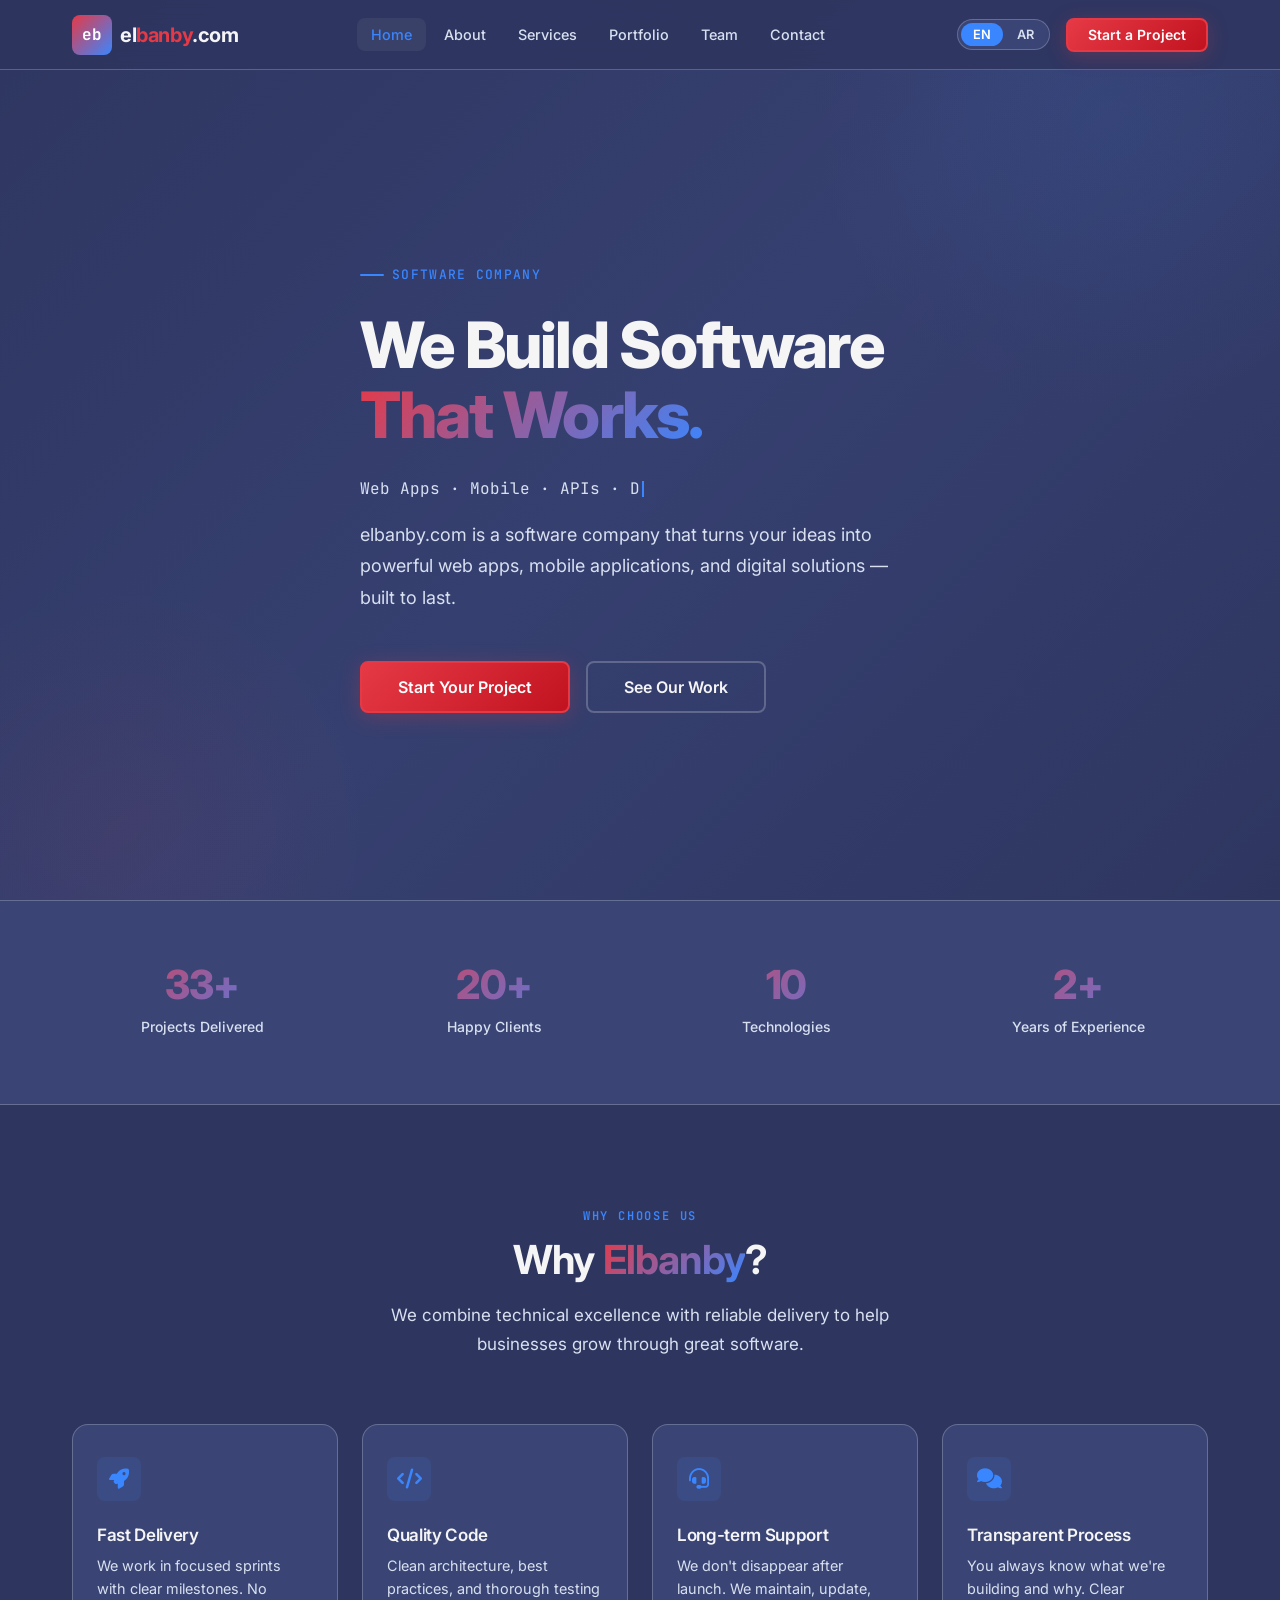
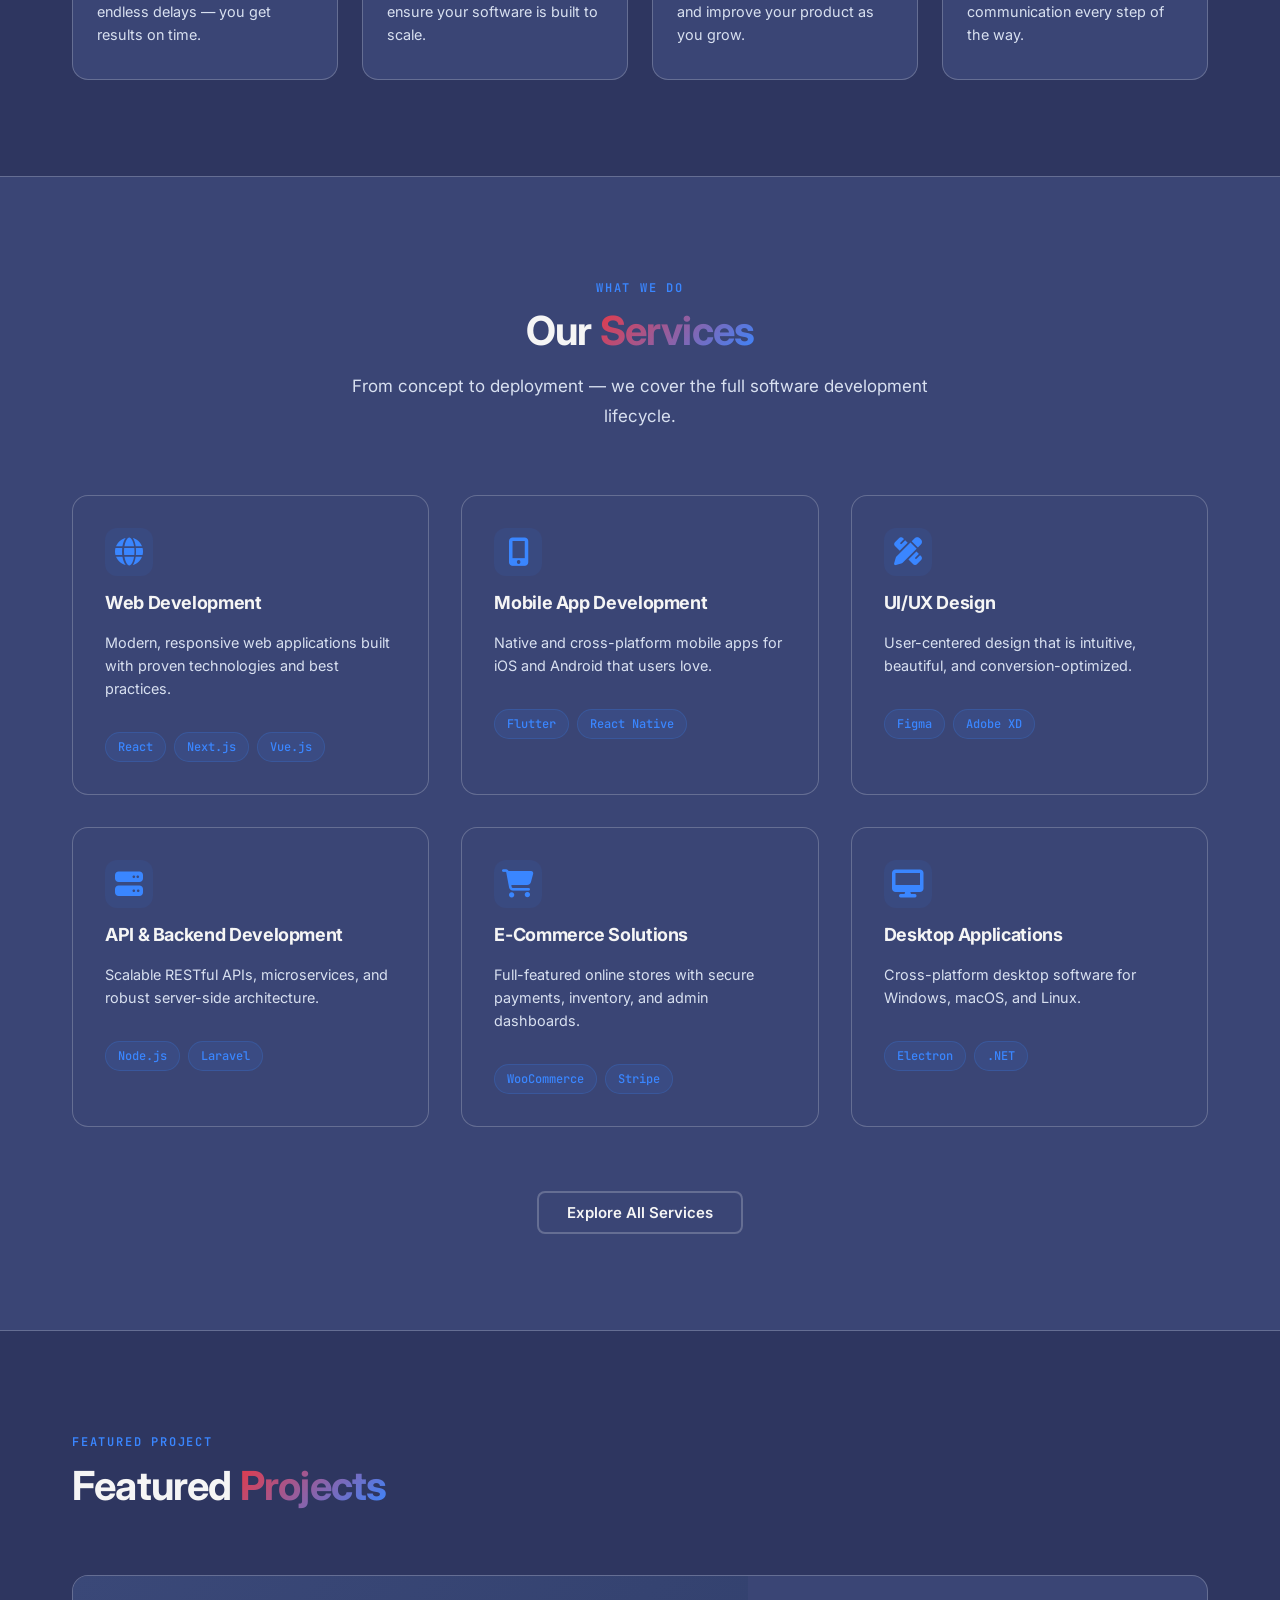
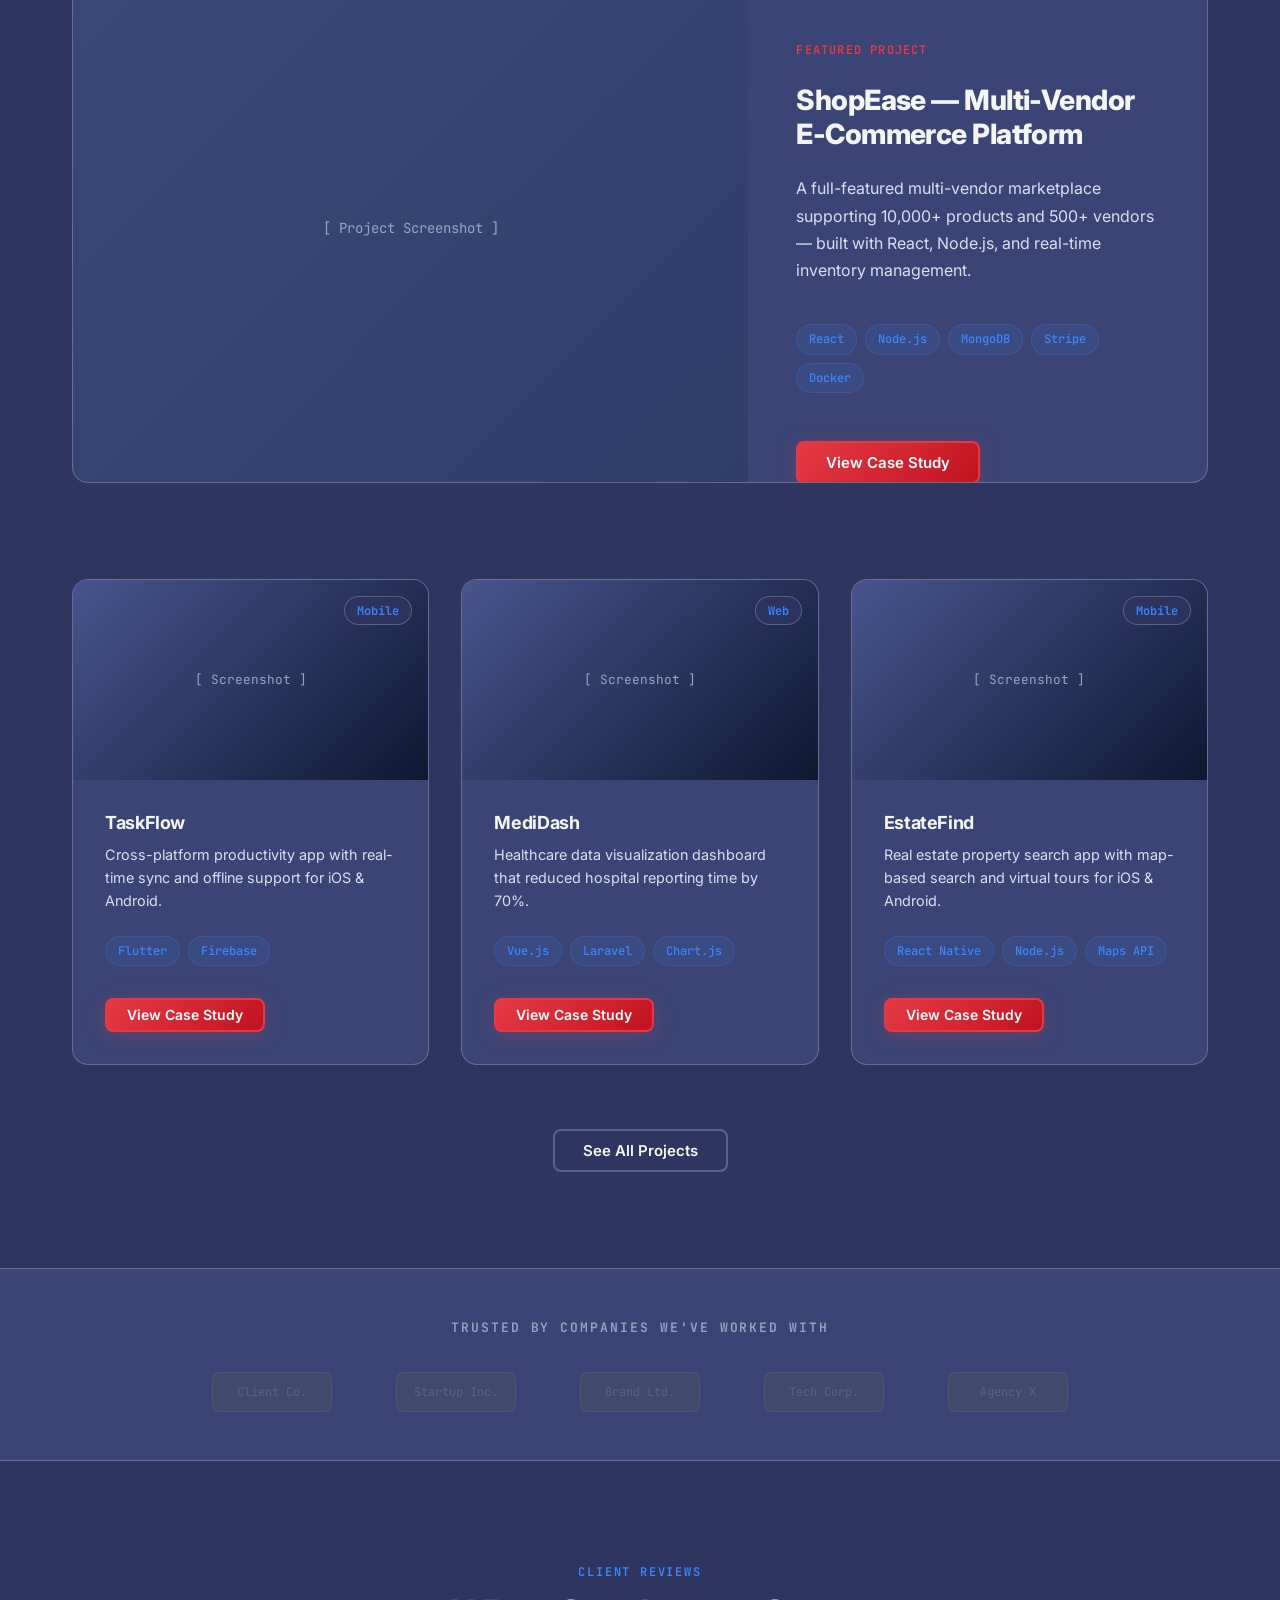
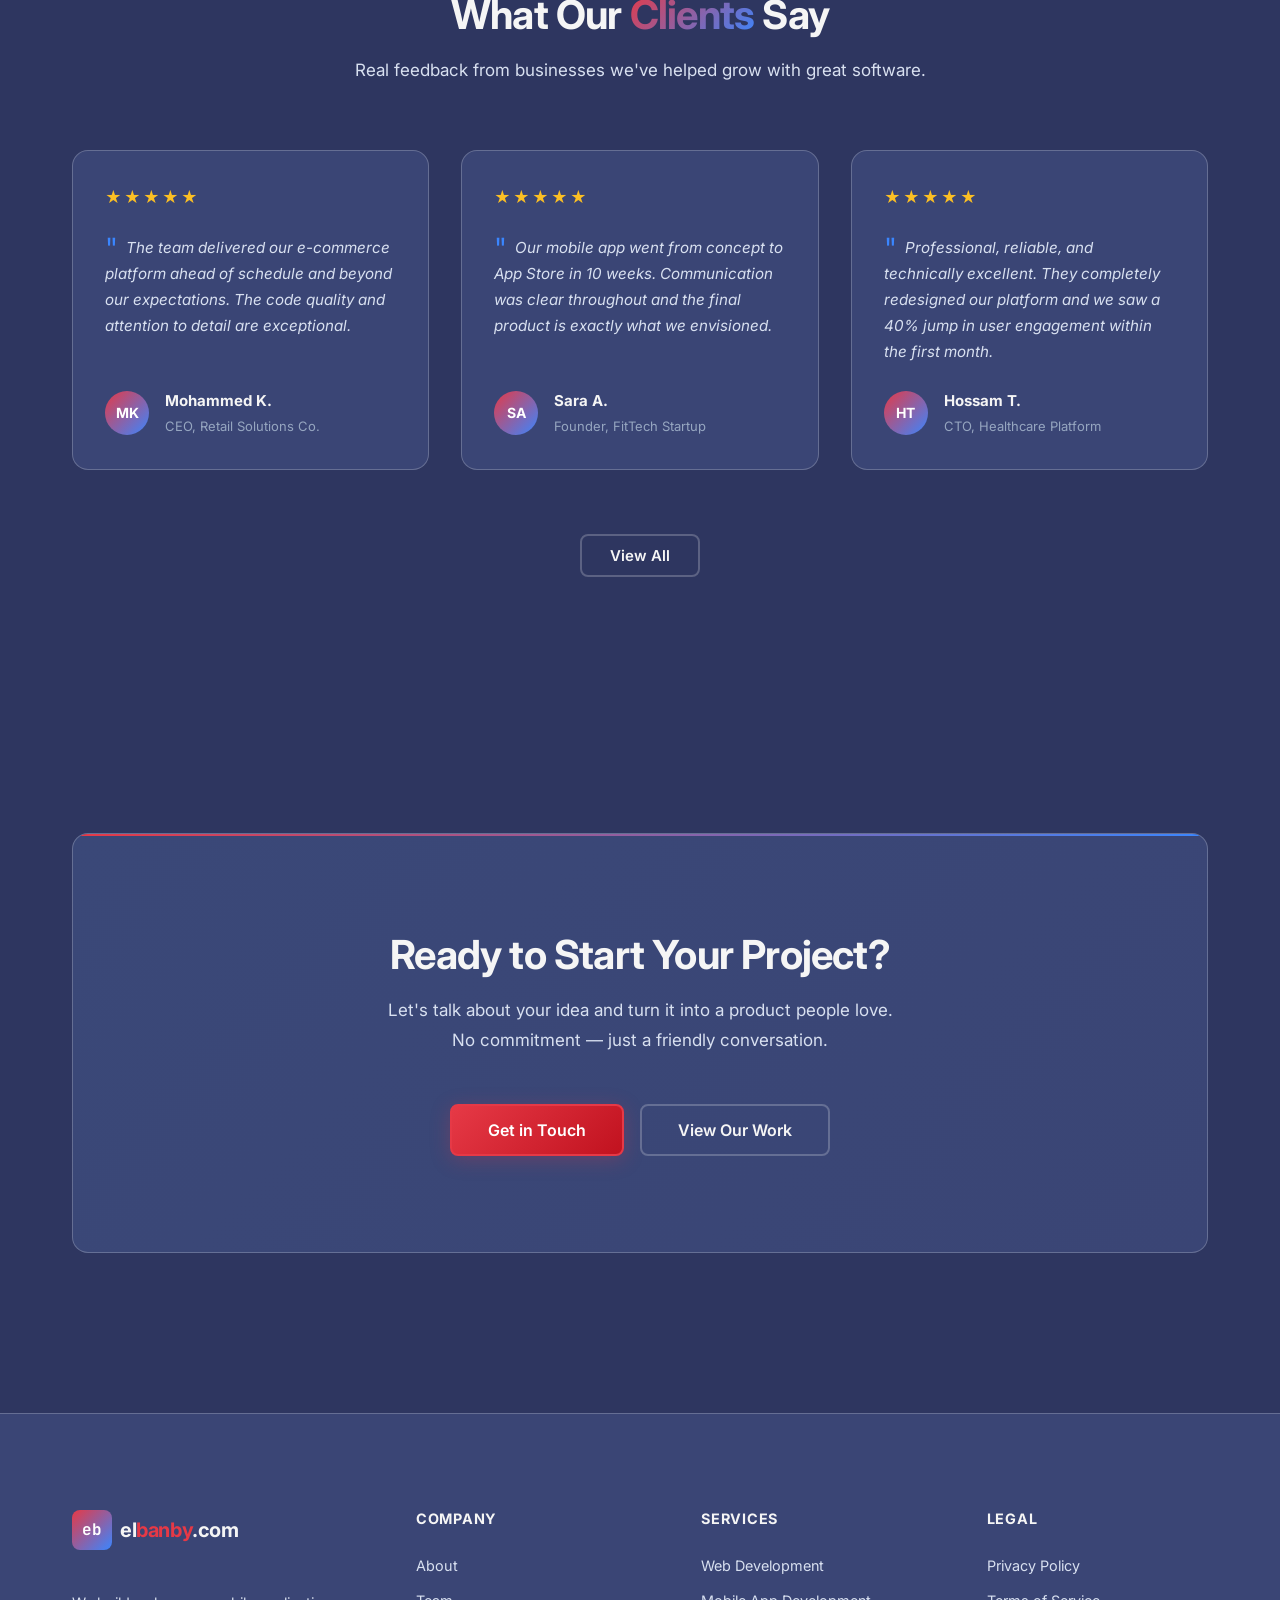
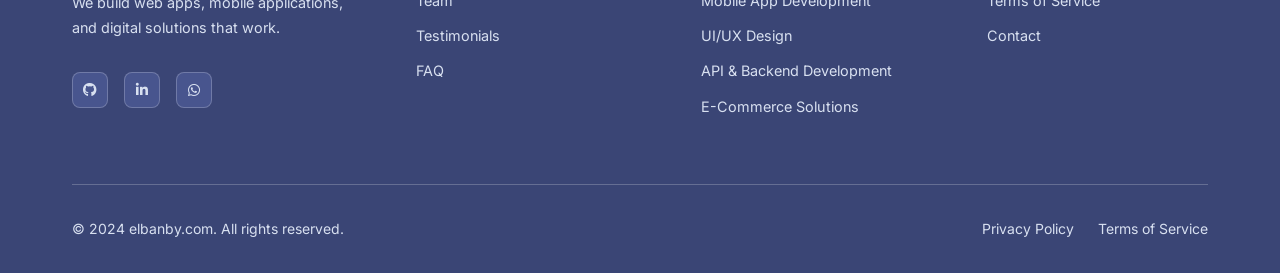
<file: index.html>
<!DOCTYPE html>
<html lang="en" dir="ltr">
<head>
  <meta charset="UTF-8">
  <meta name="viewport" content="width=device-width, initial-scale=1.0">
  <title>elbanby.com — Software Company | Program your Dreams</title>
  <meta name="description" content="elbanby.com is a software company that builds web applications, mobile apps, APIs, and desktop software. We turn your ideas into products people love.">

  <!-- Open Graph -->
  <meta property="og:title" content="elbanby.com — Software Company | Program your Dreams">
  <meta property="og:description" content="We build web apps, mobile applications, and digital solutions that work. Program your Dreams.">
  <meta property="og:image" content="https://elbanby.com/assets/og-image.png">
  <meta property="og:url" content="https://elbanby.com">
  <meta property="og:type" content="website">
  <meta property="og:site_name" content="elbanby.com">

  <!-- Twitter Card -->
  <meta name="twitter:card" content="summary_large_image">
  <meta name="twitter:title" content="elbanby.com — Software Company">
  <meta name="twitter:description" content="We build web apps, mobile applications, and digital solutions that work.">
  <meta name="twitter:image" content="https://elbanby.com/assets/og-image.png">

  <!-- Canonical -->
  <link rel="canonical" href="https://elbanby.com">

  <!-- Favicon & Manifest -->
  <link rel="icon" href="assets/favicon.ico" type="image/x-icon">
  <link rel="manifest" href="assets/site.webmanifest">

  <!-- Google Fonts preconnect -->
  <link rel="preconnect" href="https://fonts.googleapis.com">
  <link rel="preconnect" href="https://fonts.gstatic.com" crossorigin>

  <!-- Font Awesome -->
  <link rel="stylesheet" href="https://cdnjs.cloudflare.com/ajax/libs/font-awesome/6.5.1/css/all.min.css" crossorigin="anonymous" referrerpolicy="no-referrer">

  <!-- Main CSS -->
  <link rel="stylesheet" href="css/style.css">

  <!-- Schema Markup: Organization + WebSite -->
  <script type="application/ld+json">
  {
    "@context": "https://schema.org",
    "@graph": [
      {
        "@type": "Organization",
        "@id": "https://elbanby.com/#organization",
        "name": "elbanby.com",
        "url": "https://elbanby.com",
        "logo": "https://elbanby.com/assets/og-image.png",
        "description": "elbanby.com is a software company that builds web apps, mobile applications, APIs, e-commerce platforms, and desktop software.",
        "contactPoint": {
          "@type": "ContactPoint",
          "contactType": "customer service",
          "email": "info@elbanby.com",
          "availableLanguage": ["English", "Arabic"]
        },
        "sameAs": [
          "https://github.com/elbanby",
          "https://linkedin.com/company/elbanby"
        ]
      },
      {
        "@type": "WebSite",
        "@id": "https://elbanby.com/#website",
        "url": "https://elbanby.com",
        "name": "elbanby.com",
        "publisher": { "@id": "https://elbanby.com/#organization" }
      }
    ]
  }
  </script>

  <!-- Google Analytics — Replace G-XXXXXXXXXX with your actual GA4 Measurement ID -->
  <script async src="https://www.googletagmanager.com/gtag/js?id=G-XXXXXXXXXX"></script>
  <script>
    window.dataLayer = window.dataLayer || [];
    function gtag(){dataLayer.push(arguments);}
    gtag('js', new Date());
    gtag('config', 'G-XXXXXXXXXX');
  </script>
</head>
<body>

  <!-- Skip to content (accessibility) -->
  <a href="#main-content" class="skip-link">Skip to main content</a>

  <!-- ── Navbar ──────────────────────────────────────────── -->
  <header class="navbar" role="banner">
    <div class="navbar-inner">
      <a href="index.html" class="navbar-logo" aria-label="elbanby.com — Go to homepage">
        <div class="navbar-logo-img" aria-hidden="true">
          <!-- Replace inner content with: <img src="assets/logo.png" alt="" width="40" height="40"> -->
          eb
        </div>
        <span class="navbar-logo-text">el<span>banby</span>.com</span>
      </a>

      <nav aria-label="Main navigation">
        <ul class="nav-links" role="list">
          <li><a href="index.html" class="nav-link" data-i18n="nav.home">Home</a></li>
          <li><a href="about.html" class="nav-link" data-i18n="nav.about">About</a></li>
          <li><a href="services.html" class="nav-link" data-i18n="nav.services">Services</a></li>
          <li><a href="portfolio.html" class="nav-link" data-i18n="nav.portfolio">Portfolio</a></li>
          <li><a href="team.html" class="nav-link" data-i18n="nav.team">Team</a></li>
          <li><a href="contact.html" class="nav-link" data-i18n="nav.contact">Contact</a></li>
        </ul>
      </nav>

      <div class="nav-actions">
        <div class="lang-toggle" role="group" aria-label="Language selection">
          <button class="lang-btn active" data-lang="en" aria-pressed="true">EN</button>
          <button class="lang-btn" data-lang="ar" aria-pressed="false">AR</button>
        </div>
        <a href="contact.html" class="btn btn-primary btn-sm" data-i18n="nav.start_project">Start a Project</a>
        <button class="hamburger" id="hamburger" aria-label="Toggle navigation menu" aria-expanded="false" aria-controls="nav-mobile">
          <span></span><span></span><span></span>
        </button>
      </div>
    </div>
  </header>

  <!-- Mobile nav -->
  <nav id="nav-mobile" class="nav-mobile" aria-label="Mobile navigation">
    <a href="index.html" class="nav-link" data-i18n="nav.home">Home</a>
    <a href="about.html" class="nav-link" data-i18n="nav.about">About</a>
    <a href="services.html" class="nav-link" data-i18n="nav.services">Services</a>
    <a href="portfolio.html" class="nav-link" data-i18n="nav.portfolio">Portfolio</a>
    <a href="team.html" class="nav-link" data-i18n="nav.team">Team</a>
    <a href="contact.html" class="nav-link" data-i18n="nav.contact">Contact</a>
    <a href="contact.html" class="btn btn-primary btn-sm" style="margin-top:0.5rem;width:fit-content;" data-i18n="nav.start_project">Start a Project</a>
    <div class="lang-toggle" role="group" aria-label="Language selection" style="margin-top:0.75rem;">
      <button class="lang-btn active" data-lang="en" aria-pressed="true">EN</button>
      <button class="lang-btn" data-lang="ar" aria-pressed="false">AR</button>
    </div>
  </nav>

  <!-- ── Main ────────────────────────────────────────────── -->
  <main id="main-content">

    <!-- Hero -->
    <section class="hero" aria-labelledby="hero-heading">
      <div class="container">
        <div class="hero-content">
          <div class="hero-eyebrow" data-i18n="hero.eyebrow">Software Company</div>
          <h1 class="hero-title" id="hero-heading">
            <span data-i18n="hero.title_1">We Build Software</span><br>
            <span class="highlight" data-i18n="hero.title_2">That Works.</span>
          </h1>
          <p class="hero-subtitle" aria-live="polite">
            <span id="hero-typewriter"></span><span class="cursor" aria-hidden="true"></span>
          </p>
          <p class="hero-desc" data-i18n="hero.desc">
            elbanby.com is a software company that turns your ideas into powerful web apps, mobile applications, and digital solutions — built to last.
          </p>
          <div class="hero-cta">
            <a href="contact.html" class="btn btn-primary btn-lg" data-i18n="hero.cta_primary">Start Your Project</a>
            <a href="portfolio.html" class="btn btn-outline btn-lg" data-i18n="hero.cta_outline">See Our Work</a>
          </div>
        </div>
      </div>
    </section>

    <!-- Stats Bar -->
    <section class="stats-bar" aria-label="Company statistics">
      <div class="container">
        <div class="stats-grid">
          <div class="stat-item fade-in">
            <span class="stat-number" data-target="50" data-suffix="+">0</span>
            <span class="stat-label" data-i18n="stats.projects">Projects Delivered</span>
          </div>
          <div class="stat-item fade-in fade-in-delay-1">
            <span class="stat-number" data-target="30" data-suffix="+">0</span>
            <span class="stat-label" data-i18n="stats.clients">Happy Clients</span>
          </div>
          <div class="stat-item fade-in fade-in-delay-2">
            <span class="stat-number" data-target="15" data-suffix="">0</span>
            <span class="stat-label" data-i18n="stats.technologies">Technologies</span>
          </div>
          <div class="stat-item fade-in fade-in-delay-3">
            <span class="stat-number" data-target="3" data-suffix="+">0</span>
            <span class="stat-label" data-i18n="stats.years">Years of Experience</span>
          </div>
        </div>
      </div>
    </section>

    <!-- Why Elbanby -->
    <section class="section" aria-labelledby="why-heading">
      <div class="container">
        <div class="section-header centered fade-in">
          <span class="section-label" data-i18n="why.label">Why choose us</span>
          <h2 class="section-title" id="why-heading" data-i18n="why.title">Why <span>Elbanby</span>?</h2>
          <p class="section-desc" data-i18n="why.desc">We combine technical excellence with reliable delivery to help businesses grow through great software.</p>
        </div>
        <div class="why-grid">
          <div class="why-card fade-in">
            <div class="why-icon" aria-hidden="true"><i class="fas fa-rocket"></i></div>
            <h3 class="why-title" data-i18n="why.card1.title">Fast Delivery</h3>
            <p class="why-desc" data-i18n="why.card1.desc">We work in focused sprints with clear milestones. No endless delays — you get results on time.</p>
          </div>
          <div class="why-card fade-in fade-in-delay-1">
            <div class="why-icon" aria-hidden="true"><i class="fas fa-code"></i></div>
            <h3 class="why-title" data-i18n="why.card2.title">Quality Code</h3>
            <p class="why-desc" data-i18n="why.card2.desc">Clean architecture, best practices, and thorough testing ensure your software is built to scale.</p>
          </div>
          <div class="why-card fade-in fade-in-delay-2">
            <div class="why-icon" aria-hidden="true"><i class="fas fa-headset"></i></div>
            <h3 class="why-title" data-i18n="why.card3.title">Long-term Support</h3>
            <p class="why-desc" data-i18n="why.card3.desc">We don't disappear after launch. We maintain, update, and improve your product as you grow.</p>
          </div>
          <div class="why-card fade-in fade-in-delay-3">
            <div class="why-icon" aria-hidden="true"><i class="fas fa-comments"></i></div>
            <h3 class="why-title" data-i18n="why.card4.title">Transparent Process</h3>
            <p class="why-desc" data-i18n="why.card4.desc">You always know what we're building and why. Clear communication every step of the way.</p>
          </div>
        </div>
      </div>
    </section>

    <!-- Services Preview -->
    <section class="section" style="background:var(--color-bg-card);border-top:1px solid var(--color-border);border-bottom:1px solid var(--color-border);" aria-labelledby="services-heading">
      <div class="container">
        <div class="section-header centered fade-in">
          <span class="section-label" data-i18n="services.label">What we do</span>
          <h2 class="section-title" id="services-heading" data-i18n="services.title">Our <span>Services</span></h2>
          <p class="section-desc" data-i18n="services.desc">From concept to deployment — we cover the full software development lifecycle.</p>
        </div>
        <div class="services-grid">
          <article class="service-card fade-in">
            <div class="service-icon" aria-hidden="true"><i class="fas fa-globe"></i></div>
            <h3 class="service-title" data-i18n="services.web.title">Web Development</h3>
            <p class="service-desc" data-i18n="services.web.desc">Modern, responsive web applications built with proven technologies and best practices.</p>
            <div class="tags-list"><span class="tag-badge">React</span><span class="tag-badge">Next.js</span><span class="tag-badge">Vue.js</span></div>
          </article>
          <article class="service-card fade-in fade-in-delay-1">
            <div class="service-icon" aria-hidden="true"><i class="fas fa-mobile-alt"></i></div>
            <h3 class="service-title" data-i18n="services.mobile.title">Mobile App Development</h3>
            <p class="service-desc" data-i18n="services.mobile.desc">Native and cross-platform mobile apps for iOS and Android that users love.</p>
            <div class="tags-list"><span class="tag-badge">Flutter</span><span class="tag-badge">React Native</span></div>
          </article>
          <article class="service-card fade-in fade-in-delay-2">
            <div class="service-icon" aria-hidden="true"><i class="fas fa-pen-ruler"></i></div>
            <h3 class="service-title" data-i18n="services.uiux.title">UI/UX Design</h3>
            <p class="service-desc" data-i18n="services.uiux.desc">User-centered design that is intuitive, beautiful, and conversion-optimized.</p>
            <div class="tags-list"><span class="tag-badge">Figma</span><span class="tag-badge">Adobe XD</span></div>
          </article>
          <article class="service-card fade-in">
            <div class="service-icon" aria-hidden="true"><i class="fas fa-server"></i></div>
            <h3 class="service-title" data-i18n="services.api.title">API & Backend Development</h3>
            <p class="service-desc" data-i18n="services.api.desc">Scalable RESTful APIs, microservices, and robust server-side architecture.</p>
            <div class="tags-list"><span class="tag-badge">Node.js</span><span class="tag-badge">Laravel</span></div>
          </article>
          <article class="service-card fade-in fade-in-delay-1">
            <div class="service-icon" aria-hidden="true"><i class="fas fa-shopping-cart"></i></div>
            <h3 class="service-title" data-i18n="services.ecommerce.title">E-Commerce Solutions</h3>
            <p class="service-desc" data-i18n="services.ecommerce.desc">Full-featured online stores with secure payments, inventory, and admin dashboards.</p>
            <div class="tags-list"><span class="tag-badge">WooCommerce</span><span class="tag-badge">Stripe</span></div>
          </article>
          <article class="service-card fade-in fade-in-delay-2">
            <div class="service-icon" aria-hidden="true"><i class="fas fa-desktop"></i></div>
            <h3 class="service-title" data-i18n="services.desktop.title">Desktop Applications</h3>
            <p class="service-desc" data-i18n="services.desktop.desc">Cross-platform desktop software for Windows, macOS, and Linux.</p>
            <div class="tags-list"><span class="tag-badge">Electron</span><span class="tag-badge">.NET</span></div>
          </article>
        </div>
        <div class="section-cta fade-in">
          <a href="services.html" class="btn btn-outline" data-i18n="services.cta">Explore All Services</a>
        </div>
      </div>
    </section>

    <!-- Featured Project -->
    <section class="section" aria-labelledby="featured-heading">
      <div class="container">
        <div class="section-header fade-in">
          <span class="section-label" data-i18n="portfolio.featured">Featured Project</span>
          <h2 class="section-title" id="featured-heading" data-i18n="portfolio.title">Featured <span>Projects</span></h2>
        </div>

        <article class="featured-project fade-in"
          data-title="ShopEase — Multi-Vendor E-Commerce Platform"
          data-category="Web"
          data-desc="A full-featured multi-vendor e-commerce marketplace built from the ground up, supporting thousands of products and hundreds of vendors with real-time inventory management."
          data-problem="Our client needed a scalable marketplace platform that could support multiple vendors, real-time inventory updates, and secure payment processing — all without the limitations of off-the-shelf solutions."
          data-solution="We built a React SPA powered by a Node.js/Express API with MongoDB for flexible product data. Stripe handled payments, Redis managed caching, and a custom vendor admin panel gave full control."
          data-results="10,000+ active product listings, 500+ registered vendors, 99.9% uptime since launch, and a 40% reduction in cart abandonment compared to the client's previous platform."
          data-tech="React, Node.js, MongoDB, Redis, Stripe, AWS S3, Docker">
          <div class="featured-thumb" role="img" aria-label="ShopEase platform screenshot placeholder">
            <!-- Replace with: <img src="assets/projects/shopease.jpg" alt="ShopEase multi-vendor e-commerce platform" width="600" height="450" loading="lazy"> -->
            <span style="font-family:var(--font-mono);font-size:0.875rem;color:var(--color-text-faint);">[ Project Screenshot ]</span>
          </div>
          <div class="featured-body">
            <span class="featured-label" data-i18n="portfolio.featured">Featured Project</span>
            <h3 class="featured-title">ShopEase — Multi-Vendor E-Commerce Platform</h3>
            <p class="featured-desc">A full-featured multi-vendor marketplace supporting 10,000+ products and 500+ vendors — built with React, Node.js, and real-time inventory management.</p>
            <div class="tags-list">
              <span class="tag-badge">React</span>
              <span class="tag-badge">Node.js</span>
              <span class="tag-badge">MongoDB</span>
              <span class="tag-badge">Stripe</span>
              <span class="tag-badge">Docker</span>
            </div>
            <div class="featured-actions" style="margin-top:1.5rem;">
              <button class="btn btn-primary open-modal-btn" data-i18n="portfolio.view_study">View Case Study</button>
              <a href="portfolio.html" class="btn btn-outline" data-i18n="portfolio.cta">See All Projects</a>
            </div>
          </div>
        </article>
      </div>
    </section>

    <!-- Portfolio Preview -->
    <section class="section" style="padding-top:0;" aria-label="More projects">
      <div class="container">
        <div class="projects-grid">
          <!-- TaskFlow -->
          <article class="project-card fade-in"
            data-category="mobile"
            data-title="TaskFlow — Team Productivity App"
            data-desc="A cross-platform task and project management app for iOS and Android, featuring real-time collaboration and offline support."
            data-problem="Teams needed a simple but powerful task tracker that worked seamlessly across devices with or without an internet connection."
            data-solution="Built with Flutter for cross-platform performance and Firebase for real-time sync and offline data persistence."
            data-results="4.8-star rating on App Store, 4.7 on Google Play, 20,000+ active downloads in the first 6 months after launch."
            data-tech="Flutter, Dart, Firebase, Cloud Firestore">
            <div class="project-thumb" role="img" aria-label="TaskFlow app screenshot placeholder">
              <span class="project-category" aria-label="Category: Mobile">Mobile</span>
              <!-- Replace with: <img src="assets/projects/taskflow.jpg" alt="TaskFlow productivity app" width="400" height="225" loading="lazy"> -->
              <span style="font-family:var(--font-mono);font-size:0.8rem;color:var(--color-text-faint);">[ Screenshot ]</span>
            </div>
            <div class="project-body">
              <h3 class="project-title">TaskFlow</h3>
              <p class="project-desc">Cross-platform productivity app with real-time sync and offline support for iOS & Android.</p>
              <div class="tags-list"><span class="tag-badge">Flutter</span><span class="tag-badge">Firebase</span></div>
              <div class="project-footer">
                <button class="btn btn-sm btn-primary open-modal-btn" data-i18n="portfolio.view_study">View Case Study</button>
              </div>
            </div>
          </article>

          <!-- MediDash -->
          <article class="project-card fade-in fade-in-delay-1"
            data-category="web"
            data-title="MediDash — Healthcare Dashboard"
            data-desc="A medical data visualization platform giving hospital administrators real-time insight into patient flow, resource utilization, and operational metrics."
            data-problem="A hospital network needed a unified dashboard to replace scattered spreadsheets and manual reporting that cost hours of staff time every week."
            data-solution="Built a Vue.js dashboard with a Laravel API backend and MySQL. Used Chart.js for interactive visualizations with data refreshing every 30 seconds."
            data-results="Reporting time reduced by 70%, deployed across 4 hospital locations, and approved by the hospital IT governance committee."
            data-tech="Vue.js, Laravel, MySQL, Chart.js, Socket.io">
            <div class="project-thumb" role="img" aria-label="MediDash dashboard screenshot placeholder">
              <span class="project-category" aria-label="Category: Web">Web</span>
              <!-- Replace with: <img src="assets/projects/medidash.jpg" alt="MediDash healthcare dashboard" width="400" height="225" loading="lazy"> -->
              <span style="font-family:var(--font-mono);font-size:0.8rem;color:var(--color-text-faint);">[ Screenshot ]</span>
            </div>
            <div class="project-body">
              <h3 class="project-title">MediDash</h3>
              <p class="project-desc">Healthcare data visualization dashboard that reduced hospital reporting time by 70%.</p>
              <div class="tags-list"><span class="tag-badge">Vue.js</span><span class="tag-badge">Laravel</span><span class="tag-badge">Chart.js</span></div>
              <div class="project-footer">
                <button class="btn btn-sm btn-primary open-modal-btn" data-i18n="portfolio.view_study">View Case Study</button>
              </div>
            </div>
          </article>

          <!-- EstateFind -->
          <article class="project-card fade-in fade-in-delay-2"
            data-category="mobile"
            data-title="EstateFind — Property Search App"
            data-desc="A real estate listing and search application for iOS and Android, featuring map-based search, virtual tours, and mortgage calculators."
            data-problem="A regional real estate agency needed a mobile app to replace their outdated website and give clients a modern property search experience."
            data-solution="Built with React Native for cross-platform deployment, Google Maps for location search, and a Node.js backend for listing data and filtering."
            data-results="5,000+ active property listings, 8,000+ registered users, and a 35% increase in qualified leads for the agency."
            data-tech="React Native, Node.js, PostgreSQL, Google Maps API">
            <div class="project-thumb" role="img" aria-label="EstateFind app screenshot placeholder">
              <span class="project-category" aria-label="Category: Mobile">Mobile</span>
              <!-- Replace with: <img src="assets/projects/estatefind.jpg" alt="EstateFind property search app" width="400" height="225" loading="lazy"> -->
              <span style="font-family:var(--font-mono);font-size:0.8rem;color:var(--color-text-faint);">[ Screenshot ]</span>
            </div>
            <div class="project-body">
              <h3 class="project-title">EstateFind</h3>
              <p class="project-desc">Real estate property search app with map-based search and virtual tours for iOS & Android.</p>
              <div class="tags-list"><span class="tag-badge">React Native</span><span class="tag-badge">Node.js</span><span class="tag-badge">Maps API</span></div>
              <div class="project-footer">
                <button class="btn btn-sm btn-primary open-modal-btn" data-i18n="portfolio.view_study">View Case Study</button>
              </div>
            </div>
          </article>
        </div>
        <div class="section-cta fade-in">
          <a href="portfolio.html" class="btn btn-outline" data-i18n="portfolio.cta">See All Projects</a>
        </div>
      </div>
    </section>

    <!-- Client Logos -->
    <div class="logos-section">
      <div class="container">
        <p class="logos-label" data-i18n="logos.label">Trusted by companies we've worked with</p>
        <div class="logos-grid">
          <!-- Replace these with actual client logos -->
          <div class="logo-item"><div class="logo-placeholder">Client Co.</div></div>
          <div class="logo-item"><div class="logo-placeholder">Startup Inc.</div></div>
          <div class="logo-item"><div class="logo-placeholder">Brand Ltd.</div></div>
          <div class="logo-item"><div class="logo-placeholder">Tech Corp.</div></div>
          <div class="logo-item"><div class="logo-placeholder">Agency X</div></div>
        </div>
      </div>
    </div>

    <!-- Testimonials -->
    <section class="section" aria-labelledby="testimonials-heading">
      <div class="container">
        <div class="section-header centered fade-in">
          <span class="section-label" data-i18n="testimonials.label">Client reviews</span>
          <h2 class="section-title" id="testimonials-heading" data-i18n="testimonials.title">What Our <span>Clients</span> Say</h2>
          <p class="section-desc" data-i18n="testimonials.desc">Real feedback from businesses we've helped grow with great software.</p>
        </div>
        <div class="testimonials-grid">
          <article class="testimonial-card fade-in">
            <p class="testimonial-stars" aria-label="5 out of 5 stars" aria-hidden="false">★★★★★</p>
            <blockquote class="testimonial-quote">
              The team delivered our e-commerce platform ahead of schedule and beyond our expectations. The code quality and attention to detail are exceptional.
            </blockquote>
            <div class="testimonial-author">
              <div class="testimonial-avatar" aria-hidden="true">MK</div>
              <div>
                <p class="testimonial-name">Mohammed K.</p>
                <p class="testimonial-meta">CEO, Retail Solutions Co.</p>
              </div>
            </div>
          </article>
          <article class="testimonial-card fade-in fade-in-delay-1">
            <p class="testimonial-stars" aria-label="5 out of 5 stars">★★★★★</p>
            <blockquote class="testimonial-quote">
              Our mobile app went from concept to App Store in 10 weeks. Communication was clear throughout and the final product is exactly what we envisioned.
            </blockquote>
            <div class="testimonial-author">
              <div class="testimonial-avatar" aria-hidden="true">SA</div>
              <div>
                <p class="testimonial-name">Sara A.</p>
                <p class="testimonial-meta">Founder, FitTech Startup</p>
              </div>
            </div>
          </article>
          <article class="testimonial-card fade-in fade-in-delay-2">
            <p class="testimonial-stars" aria-label="5 out of 5 stars">★★★★★</p>
            <blockquote class="testimonial-quote">
              Professional, reliable, and technically excellent. They completely redesigned our platform and we saw a 40% jump in user engagement within the first month.
            </blockquote>
            <div class="testimonial-author">
              <div class="testimonial-avatar" aria-hidden="true">HT</div>
              <div>
                <p class="testimonial-name">Hossam T.</p>
                <p class="testimonial-meta">CTO, Healthcare Platform</p>
              </div>
            </div>
          </article>
        </div>
        <div class="section-cta fade-in">
          <a href="testimonials.html" class="btn btn-outline" data-i18n="common.view_all">View All Reviews</a>
        </div>
      </div>
    </section>

    <!-- CTA Banner -->
    <section class="section-sm" aria-label="Call to action">
      <div class="container">
        <div class="cta-banner fade-in">
          <h2 data-i18n="cta.title">Ready to Start Your Project?</h2>
          <p data-i18n="cta.desc">Let's talk about your idea and turn it into a product people love. No commitment — just a friendly conversation.</p>
          <div class="btn-group">
            <a href="contact.html" class="btn btn-primary btn-lg" data-i18n="cta.btn">Get in Touch</a>
            <a href="portfolio.html" class="btn btn-outline btn-lg" data-i18n="cta.btn_alt">View Our Work</a>
          </div>
        </div>
      </div>
    </section>

  </main>

  <!-- ── Footer ──────────────────────────────────────────── -->
  <footer class="footer" role="contentinfo">
    <div class="container">
      <div class="footer-grid">
        <div class="footer-brand">
          <a href="index.html" class="navbar-logo" style="display:inline-flex;margin-bottom:1rem;" aria-label="elbanby.com — Home">
            <div class="navbar-logo-img" aria-hidden="true">eb</div>
            <span class="navbar-logo-text">el<span>banby</span>.com</span>
          </a>
          <p data-i18n="footer.desc">We build web apps, mobile applications, and digital solutions that work.</p>
          <div class="footer-social" style="margin-top:1.25rem;">
            <a href="https://github.com/elbanby" class="footer-social-link" aria-label="elbanby on GitHub" target="_blank" rel="noopener noreferrer"><i class="fab fa-github" aria-hidden="true"></i></a>
            <a href="https://linkedin.com/company/elbanby" class="footer-social-link" aria-label="elbanby on LinkedIn" target="_blank" rel="noopener noreferrer"><i class="fab fa-linkedin-in" aria-hidden="true"></i></a>
            <a href="https://wa.me/00000000000" class="footer-social-link" aria-label="Contact elbanby on WhatsApp" target="_blank" rel="noopener noreferrer"><i class="fab fa-whatsapp" aria-hidden="true"></i></a>
          </div>
        </div>
        <div>
          <h3 class="footer-col-title" data-i18n="footer.col.company">Company</h3>
          <ul class="footer-links" role="list">
            <li><a href="about.html" data-i18n="nav.about">About</a></li>
            <li><a href="team.html" data-i18n="nav.team">Team</a></li>
            <li><a href="testimonials.html" data-i18n="nav.testimonials">Testimonials</a></li>
            <li><a href="faq.html" data-i18n="nav.faq">FAQ</a></li>
          </ul>
        </div>
        <div>
          <h3 class="footer-col-title" data-i18n="footer.col.services">Services</h3>
          <ul class="footer-links" role="list">
            <li><a href="services.html" data-i18n="services.web.title">Web Development</a></li>
            <li><a href="services.html" data-i18n="services.mobile.title">Mobile App Development</a></li>
            <li><a href="services.html" data-i18n="services.uiux.title">UI/UX Design</a></li>
            <li><a href="services.html" data-i18n="services.api.title">API & Backend Development</a></li>
            <li><a href="services.html" data-i18n="services.ecommerce.title">E-Commerce Solutions</a></li>
          </ul>
        </div>
        <div>
          <h3 class="footer-col-title" data-i18n="footer.col.legal">Legal</h3>
          <ul class="footer-links" role="list">
            <li><a href="privacy.html" data-i18n="privacy.page_title">Privacy Policy</a></li>
            <li><a href="terms.html" data-i18n="terms.page_title">Terms of Service</a></li>
            <li><a href="contact.html" data-i18n="nav.contact">Contact</a></li>
          </ul>
        </div>
      </div>
      <div class="footer-bottom">
        <p data-i18n="footer.copyright">© 2024 elbanby.com. All rights reserved.</p>
        <div class="footer-legal">
          <a href="privacy.html" data-i18n="privacy.page_title">Privacy Policy</a>
          <a href="terms.html" data-i18n="terms.page_title">Terms of Service</a>
        </div>
      </div>
    </div>
  </footer>

  <!-- Floating WhatsApp Button -->
  <a href="https://wa.me/00000000000"
     id="whatsapp-float"
     class="whatsapp-float"
     target="_blank"
     rel="noopener noreferrer"
     aria-label="Contact us on WhatsApp"
     data-i18n-aria-label="whatsapp.aria">
    <i class="fab fa-whatsapp" aria-hidden="true"></i>
    <span data-i18n="whatsapp.label">Chat on WhatsApp</span>
  </a>

  <!-- Case Study Modal -->
  <div id="modal-overlay" class="modal-overlay" role="dialog" aria-modal="true" aria-labelledby="modal-title">
    <div class="modal-box">
      <button class="modal-close" id="modal-close" aria-label="Close modal" data-i18n-aria-label="modal.close">
        <i class="fas fa-times" aria-hidden="true"></i>
      </button>
      <div id="modal-thumb" class="modal-thumb" aria-hidden="true">[ Project Screenshot ]</div>
      <div class="modal-body">
        <p class="modal-category" id="modal-category"></p>
        <h2 class="modal-title" id="modal-title"></h2>
        <p class="modal-desc" id="modal-desc"></p>
        <div class="modal-sections">
          <div>
            <p class="modal-section-title" data-i18n="modal.problem">The Challenge</p>
            <p class="modal-section-text" id="modal-problem"></p>
          </div>
          <div>
            <p class="modal-section-title" data-i18n="modal.solution">Our Solution</p>
            <p class="modal-section-text" id="modal-solution"></p>
          </div>
          <div>
            <p class="modal-section-title" data-i18n="modal.results">Results</p>
            <p class="modal-section-text" id="modal-results"></p>
          </div>
        </div>
        <p class="modal-section-title" style="margin-bottom:0.75rem;" data-i18n="modal.tech">Technologies Used</p>
        <div class="tags-list" id="modal-tech" style="margin-top:0;margin-bottom:1.5rem;"></div>
        <div class="modal-actions">
          <a id="modal-live" href="#" class="btn btn-primary" target="_blank" rel="noopener noreferrer" data-i18n="portfolio.live">Live Demo</a>
          <a id="modal-github" href="#" class="btn btn-outline" target="_blank" rel="noopener noreferrer" data-i18n="portfolio.github">GitHub</a>
        </div>
      </div>
    </div>
  </div>

  <!-- Scripts -->
  <script src="js/lang.js" defer></script>
  <script src="js/main.js" defer></script>
  <script src="js/typewriter.js" defer></script>
</body>
</html>
</file>
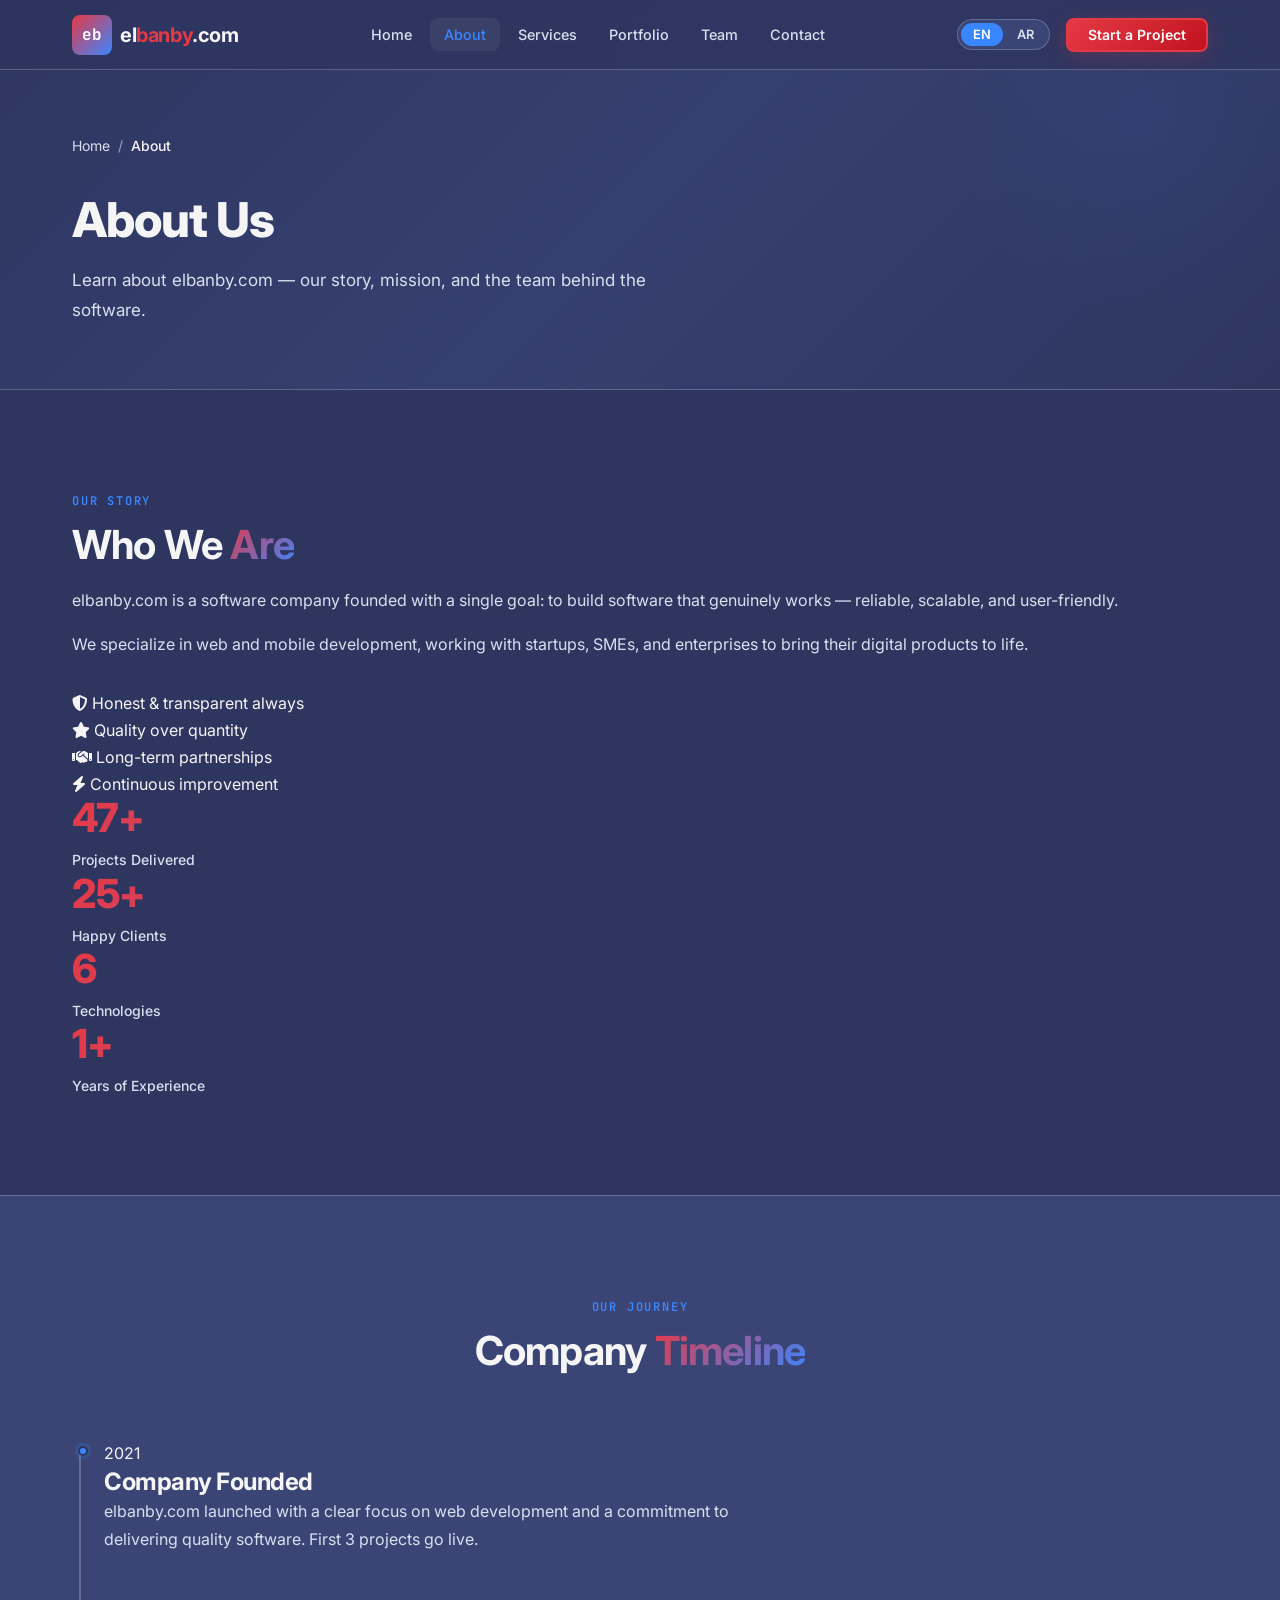
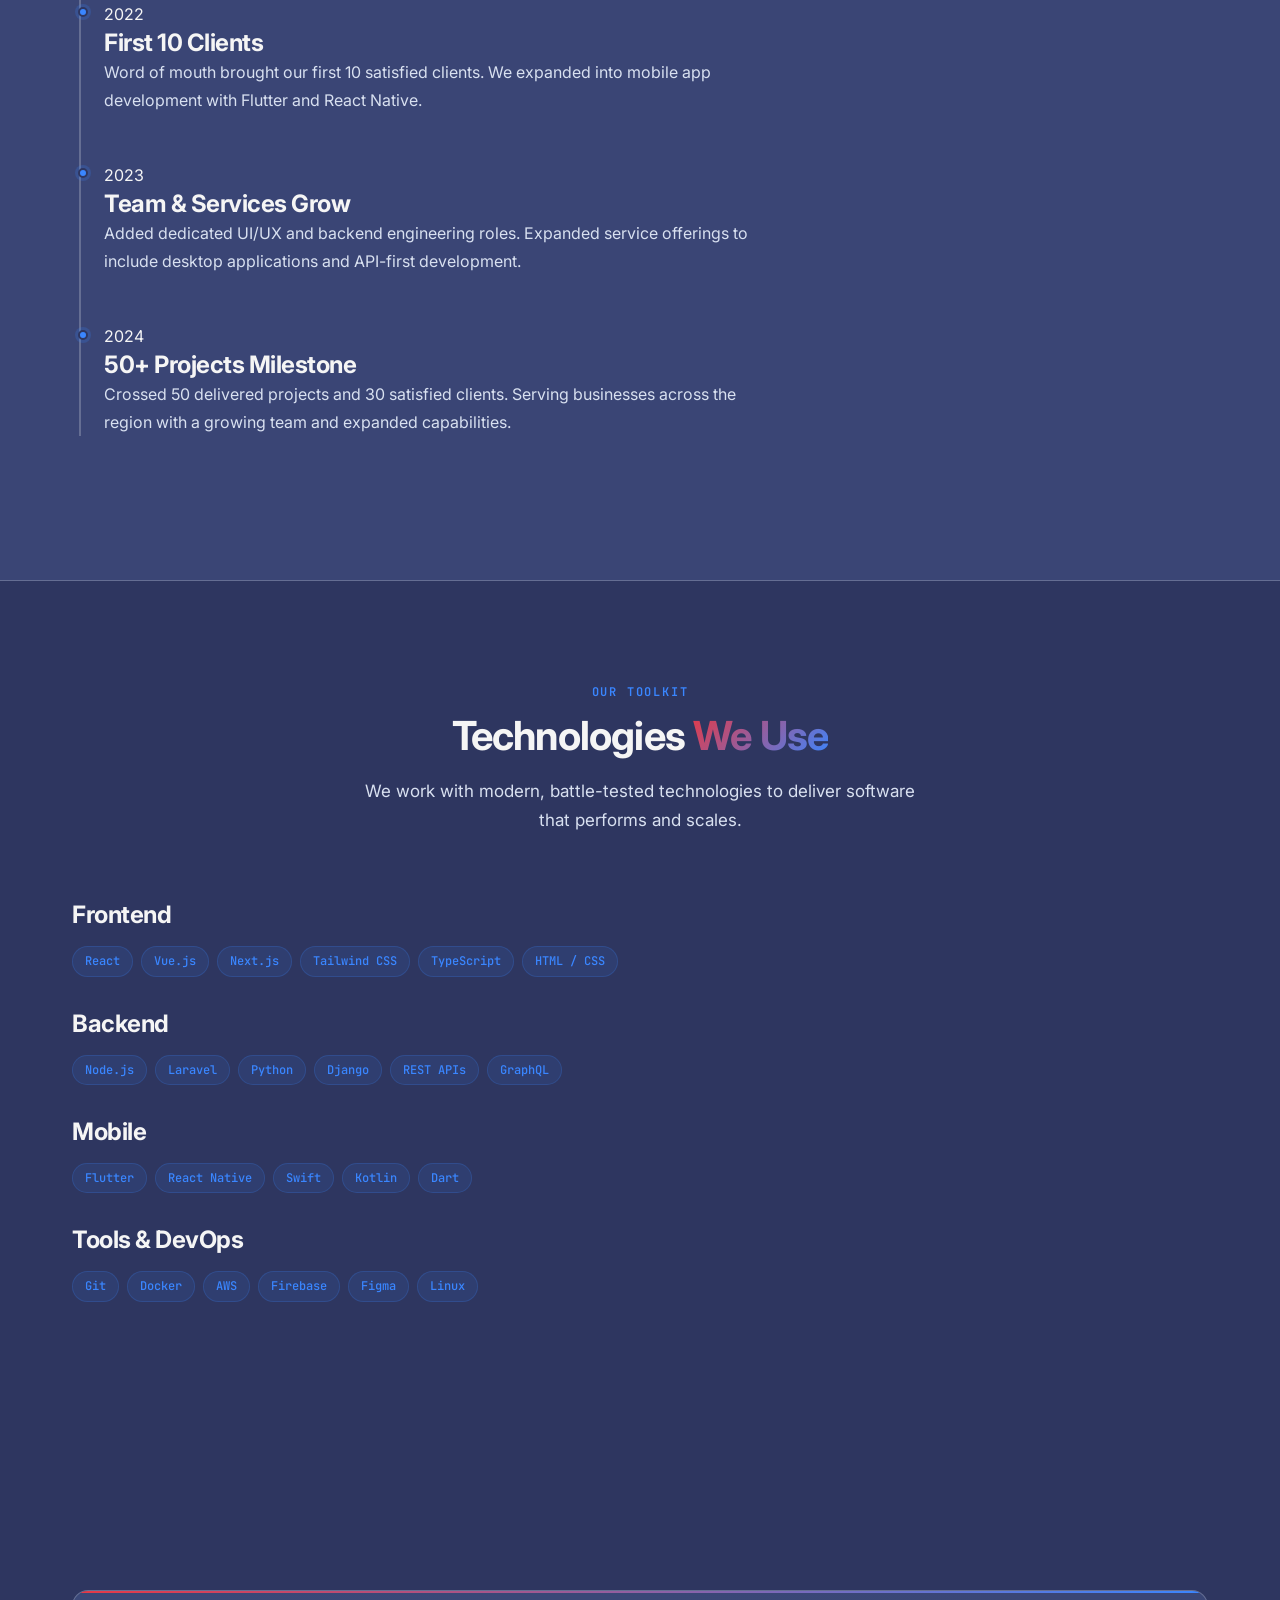
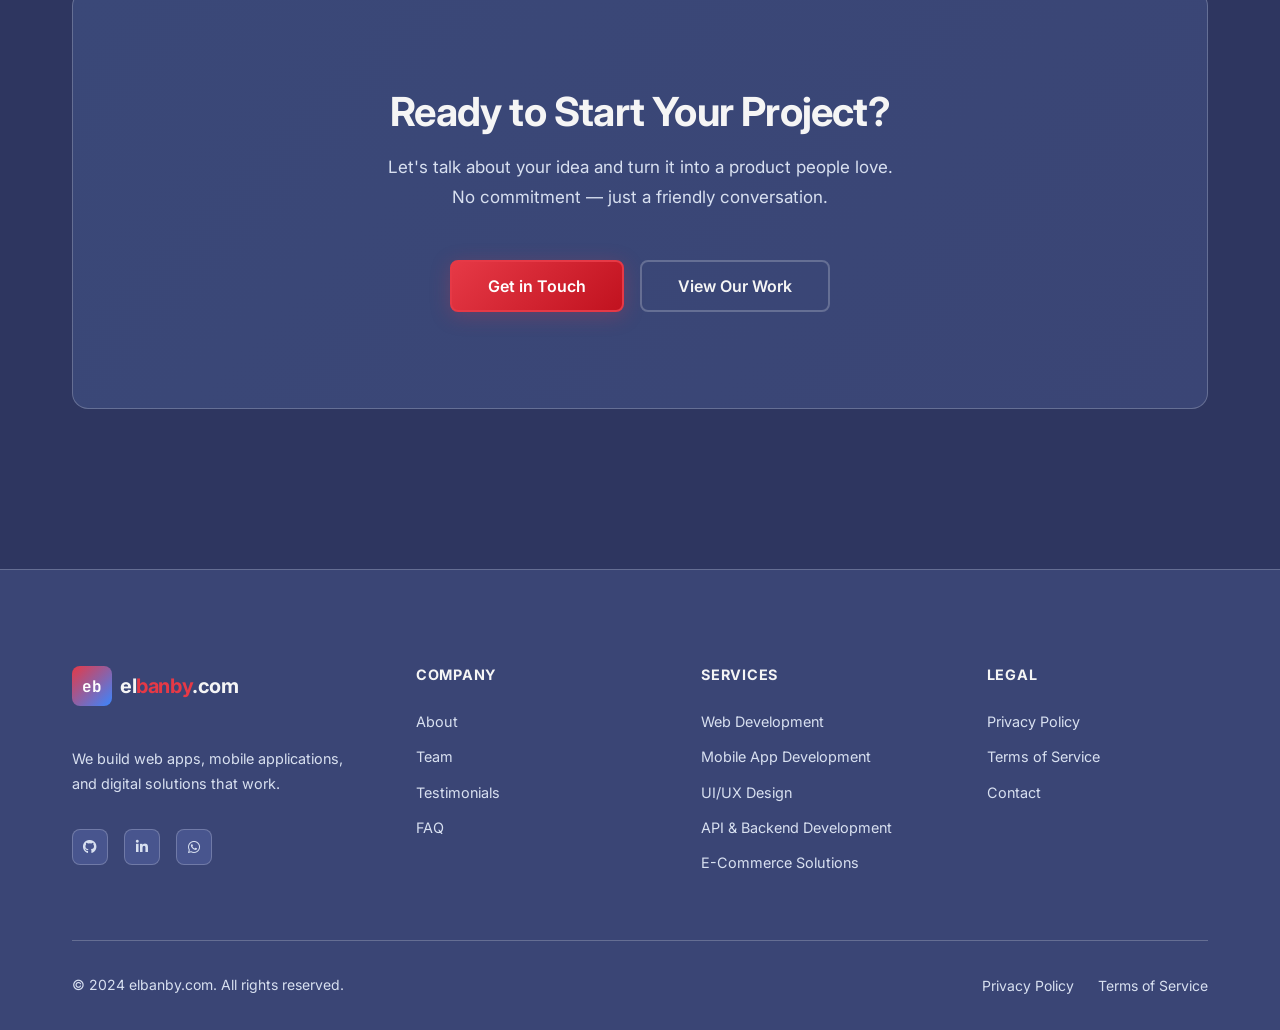
<file: about.html>
<!DOCTYPE html>
<html lang="en" dir="ltr">
<head>
  <meta charset="UTF-8">
  <meta name="viewport" content="width=device-width, initial-scale=1.0">
  <title>About Us | elbanby.com</title>
  <meta name="description" content="Learn about elbanby.com — our story, mission, values, and the team behind the software. Founded in 2021, we've delivered 50+ projects for clients worldwide.">

  <!-- Open Graph -->
  <meta property="og:title" content="About Us | elbanby.com">
  <meta property="og:description" content="Learn about elbanby.com — our story, mission, values, and the team behind the software.">
  <meta property="og:image" content="https://elbanby.com/assets/og-image.png">
  <meta property="og:url" content="https://elbanby.com/about.html">
  <meta property="og:type" content="website">
  <meta property="og:site_name" content="elbanby.com">

  <!-- Twitter Card -->
  <meta name="twitter:card" content="summary_large_image">
  <meta name="twitter:title" content="About Us | elbanby.com">
  <meta name="twitter:description" content="Learn about elbanby.com — our story, mission, and values.">
  <meta name="twitter:image" content="https://elbanby.com/assets/og-image.png">

  <!-- Canonical -->
  <link rel="canonical" href="https://elbanby.com/about.html">

  <!-- Favicon & Manifest -->
  <link rel="icon" href="assets/favicon.ico" type="image/x-icon">
  <link rel="manifest" href="assets/site.webmanifest">

  <!-- Google Fonts preconnect -->
  <link rel="preconnect" href="https://fonts.googleapis.com">
  <link rel="preconnect" href="https://fonts.gstatic.com" crossorigin>

  <!-- Font Awesome -->
  <link rel="stylesheet" href="https://cdnjs.cloudflare.com/ajax/libs/font-awesome/6.5.1/css/all.min.css" crossorigin="anonymous" referrerpolicy="no-referrer">

  <!-- Main CSS -->
  <link rel="stylesheet" href="css/style.css">

  <!-- Schema — BreadcrumbList -->
  <script type="application/ld+json">
  {
    "@context": "https://schema.org",
    "@type": "BreadcrumbList",
    "itemListElement": [
      { "@type": "ListItem", "position": 1, "name": "Home", "item": "https://elbanby.com" },
      { "@type": "ListItem", "position": 2, "name": "About", "item": "https://elbanby.com/about.html" }
    ]
  }
  </script>

  <!-- Google Analytics — Replace G-XXXXXXXXXX with your actual GA4 Measurement ID -->
  <script async src="https://www.googletagmanager.com/gtag/js?id=G-XXXXXXXXXX"></script>
  <script>
    window.dataLayer = window.dataLayer || [];
    function gtag(){dataLayer.push(arguments);}
    gtag('js', new Date());
    gtag('config', 'G-XXXXXXXXXX');
  </script>
</head>
<body>

  <a href="#main-content" class="skip-link">Skip to main content</a>

  <!-- ── Navbar ──────────────────────────────────────────── -->
  <header class="navbar" role="banner">
    <div class="navbar-inner">
      <a href="index.html" class="navbar-logo" aria-label="elbanby.com — Go to homepage">
        <div class="navbar-logo-img" aria-hidden="true">eb</div>
        <span class="navbar-logo-text">el<span>banby</span>.com</span>
      </a>
      <nav aria-label="Main navigation">
        <ul class="nav-links" role="list">
          <li><a href="index.html" class="nav-link" data-i18n="nav.home">Home</a></li>
          <li><a href="about.html" class="nav-link" data-i18n="nav.about">About</a></li>
          <li><a href="services.html" class="nav-link" data-i18n="nav.services">Services</a></li>
          <li><a href="portfolio.html" class="nav-link" data-i18n="nav.portfolio">Portfolio</a></li>
          <li><a href="team.html" class="nav-link" data-i18n="nav.team">Team</a></li>
          <li><a href="contact.html" class="nav-link" data-i18n="nav.contact">Contact</a></li>
        </ul>
      </nav>
      <div class="nav-actions">
        <div class="lang-toggle" role="group" aria-label="Language selection">
          <button class="lang-btn active" data-lang="en" aria-pressed="true">EN</button>
          <button class="lang-btn" data-lang="ar" aria-pressed="false">AR</button>
        </div>
        <a href="contact.html" class="btn btn-primary btn-sm" data-i18n="nav.start_project">Start a Project</a>
        <button class="hamburger" id="hamburger" aria-label="Toggle navigation menu" aria-expanded="false" aria-controls="nav-mobile">
          <span></span><span></span><span></span>
        </button>
      </div>
    </div>
  </header>

  <nav id="nav-mobile" class="nav-mobile" aria-label="Mobile navigation">
    <a href="index.html" class="nav-link" data-i18n="nav.home">Home</a>
    <a href="about.html" class="nav-link" data-i18n="nav.about">About</a>
    <a href="services.html" class="nav-link" data-i18n="nav.services">Services</a>
    <a href="portfolio.html" class="nav-link" data-i18n="nav.portfolio">Portfolio</a>
    <a href="team.html" class="nav-link" data-i18n="nav.team">Team</a>
    <a href="contact.html" class="nav-link" data-i18n="nav.contact">Contact</a>
    <a href="contact.html" class="btn btn-primary btn-sm" style="margin-top:0.5rem;width:fit-content;" data-i18n="nav.start_project">Start a Project</a>
    <div class="lang-toggle" role="group" aria-label="Language selection" style="margin-top:0.75rem;">
      <button class="lang-btn active" data-lang="en" aria-pressed="true">EN</button>
      <button class="lang-btn" data-lang="ar" aria-pressed="false">AR</button>
    </div>
  </nav>

  <!-- ── Main ────────────────────────────────────────────── -->
  <main id="main-content">

    <!-- Page Hero -->
    <section class="page-hero" aria-labelledby="page-hero-title">
      <div class="container">
        <nav aria-label="Breadcrumb">
          <ol class="breadcrumb" itemscope itemtype="https://schema.org/BreadcrumbList">
            <li itemprop="itemListElement" itemscope itemtype="https://schema.org/ListItem">
              <a href="index.html" itemprop="item"><span itemprop="name" data-i18n="nav.home">Home</span></a>
              <meta itemprop="position" content="1">
            </li>
            <span class="breadcrumb-sep" aria-hidden="true">/</span>
            <li itemprop="itemListElement" itemscope itemtype="https://schema.org/ListItem">
              <span class="breadcrumb-current" itemprop="name" data-i18n="nav.about">About</span>
              <meta itemprop="position" content="2">
            </li>
          </ol>
        </nav>
        <h1 class="page-hero-title" id="page-hero-title" data-i18n="about.page_title">About Us</h1>
        <p class="page-hero-desc" data-i18n="about.page_desc">Learn about elbanby.com — our story, mission, and the people behind the software.</p>
      </div>
    </section>

    <!-- Mission & Story -->
    <section class="section" aria-labelledby="mission-heading">
      <div class="container">
        <div class="about-intro-grid fade-in">
          <div class="about-intro-text">
            <span class="section-label" data-i18n="about.story.label">Our story</span>
            <h2 class="section-title" id="mission-heading" data-i18n="about.story.title">We Started with a <span>Simple Idea</span></h2>
            <p data-i18n="about.story.p1">elbanby.com was founded in 2021 with one belief: great software changes everything. What started as a small web development operation quickly grew as clients realized they could trust us to build things right.</p>
            <p style="margin-top:1rem;" data-i18n="about.story.p2">Today we're a focused team of developers and designers delivering web apps, mobile applications, APIs, and digital experiences for clients across the region — with quality and honesty at the center of everything we do.</p>
            <div class="about-values" style="margin-top:2rem;">
              <div class="value-item">
                <i class="fas fa-shield-halved" aria-hidden="true"></i>
                <span data-i18n="about.value1">Honest & transparent always</span>
              </div>
              <div class="value-item">
                <i class="fas fa-star" aria-hidden="true"></i>
                <span data-i18n="about.value2">Quality over quantity</span>
              </div>
              <div class="value-item">
                <i class="fas fa-handshake" aria-hidden="true"></i>
                <span data-i18n="about.value3">Long-term partnerships</span>
              </div>
              <div class="value-item">
                <i class="fas fa-bolt" aria-hidden="true"></i>
                <span data-i18n="about.value4">Continuous improvement</span>
              </div>
            </div>
          </div>
          <div class="about-intro-stats fade-in fade-in-delay-1">
            <div class="about-stat">
              <span class="stat-number" data-target="50" data-suffix="+">0</span>
              <span class="stat-label" data-i18n="stats.projects">Projects Delivered</span>
            </div>
            <div class="about-stat">
              <span class="stat-number" data-target="30" data-suffix="+">0</span>
              <span class="stat-label" data-i18n="stats.clients">Happy Clients</span>
            </div>
            <div class="about-stat">
              <span class="stat-number" data-target="15" data-suffix="">0</span>
              <span class="stat-label" data-i18n="stats.technologies">Technologies</span>
            </div>
            <div class="about-stat">
              <span class="stat-number" data-target="3" data-suffix="+">0</span>
              <span class="stat-label" data-i18n="stats.years">Years of Experience</span>
            </div>
          </div>
        </div>
      </div>
    </section>

    <!-- Timeline -->
    <section class="section" style="background:var(--color-bg-card);border-top:1px solid var(--color-border);border-bottom:1px solid var(--color-border);" aria-labelledby="timeline-heading">
      <div class="container">
        <div class="section-header centered fade-in">
          <span class="section-label" data-i18n="about.timeline.label">Our journey</span>
          <h2 class="section-title" id="timeline-heading" data-i18n="about.timeline.title">How We <span>Got Here</span></h2>
        </div>
        <div class="timeline">
          <div class="timeline-item fade-in">
            <div class="timeline-marker" aria-hidden="true"><span>2021</span></div>
            <div class="timeline-content">
              <h3 data-i18n="about.tl1.title">Company Founded</h3>
              <p data-i18n="about.tl1.desc">elbanby.com launched with a clear focus on web development and a commitment to delivering quality software. First 3 projects go live.</p>
            </div>
          </div>
          <div class="timeline-item fade-in fade-in-delay-1">
            <div class="timeline-marker" aria-hidden="true"><span>2022</span></div>
            <div class="timeline-content">
              <h3 data-i18n="about.tl2.title">First 10 Clients</h3>
              <p data-i18n="about.tl2.desc">Word of mouth brought us our first 10 satisfied clients. We expanded into mobile app development with Flutter and React Native.</p>
            </div>
          </div>
          <div class="timeline-item fade-in fade-in-delay-2">
            <div class="timeline-marker" aria-hidden="true"><span>2023</span></div>
            <div class="timeline-content">
              <h3 data-i18n="about.tl3.title">Team & Services Grow</h3>
              <p data-i18n="about.tl3.desc">Added dedicated UI/UX and backend engineering roles. Expanded service offerings to include desktop applications and API-first development.</p>
            </div>
          </div>
          <div class="timeline-item fade-in fade-in-delay-3">
            <div class="timeline-marker" aria-hidden="true"><span>2024</span></div>
            <div class="timeline-content">
              <h3 data-i18n="about.tl4.title">50+ Projects Milestone</h3>
              <p data-i18n="about.tl4.desc">Crossed 50 delivered projects and 30 satisfied clients. Serving businesses across the region with a growing team and expanded capabilities.</p>
            </div>
          </div>
        </div>
      </div>
    </section>

    <!-- Tech Stack -->
    <section class="section" aria-labelledby="tech-heading">
      <div class="container">
        <div class="section-header centered fade-in">
          <span class="section-label" data-i18n="about.tech.label">Technologies we use</span>
          <h2 class="section-title" id="tech-heading" data-i18n="about.tech.title">Our <span>Tech Stack</span></h2>
          <p class="section-desc" data-i18n="about.tech.desc">We work with modern, battle-tested technologies to deliver software that performs and scales.</p>
        </div>
        <div class="tech-groups">
          <div class="tech-group fade-in">
            <h3 class="tech-group-title" data-i18n="about.tech.frontend">
              <i class="fas fa-laptop-code" aria-hidden="true"></i> Frontend
            </h3>
            <div class="tags-list">
              <span class="tag-badge">React</span>
              <span class="tag-badge">Vue.js</span>
              <span class="tag-badge">Next.js</span>
              <span class="tag-badge">Tailwind CSS</span>
              <span class="tag-badge">TypeScript</span>
              <span class="tag-badge">HTML / CSS</span>
            </div>
          </div>
          <div class="tech-group fade-in fade-in-delay-1">
            <h3 class="tech-group-title" data-i18n="about.tech.backend">
              <i class="fas fa-server" aria-hidden="true"></i> Backend
            </h3>
            <div class="tags-list">
              <span class="tag-badge">Node.js</span>
              <span class="tag-badge">Laravel</span>
              <span class="tag-badge">Python</span>
              <span class="tag-badge">Django</span>
              <span class="tag-badge">REST APIs</span>
              <span class="tag-badge">GraphQL</span>
            </div>
          </div>
          <div class="tech-group fade-in fade-in-delay-2">
            <h3 class="tech-group-title" data-i18n="about.tech.mobile">
              <i class="fas fa-mobile-alt" aria-hidden="true"></i> Mobile
            </h3>
            <div class="tags-list">
              <span class="tag-badge">Flutter</span>
              <span class="tag-badge">React Native</span>
              <span class="tag-badge">Swift</span>
              <span class="tag-badge">Kotlin</span>
              <span class="tag-badge">Dart</span>
            </div>
          </div>
          <div class="tech-group fade-in fade-in-delay-3">
            <h3 class="tech-group-title" data-i18n="about.tech.devops">
              <i class="fas fa-cloud" aria-hidden="true"></i> Tools & DevOps
            </h3>
            <div class="tags-list">
              <span class="tag-badge">Git</span>
              <span class="tag-badge">Docker</span>
              <span class="tag-badge">AWS</span>
              <span class="tag-badge">Firebase</span>
              <span class="tag-badge">Figma</span>
              <span class="tag-badge">Linux</span>
            </div>
          </div>
        </div>
      </div>
    </section>

    <!-- CTA -->
    <section class="section-sm" aria-label="Call to action">
      <div class="container">
        <div class="cta-banner fade-in">
          <h2 data-i18n="cta.title">Ready to Start Your Project?</h2>
          <p data-i18n="cta.desc">Let's talk about your idea and turn it into a product people love. No commitment — just a friendly conversation.</p>
          <div class="btn-group">
            <a href="contact.html" class="btn btn-primary btn-lg" data-i18n="cta.btn">Get in Touch</a>
            <a href="portfolio.html" class="btn btn-outline btn-lg" data-i18n="cta.btn_alt">View Our Work</a>
          </div>
        </div>
      </div>
    </section>

  </main>

  <!-- ── Footer ──────────────────────────────────────────── -->
  <footer class="footer" role="contentinfo">
    <div class="container">
      <div class="footer-grid">
        <div class="footer-brand">
          <a href="index.html" class="navbar-logo" style="display:inline-flex;margin-bottom:1rem;" aria-label="elbanby.com — Home">
            <div class="navbar-logo-img" aria-hidden="true">eb</div>
            <span class="navbar-logo-text">el<span>banby</span>.com</span>
          </a>
          <p data-i18n="footer.desc">We build web apps, mobile applications, and digital solutions that work.</p>
          <div class="footer-social" style="margin-top:1.25rem;">
            <a href="https://github.com/elbanby" class="footer-social-link" aria-label="elbanby on GitHub" target="_blank" rel="noopener noreferrer"><i class="fab fa-github" aria-hidden="true"></i></a>
            <a href="https://linkedin.com/company/elbanby" class="footer-social-link" aria-label="elbanby on LinkedIn" target="_blank" rel="noopener noreferrer"><i class="fab fa-linkedin-in" aria-hidden="true"></i></a>
            <a href="https://wa.me/00000000000" class="footer-social-link" aria-label="Contact elbanby on WhatsApp" target="_blank" rel="noopener noreferrer"><i class="fab fa-whatsapp" aria-hidden="true"></i></a>
          </div>
        </div>
        <div>
          <h3 class="footer-col-title" data-i18n="footer.col.company">Company</h3>
          <ul class="footer-links" role="list">
            <li><a href="about.html" data-i18n="nav.about">About</a></li>
            <li><a href="team.html" data-i18n="nav.team">Team</a></li>
            <li><a href="testimonials.html" data-i18n="nav.testimonials">Testimonials</a></li>
            <li><a href="faq.html" data-i18n="nav.faq">FAQ</a></li>
          </ul>
        </div>
        <div>
          <h3 class="footer-col-title" data-i18n="footer.col.services">Services</h3>
          <ul class="footer-links" role="list">
            <li><a href="services.html" data-i18n="services.web.title">Web Development</a></li>
            <li><a href="services.html" data-i18n="services.mobile.title">Mobile App Development</a></li>
            <li><a href="services.html" data-i18n="services.uiux.title">UI/UX Design</a></li>
            <li><a href="services.html" data-i18n="services.api.title">API & Backend Development</a></li>
            <li><a href="services.html" data-i18n="services.ecommerce.title">E-Commerce Solutions</a></li>
          </ul>
        </div>
        <div>
          <h3 class="footer-col-title" data-i18n="footer.col.legal">Legal</h3>
          <ul class="footer-links" role="list">
            <li><a href="privacy.html" data-i18n="privacy.page_title">Privacy Policy</a></li>
            <li><a href="terms.html" data-i18n="terms.page_title">Terms of Service</a></li>
            <li><a href="contact.html" data-i18n="nav.contact">Contact</a></li>
          </ul>
        </div>
      </div>
      <div class="footer-bottom">
        <p data-i18n="footer.copyright">© 2024 elbanby.com. All rights reserved.</p>
        <div class="footer-legal">
          <a href="privacy.html" data-i18n="privacy.page_title">Privacy Policy</a>
          <a href="terms.html" data-i18n="terms.page_title">Terms of Service</a>
        </div>
      </div>
    </div>
  </footer>

  <!-- Floating WhatsApp Button -->
  <a href="https://wa.me/00000000000" id="whatsapp-float" class="whatsapp-float" target="_blank" rel="noopener noreferrer" aria-label="Contact us on WhatsApp" data-i18n-aria-label="whatsapp.aria">
    <i class="fab fa-whatsapp" aria-hidden="true"></i>
    <span data-i18n="whatsapp.label">Chat on WhatsApp</span>
  </a>

  <script src="js/lang.js" defer></script>
  <script src="js/main.js" defer></script>
</body>
</html>
</file>
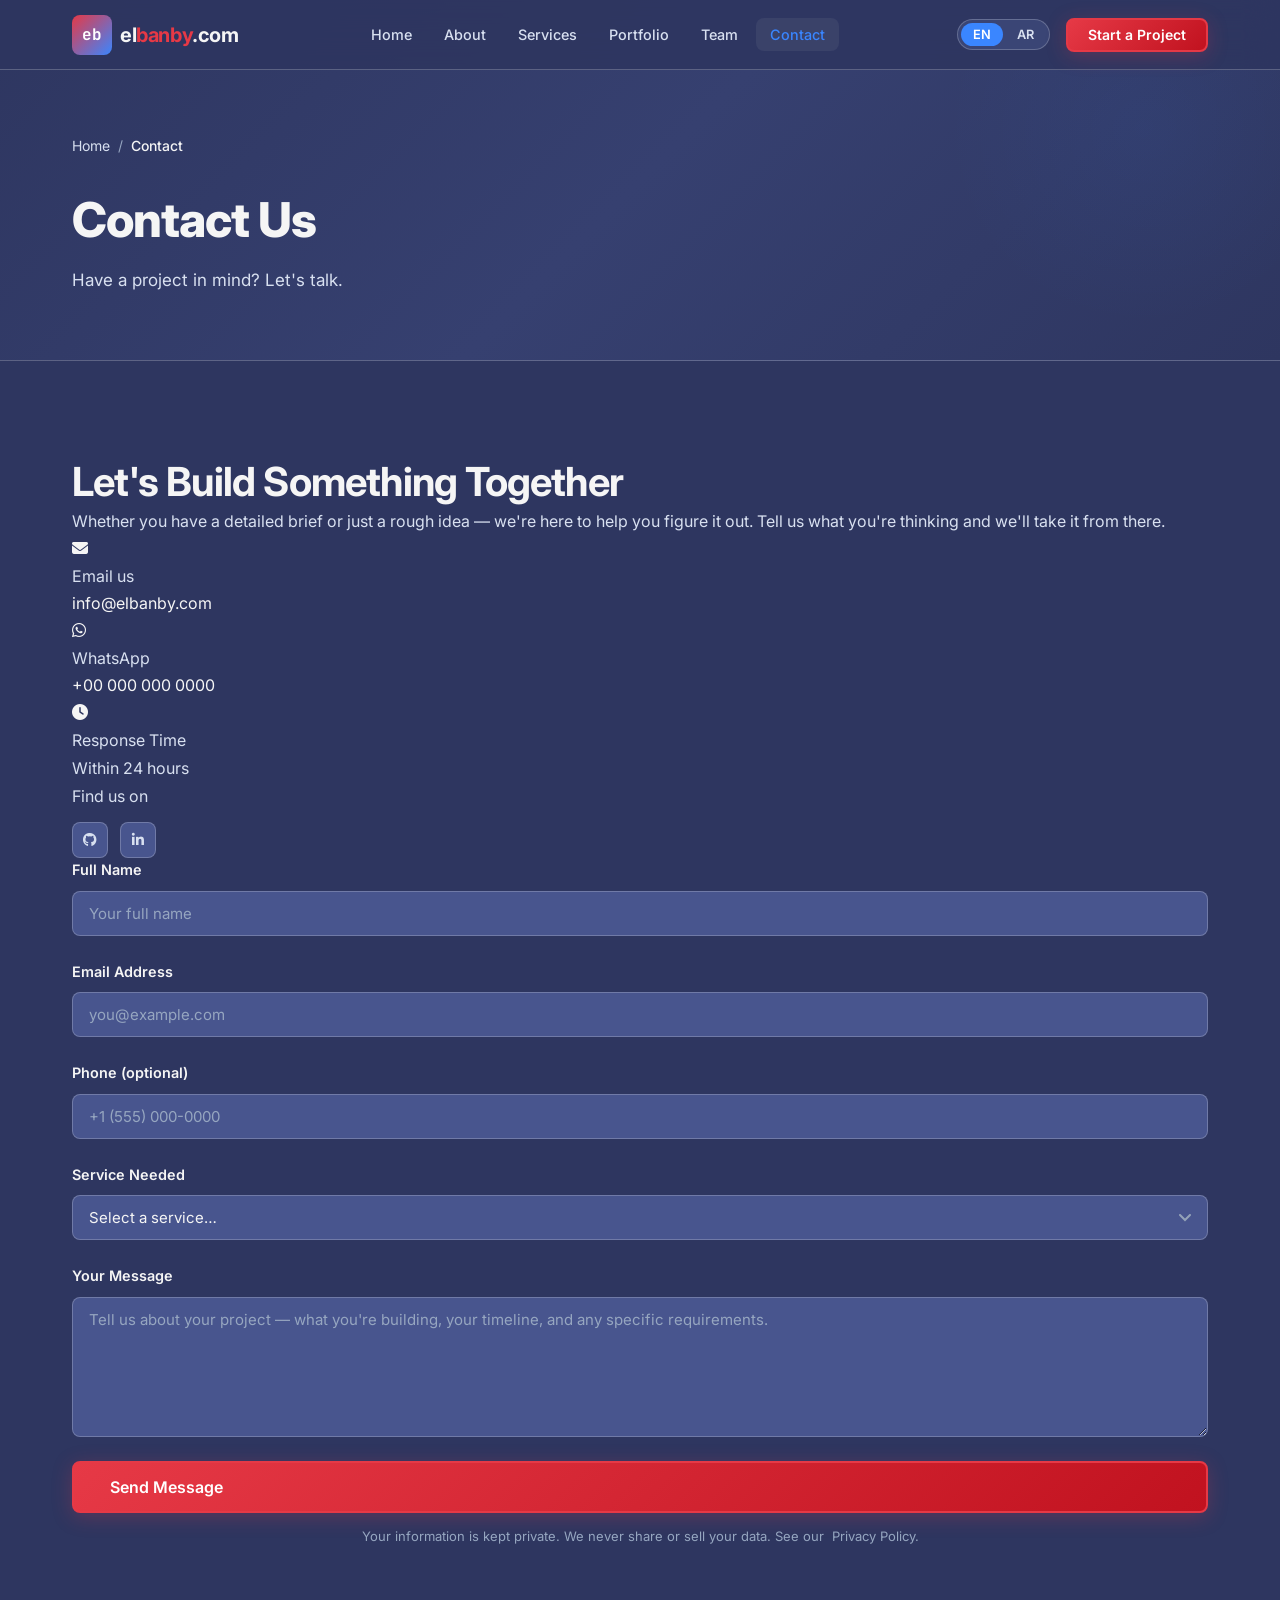
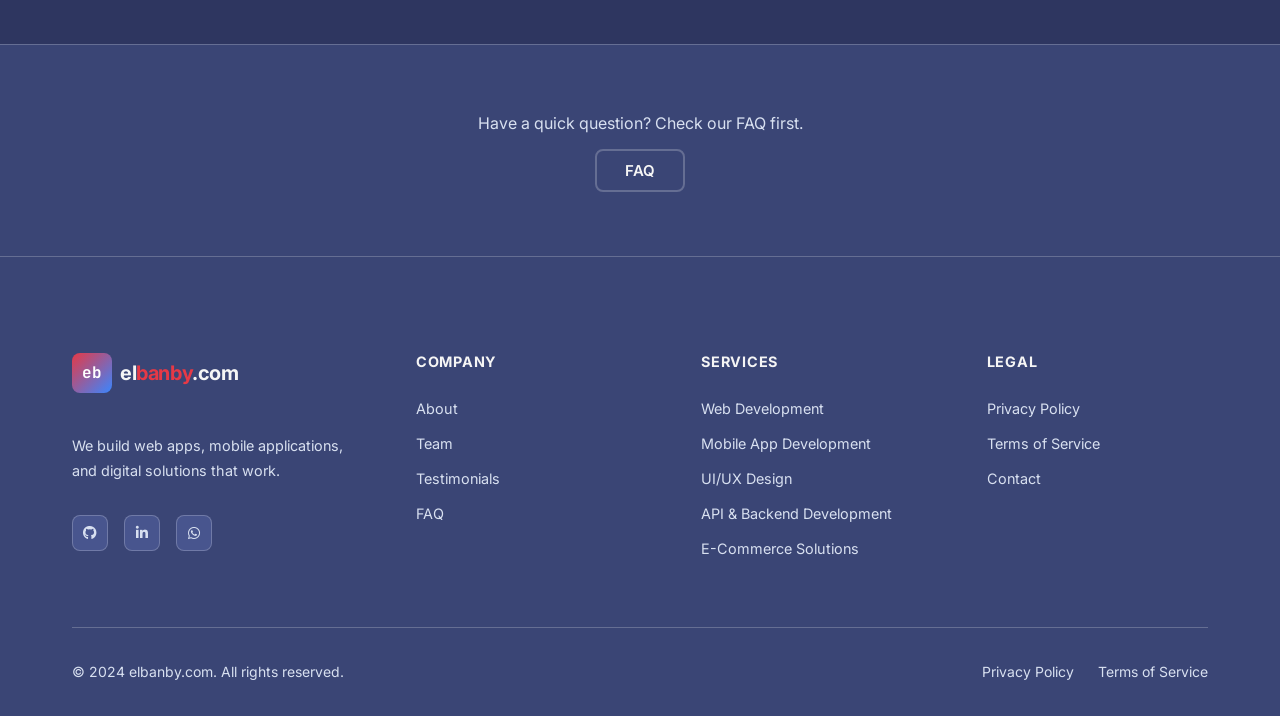
<file: contact.html>
<!DOCTYPE html>
<html lang="en" dir="ltr">
<head>
  <meta charset="UTF-8">
  <meta name="viewport" content="width=device-width, initial-scale=1.0">
  <title>Contact Us | elbanby.com</title>
  <meta name="description" content="Get in touch with elbanby.com. Tell us about your project and we'll get back to you within 24 hours. No commitment, just a friendly conversation.">

  <meta property="og:title" content="Contact Us | elbanby.com">
  <meta property="og:description" content="Tell us about your project. We'll respond within 24 hours.">
  <meta property="og:image" content="https://elbanby.com/assets/og-image.png">
  <meta property="og:url" content="https://elbanby.com/contact.html">
  <meta property="og:type" content="website">
  <meta property="og:site_name" content="elbanby.com">

  <meta name="twitter:card" content="summary_large_image">
  <meta name="twitter:title" content="Contact Us | elbanby.com">
  <meta name="twitter:description" content="Tell us about your project. We'll respond within 24 hours.">
  <meta name="twitter:image" content="https://elbanby.com/assets/og-image.png">

  <link rel="canonical" href="https://elbanby.com/contact.html">
  <link rel="icon" href="assets/favicon.ico" type="image/x-icon">
  <link rel="manifest" href="assets/site.webmanifest">

  <link rel="preconnect" href="https://fonts.googleapis.com">
  <link rel="preconnect" href="https://fonts.gstatic.com" crossorigin>
  <link rel="stylesheet" href="https://cdnjs.cloudflare.com/ajax/libs/font-awesome/6.5.1/css/all.min.css" crossorigin="anonymous" referrerpolicy="no-referrer">
  <link rel="stylesheet" href="css/style.css">

  <script type="application/ld+json">
  {
    "@context": "https://schema.org",
    "@type": "BreadcrumbList",
    "itemListElement": [
      { "@type": "ListItem", "position": 1, "name": "Home", "item": "https://elbanby.com" },
      { "@type": "ListItem", "position": 2, "name": "Contact", "item": "https://elbanby.com/contact.html" }
    ]
  }
  </script>

  <!-- Google Analytics — Replace G-XXXXXXXXXX with your actual GA4 Measurement ID -->
  <script async src="https://www.googletagmanager.com/gtag/js?id=G-XXXXXXXXXX"></script>
  <script>
    window.dataLayer = window.dataLayer || [];
    function gtag(){dataLayer.push(arguments);}
    gtag('js', new Date());
    gtag('config', 'G-XXXXXXXXXX');
  </script>
</head>
<body>

  <a href="#main-content" class="skip-link">Skip to main content</a>

  <!-- ── Navbar ──────────────────────────────────────────── -->
  <header class="navbar" role="banner">
    <div class="navbar-inner">
      <a href="index.html" class="navbar-logo" aria-label="elbanby.com — Go to homepage">
        <div class="navbar-logo-img" aria-hidden="true">eb</div>
        <span class="navbar-logo-text">el<span>banby</span>.com</span>
      </a>
      <nav aria-label="Main navigation">
        <ul class="nav-links" role="list">
          <li><a href="index.html" class="nav-link" data-i18n="nav.home">Home</a></li>
          <li><a href="about.html" class="nav-link" data-i18n="nav.about">About</a></li>
          <li><a href="services.html" class="nav-link" data-i18n="nav.services">Services</a></li>
          <li><a href="portfolio.html" class="nav-link" data-i18n="nav.portfolio">Portfolio</a></li>
          <li><a href="team.html" class="nav-link" data-i18n="nav.team">Team</a></li>
          <li><a href="contact.html" class="nav-link" data-i18n="nav.contact">Contact</a></li>
        </ul>
      </nav>
      <div class="nav-actions">
        <div class="lang-toggle" role="group" aria-label="Language selection">
          <button class="lang-btn active" data-lang="en" aria-pressed="true">EN</button>
          <button class="lang-btn" data-lang="ar" aria-pressed="false">AR</button>
        </div>
        <a href="contact.html" class="btn btn-primary btn-sm" data-i18n="nav.start_project">Start a Project</a>
        <button class="hamburger" id="hamburger" aria-label="Toggle navigation menu" aria-expanded="false" aria-controls="nav-mobile">
          <span></span><span></span><span></span>
        </button>
      </div>
    </div>
  </header>

  <nav id="nav-mobile" class="nav-mobile" aria-label="Mobile navigation">
    <a href="index.html" class="nav-link" data-i18n="nav.home">Home</a>
    <a href="about.html" class="nav-link" data-i18n="nav.about">About</a>
    <a href="services.html" class="nav-link" data-i18n="nav.services">Services</a>
    <a href="portfolio.html" class="nav-link" data-i18n="nav.portfolio">Portfolio</a>
    <a href="team.html" class="nav-link" data-i18n="nav.team">Team</a>
    <a href="contact.html" class="nav-link" data-i18n="nav.contact">Contact</a>
    <a href="contact.html" class="btn btn-primary btn-sm" style="margin-top:0.5rem;width:fit-content;" data-i18n="nav.start_project">Start a Project</a>
    <div class="lang-toggle" role="group" aria-label="Language selection" style="margin-top:0.75rem;">
      <button class="lang-btn active" data-lang="en" aria-pressed="true">EN</button>
      <button class="lang-btn" data-lang="ar" aria-pressed="false">AR</button>
    </div>
  </nav>

  <!-- ── Main ────────────────────────────────────────────── -->
  <main id="main-content">

    <!-- Page Hero -->
    <section class="page-hero" aria-labelledby="page-hero-title">
      <div class="container">
        <nav aria-label="Breadcrumb">
          <ol class="breadcrumb" itemscope itemtype="https://schema.org/BreadcrumbList">
            <li itemprop="itemListElement" itemscope itemtype="https://schema.org/ListItem">
              <a href="index.html" itemprop="item"><span itemprop="name" data-i18n="nav.home">Home</span></a>
              <meta itemprop="position" content="1">
            </li>
            <span class="breadcrumb-sep" aria-hidden="true">/</span>
            <li itemprop="itemListElement" itemscope itemtype="https://schema.org/ListItem">
              <span class="breadcrumb-current" itemprop="name" data-i18n="nav.contact">Contact</span>
              <meta itemprop="position" content="2">
            </li>
          </ol>
        </nav>
        <h1 class="page-hero-title" id="page-hero-title" data-i18n="contact.page_title">Get in Touch</h1>
        <p class="page-hero-desc" data-i18n="contact.page_desc">Tell us about your project. We'll respond within 24 hours — no commitment required.</p>
      </div>
    </section>

    <!-- Contact Section -->
    <section class="section" aria-labelledby="contact-form-heading">
      <div class="container">
        <div class="contact-layout">

          <!-- Info Column -->
          <div class="contact-info fade-in">
            <h2 id="contact-form-heading" data-i18n="contact.info.title">Let's Build Something Together</h2>
            <p data-i18n="contact.info.desc">Whether you have a detailed brief or just a rough idea — we're here to help you figure it out. Tell us what you're thinking and we'll take it from there.</p>

            <div class="contact-cards">
              <div class="contact-card">
                <div class="contact-card-icon" aria-hidden="true"><i class="fas fa-envelope"></i></div>
                <div>
                  <p class="contact-card-label" data-i18n="contact.email.label">Email us</p>
                  <a class="contact-card-value" href="mailto:info@elbanby.com">info@elbanby.com</a>
                </div>
              </div>
              <div class="contact-card">
                <div class="contact-card-icon" aria-hidden="true"><i class="fab fa-whatsapp"></i></div>
                <div>
                  <p class="contact-card-label" data-i18n="contact.whatsapp.label">WhatsApp</p>
                  <a class="contact-card-value" href="https://wa.me/00000000000" target="_blank" rel="noopener noreferrer">+00 000 000 0000</a>
                </div>
              </div>
              <div class="contact-card">
                <div class="contact-card-icon" aria-hidden="true"><i class="fas fa-clock"></i></div>
                <div>
                  <p class="contact-card-label" data-i18n="contact.response.label">Response Time</p>
                  <p class="contact-card-value" data-i18n="contact.response.value">Within 24 hours</p>
                </div>
              </div>
            </div>

            <div class="contact-social">
              <p class="contact-social-label" data-i18n="contact.social.label">Find us on</p>
              <div style="display:flex;gap:0.75rem;margin-top:0.75rem;">
                <a href="https://github.com/elbanby" class="footer-social-link" aria-label="elbanby on GitHub" target="_blank" rel="noopener noreferrer"><i class="fab fa-github" aria-hidden="true"></i></a>
                <a href="https://linkedin.com/company/elbanby" class="footer-social-link" aria-label="elbanby on LinkedIn" target="_blank" rel="noopener noreferrer"><i class="fab fa-linkedin-in" aria-hidden="true"></i></a>
              </div>
            </div>
          </div>

          <!-- Form Column -->
          <div class="contact-form-wrap fade-in fade-in-delay-1">
            <form id="contact-form" class="contact-form" novalidate aria-label="Contact form">
              <!-- CSRF token — populated by JS on page load -->
              <input type="hidden" id="csrf_token" name="csrf_token" value="">

              <!-- Honeypot field — must NOT have display:none (bots can see that) -->
              <div class="honeypot-field" aria-hidden="true">
                <label for="website">Leave this field empty</label>
                <input type="text" id="website" name="website" tabindex="-1" autocomplete="off">
              </div>

              <div class="form-row">
                <div class="form-group">
                  <label class="form-label" for="name" data-i18n="contact.form.name">Full Name <span aria-hidden="true">*</span></label>
                  <input class="form-input" type="text" id="name" name="name" required autocomplete="name"
                    data-i18n-placeholder="contact.form.name_ph" placeholder="Your full name"
                    aria-required="true" maxlength="100">
                </div>
                <div class="form-group">
                  <label class="form-label" for="email" data-i18n="contact.form.email">Email Address <span aria-hidden="true">*</span></label>
                  <input class="form-input" type="email" id="email" name="email" required autocomplete="email"
                    data-i18n-placeholder="contact.form.email_ph" placeholder="you@example.com"
                    aria-required="true" maxlength="255">
                </div>
              </div>

              <div class="form-row">
                <div class="form-group">
                  <label class="form-label" for="phone" data-i18n="contact.form.phone">Phone (optional)</label>
                  <input class="form-input" type="tel" id="phone" name="phone" autocomplete="tel"
                    data-i18n-placeholder="contact.form.phone_ph" placeholder="+1 (555) 000-0000"
                    maxlength="30">
                </div>
                <div class="form-group">
                  <label class="form-label" for="service" data-i18n="contact.form.service">Service Needed</label>
                  <select class="form-select" id="service" name="service">
                    <option value="" data-i18n="contact.form.service_ph">Select a service…</option>
                    <option value="web" data-i18n="services.web.title">Web Development</option>
                    <option value="mobile" data-i18n="services.mobile.title">Mobile App Development</option>
                    <option value="uiux" data-i18n="services.uiux.title">UI/UX Design</option>
                    <option value="api" data-i18n="services.api.title">API & Backend Development</option>
                    <option value="ecommerce" data-i18n="services.ecommerce.title">E-Commerce Solutions</option>
                    <option value="desktop" data-i18n="services.desktop.title">Desktop Applications</option>
                    <option value="other" data-i18n="contact.form.other">Other / Not sure</option>
                  </select>
                </div>
              </div>

              <div class="form-group">
                <label class="form-label" for="message" data-i18n="contact.form.message">Your Message <span aria-hidden="true">*</span></label>
                <textarea class="form-textarea" id="message" name="message" required rows="5"
                  data-i18n-placeholder="contact.form.message_ph" placeholder="Tell us about your project — what you're building, your timeline, and any specific requirements."
                  aria-required="true" minlength="10" maxlength="5000"></textarea>
              </div>

              <!-- Form feedback message -->
              <div id="form-message" class="form-message" role="alert" aria-live="polite" aria-atomic="true"></div>

              <button type="submit" class="btn btn-primary btn-lg" id="submit-btn" style="width:100%;">
                <span class="btn-spinner" aria-hidden="true"></span>
                <span class="btn-text" data-i18n="contact.form.submit">Send Message</span>
              </button>

              <p class="form-privacy" style="margin-top:0.75rem;font-size:0.8125rem;color:var(--color-text-faint);text-align:center;">
                <data-i18n="contact.form.privacy">Your information is kept private. We never share or sell your data. See our</data-i18n>
                &nbsp;<a href="privacy.html" data-i18n="privacy.page_title">Privacy Policy</a>.
              </p>
            </form>
          </div>

        </div>
      </div>
    </section>

    <!-- FAQ nudge -->
    <section class="section-sm" style="background:var(--color-bg-card);border-top:1px solid var(--color-border);" aria-label="FAQ link">
      <div class="container" style="text-align:center;">
        <p style="color:var(--color-text-muted);margin-bottom:0.75rem;" data-i18n="contact.faq.nudge">Have a quick question? Check our FAQ first.</p>
        <a href="faq.html" class="btn btn-outline" data-i18n="nav.faq">Browse the FAQ</a>
      </div>
    </section>

  </main>

  <!-- ── Footer ──────────────────────────────────────────── -->
  <footer class="footer" role="contentinfo">
    <div class="container">
      <div class="footer-grid">
        <div class="footer-brand">
          <a href="index.html" class="navbar-logo" style="display:inline-flex;margin-bottom:1rem;" aria-label="elbanby.com — Home">
            <div class="navbar-logo-img" aria-hidden="true">eb</div>
            <span class="navbar-logo-text">el<span>banby</span>.com</span>
          </a>
          <p data-i18n="footer.desc">We build web apps, mobile applications, and digital solutions that work.</p>
          <div class="footer-social" style="margin-top:1.25rem;">
            <a href="https://github.com/elbanby" class="footer-social-link" aria-label="elbanby on GitHub" target="_blank" rel="noopener noreferrer"><i class="fab fa-github" aria-hidden="true"></i></a>
            <a href="https://linkedin.com/company/elbanby" class="footer-social-link" aria-label="elbanby on LinkedIn" target="_blank" rel="noopener noreferrer"><i class="fab fa-linkedin-in" aria-hidden="true"></i></a>
            <a href="https://wa.me/00000000000" class="footer-social-link" aria-label="Contact elbanby on WhatsApp" target="_blank" rel="noopener noreferrer"><i class="fab fa-whatsapp" aria-hidden="true"></i></a>
          </div>
        </div>
        <div>
          <h3 class="footer-col-title" data-i18n="footer.col.company">Company</h3>
          <ul class="footer-links" role="list">
            <li><a href="about.html" data-i18n="nav.about">About</a></li>
            <li><a href="team.html" data-i18n="nav.team">Team</a></li>
            <li><a href="testimonials.html" data-i18n="nav.testimonials">Testimonials</a></li>
            <li><a href="faq.html" data-i18n="nav.faq">FAQ</a></li>
          </ul>
        </div>
        <div>
          <h3 class="footer-col-title" data-i18n="footer.col.services">Services</h3>
          <ul class="footer-links" role="list">
            <li><a href="services.html" data-i18n="services.web.title">Web Development</a></li>
            <li><a href="services.html" data-i18n="services.mobile.title">Mobile App Development</a></li>
            <li><a href="services.html" data-i18n="services.uiux.title">UI/UX Design</a></li>
            <li><a href="services.html" data-i18n="services.api.title">API & Backend Development</a></li>
            <li><a href="services.html" data-i18n="services.ecommerce.title">E-Commerce Solutions</a></li>
          </ul>
        </div>
        <div>
          <h3 class="footer-col-title" data-i18n="footer.col.legal">Legal</h3>
          <ul class="footer-links" role="list">
            <li><a href="privacy.html" data-i18n="privacy.page_title">Privacy Policy</a></li>
            <li><a href="terms.html" data-i18n="terms.page_title">Terms of Service</a></li>
            <li><a href="contact.html" data-i18n="nav.contact">Contact</a></li>
          </ul>
        </div>
      </div>
      <div class="footer-bottom">
        <p data-i18n="footer.copyright">© 2024 elbanby.com. All rights reserved.</p>
        <div class="footer-legal">
          <a href="privacy.html" data-i18n="privacy.page_title">Privacy Policy</a>
          <a href="terms.html" data-i18n="terms.page_title">Terms of Service</a>
        </div>
      </div>
    </div>
  </footer>

  <!-- Floating WhatsApp Button -->
  <a href="https://wa.me/00000000000" id="whatsapp-float" class="whatsapp-float" target="_blank" rel="noopener noreferrer" aria-label="Contact us on WhatsApp" data-i18n-aria-label="whatsapp.aria">
    <i class="fab fa-whatsapp" aria-hidden="true"></i>
    <span data-i18n="whatsapp.label">Chat on WhatsApp</span>
  </a>

  <script src="js/lang.js" defer></script>
  <script src="js/main.js" defer></script>
</body>
</html>
</file>
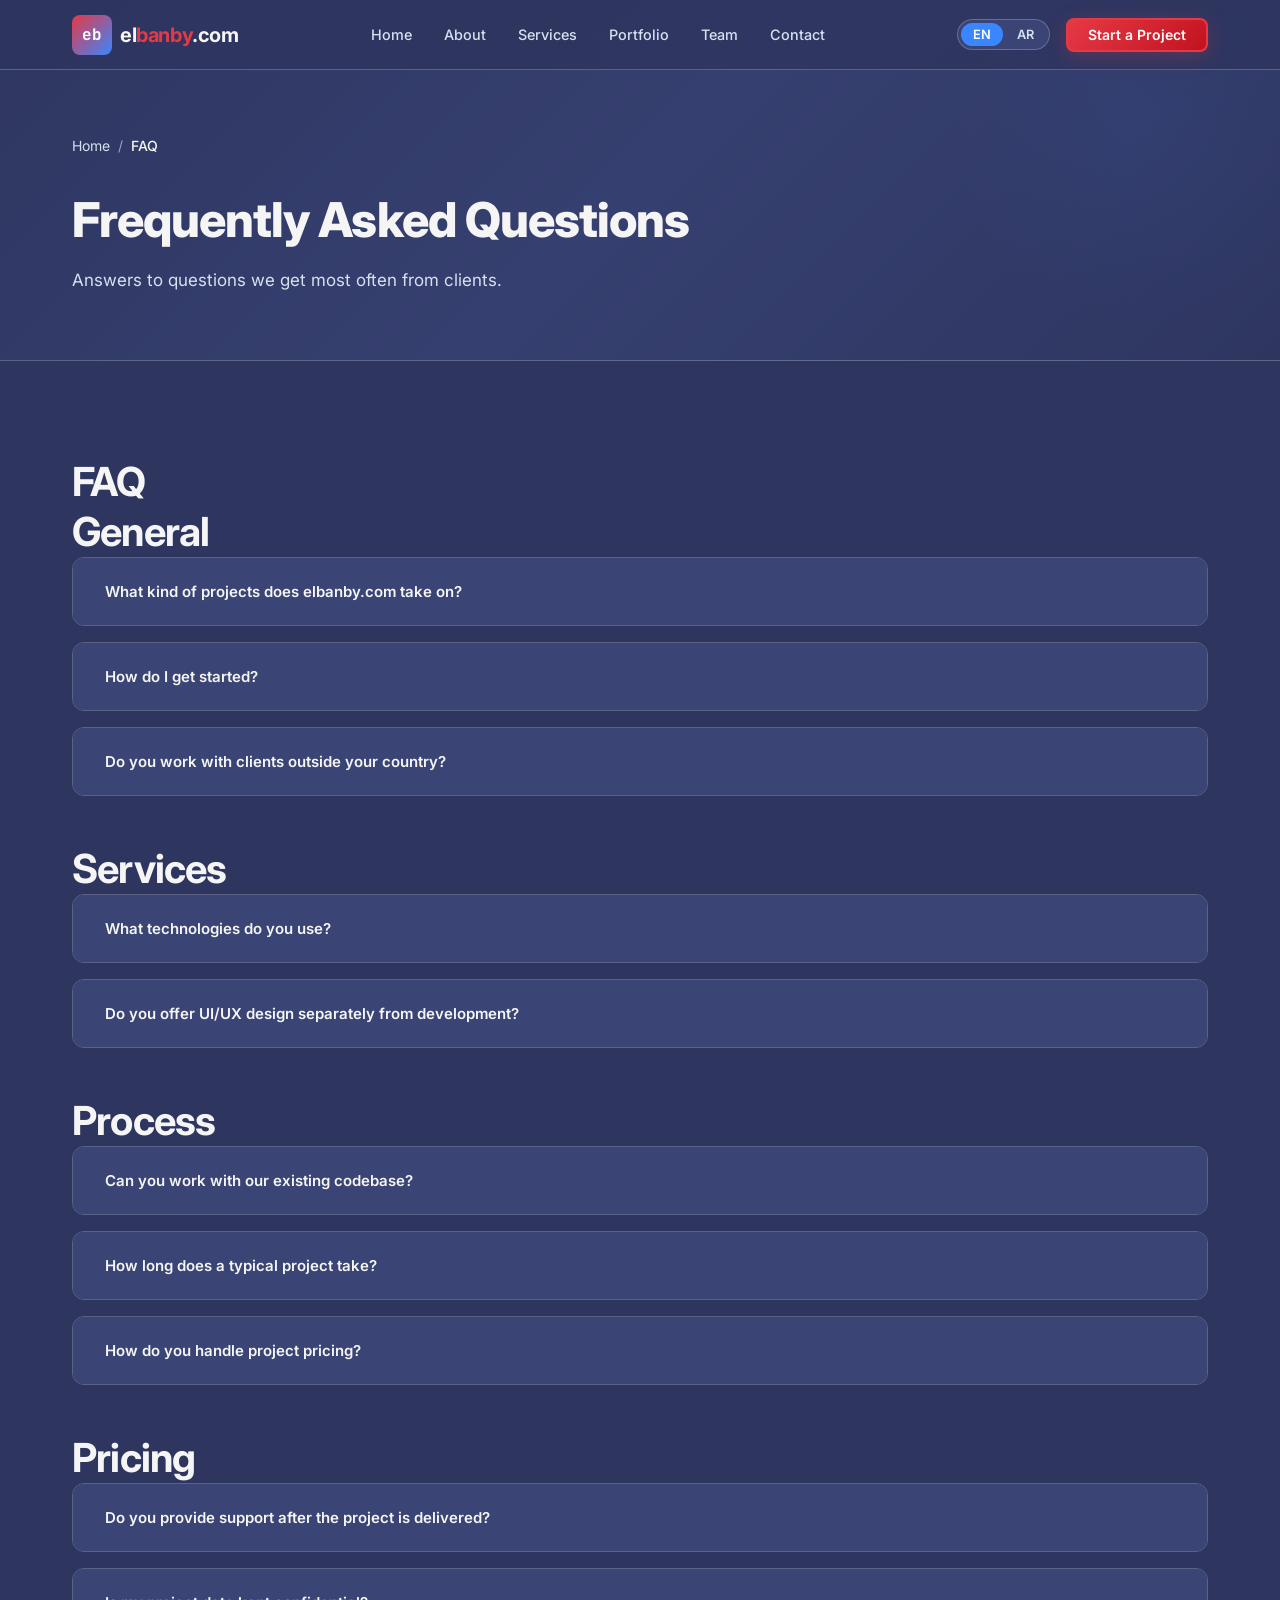
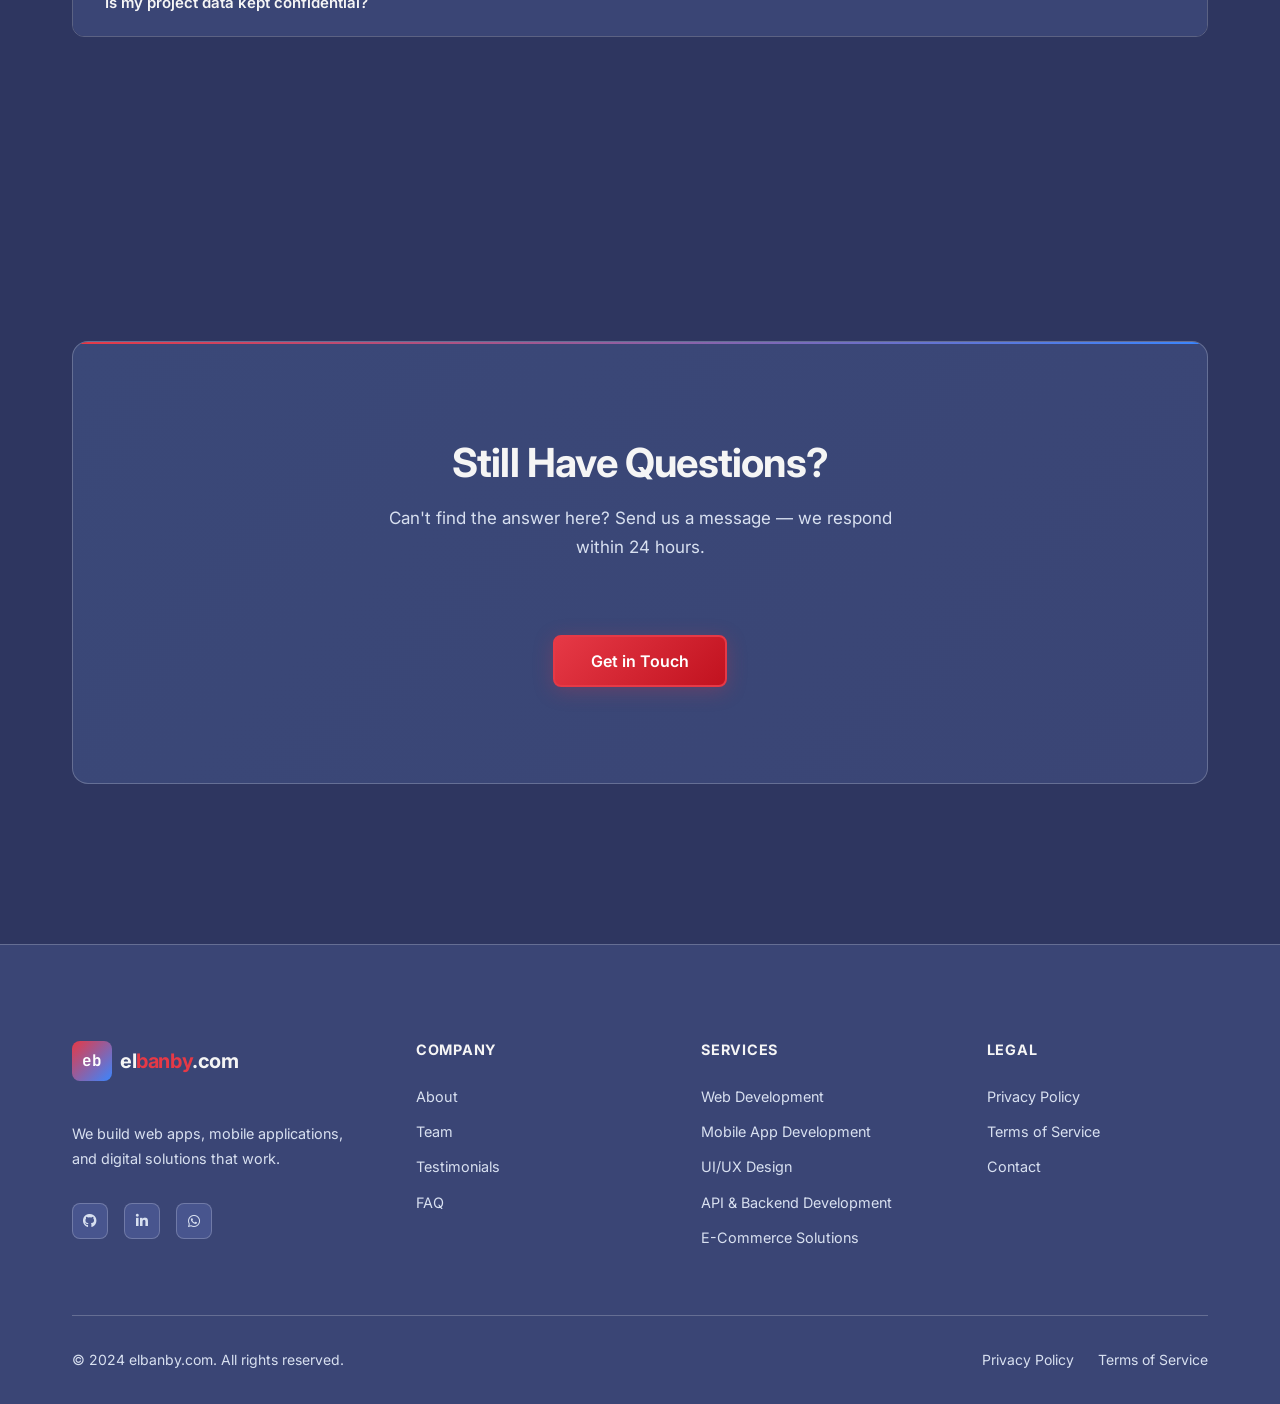
<file: faq.html>
<!DOCTYPE html>
<html lang="en" dir="ltr">
<head>
  <meta charset="UTF-8">
  <meta name="viewport" content="width=device-width, initial-scale=1.0">
  <title>FAQ | elbanby.com</title>
  <meta name="description" content="Frequently asked questions about working with elbanby.com — process, pricing, technologies, timelines, and more.">

  <meta property="og:title" content="FAQ | elbanby.com">
  <meta property="og:description" content="Common questions about working with elbanby.com answered.">
  <meta property="og:image" content="https://elbanby.com/assets/og-image.png">
  <meta property="og:url" content="https://elbanby.com/faq.html">
  <meta property="og:type" content="website">
  <meta property="og:site_name" content="elbanby.com">

  <meta name="twitter:card" content="summary_large_image">
  <meta name="twitter:title" content="FAQ | elbanby.com">
  <meta name="twitter:description" content="Common questions about elbanby.com answered.">
  <meta name="twitter:image" content="https://elbanby.com/assets/og-image.png">

  <link rel="canonical" href="https://elbanby.com/faq.html">
  <link rel="icon" href="assets/favicon.ico" type="image/x-icon">
  <link rel="manifest" href="assets/site.webmanifest">

  <link rel="preconnect" href="https://fonts.googleapis.com">
  <link rel="preconnect" href="https://fonts.gstatic.com" crossorigin>
  <link rel="stylesheet" href="https://cdnjs.cloudflare.com/ajax/libs/font-awesome/6.5.1/css/all.min.css" crossorigin="anonymous" referrerpolicy="no-referrer">
  <link rel="stylesheet" href="css/style.css">

  <!-- Schema: BreadcrumbList + FAQPage -->
  <script type="application/ld+json">
  [
    {
      "@context": "https://schema.org",
      "@type": "BreadcrumbList",
      "itemListElement": [
        { "@type": "ListItem", "position": 1, "name": "Home", "item": "https://elbanby.com" },
        { "@type": "ListItem", "position": 2, "name": "FAQ", "item": "https://elbanby.com/faq.html" }
      ]
    },
    {
      "@context": "https://schema.org",
      "@type": "FAQPage",
      "mainEntity": [
        {
          "@type": "Question",
          "name": "What kind of projects do you work on?",
          "acceptedAnswer": { "@type": "Answer", "text": "We work on web applications, mobile apps (iOS & Android), UI/UX design projects, API and backend systems, e-commerce platforms, and desktop applications. If you're not sure whether your project fits, just reach out and we'll let you know." }
        },
        {
          "@type": "Question",
          "name": "How do I get started?",
          "acceptedAnswer": { "@type": "Answer", "text": "Fill in the contact form or send us an email at info@elbanby.com. Tell us roughly what you need and we'll schedule a call. No commitment — just a conversation." }
        },
        {
          "@type": "Question",
          "name": "Do you work with clients remotely?",
          "acceptedAnswer": { "@type": "Answer", "text": "Yes — we work with clients remotely across the region and internationally. All communication happens over email, video calls, and project management tools." }
        },
        {
          "@type": "Question",
          "name": "What technologies do you use?",
          "acceptedAnswer": { "@type": "Answer", "text": "We use modern, proven stacks: React, Next.js, Vue.js for frontend; Node.js, Laravel, Python for backend; Flutter and React Native for mobile; Electron for desktop. We choose the right tool for each project, not just whatever is trendy." }
        },
        {
          "@type": "Question",
          "name": "How long does a typical project take?",
          "acceptedAnswer": { "@type": "Answer", "text": "It depends on scope. A simple marketing website can be done in 2-4 weeks. A full web or mobile app typically takes 6-16 weeks. We agree on a timeline before starting and give you weekly progress updates." }
        }
      ]
    }
  ]
  </script>

  <!-- Google Analytics — Replace G-XXXXXXXXXX with your actual GA4 Measurement ID -->
  <script async src="https://www.googletagmanager.com/gtag/js?id=G-XXXXXXXXXX"></script>
  <script>
    window.dataLayer = window.dataLayer || [];
    function gtag(){dataLayer.push(arguments);}
    gtag('js', new Date());
    gtag('config', 'G-XXXXXXXXXX');
  </script>
</head>
<body>

  <a href="#main-content" class="skip-link">Skip to main content</a>

  <!-- ── Navbar ──────────────────────────────────────────── -->
  <header class="navbar" role="banner">
    <div class="navbar-inner">
      <a href="index.html" class="navbar-logo" aria-label="elbanby.com — Go to homepage">
        <div class="navbar-logo-img" aria-hidden="true">eb</div>
        <span class="navbar-logo-text">el<span>banby</span>.com</span>
      </a>
      <nav aria-label="Main navigation">
        <ul class="nav-links" role="list">
          <li><a href="index.html" class="nav-link" data-i18n="nav.home">Home</a></li>
          <li><a href="about.html" class="nav-link" data-i18n="nav.about">About</a></li>
          <li><a href="services.html" class="nav-link" data-i18n="nav.services">Services</a></li>
          <li><a href="portfolio.html" class="nav-link" data-i18n="nav.portfolio">Portfolio</a></li>
          <li><a href="team.html" class="nav-link" data-i18n="nav.team">Team</a></li>
          <li><a href="contact.html" class="nav-link" data-i18n="nav.contact">Contact</a></li>
        </ul>
      </nav>
      <div class="nav-actions">
        <div class="lang-toggle" role="group" aria-label="Language selection">
          <button class="lang-btn active" data-lang="en" aria-pressed="true">EN</button>
          <button class="lang-btn" data-lang="ar" aria-pressed="false">AR</button>
        </div>
        <a href="contact.html" class="btn btn-primary btn-sm" data-i18n="nav.start_project">Start a Project</a>
        <button class="hamburger" id="hamburger" aria-label="Toggle navigation menu" aria-expanded="false" aria-controls="nav-mobile">
          <span></span><span></span><span></span>
        </button>
      </div>
    </div>
  </header>

  <nav id="nav-mobile" class="nav-mobile" aria-label="Mobile navigation">
    <a href="index.html" class="nav-link" data-i18n="nav.home">Home</a>
    <a href="about.html" class="nav-link" data-i18n="nav.about">About</a>
    <a href="services.html" class="nav-link" data-i18n="nav.services">Services</a>
    <a href="portfolio.html" class="nav-link" data-i18n="nav.portfolio">Portfolio</a>
    <a href="team.html" class="nav-link" data-i18n="nav.team">Team</a>
    <a href="contact.html" class="nav-link" data-i18n="nav.contact">Contact</a>
    <a href="contact.html" class="btn btn-primary btn-sm" style="margin-top:0.5rem;width:fit-content;" data-i18n="nav.start_project">Start a Project</a>
    <div class="lang-toggle" role="group" aria-label="Language selection" style="margin-top:0.75rem;">
      <button class="lang-btn active" data-lang="en" aria-pressed="true">EN</button>
      <button class="lang-btn" data-lang="ar" aria-pressed="false">AR</button>
    </div>
  </nav>

  <!-- ── Main ────────────────────────────────────────────── -->
  <main id="main-content">

    <!-- Page Hero -->
    <section class="page-hero" aria-labelledby="page-hero-title">
      <div class="container">
        <nav aria-label="Breadcrumb">
          <ol class="breadcrumb" itemscope itemtype="https://schema.org/BreadcrumbList">
            <li itemprop="itemListElement" itemscope itemtype="https://schema.org/ListItem">
              <a href="index.html" itemprop="item"><span itemprop="name" data-i18n="nav.home">Home</span></a>
              <meta itemprop="position" content="1">
            </li>
            <span class="breadcrumb-sep" aria-hidden="true">/</span>
            <li itemprop="itemListElement" itemscope itemtype="https://schema.org/ListItem">
              <span class="breadcrumb-current" itemprop="name" data-i18n="nav.faq">FAQ</span>
              <meta itemprop="position" content="2">
            </li>
          </ol>
        </nav>
        <h1 class="page-hero-title" id="page-hero-title" data-i18n="faq.page_title">Frequently Asked Questions</h1>
        <p class="page-hero-desc" data-i18n="faq.page_desc">Everything you need to know before working with us — answered.</p>
      </div>
    </section>

    <!-- FAQ Content -->
    <section class="section" aria-labelledby="faq-heading">
      <div class="container faq-container">
        <h2 class="visually-hidden" id="faq-heading">FAQ</h2>

        <!-- General -->
        <div class="faq-section fade-in">
          <h2 class="faq-section-title" data-i18n="faq.cat.general">General</h2>
          <div class="faq-group">

            <div class="faq-item">
              <button class="faq-question" aria-expanded="false" data-i18n="faq.q1">
                What kind of projects do you work on?
                <i class="fas fa-chevron-down faq-icon" aria-hidden="true"></i>
              </button>
              <div class="faq-answer" aria-hidden="true">
                <p data-i18n="faq.a1">We work on web applications, mobile apps (iOS & Android), UI/UX design projects, API and backend systems, e-commerce platforms, and desktop applications. If you're not sure whether your project fits — just reach out and we'll let you know.</p>
              </div>
            </div>

            <div class="faq-item">
              <button class="faq-question" aria-expanded="false" data-i18n="faq.q2">
                How do I get started?
                <i class="fas fa-chevron-down faq-icon" aria-hidden="true"></i>
              </button>
              <div class="faq-answer" aria-hidden="true">
                <p data-i18n="faq.a2">Fill in the contact form or send us an email at info@elbanby.com. Tell us roughly what you need and we'll schedule a call. No commitment — just a conversation. We'll come back with honest advice and a clear plan.</p>
              </div>
            </div>

            <div class="faq-item">
              <button class="faq-question" aria-expanded="false" data-i18n="faq.q3">
                Do you work with clients remotely?
                <i class="fas fa-chevron-down faq-icon" aria-hidden="true"></i>
              </button>
              <div class="faq-answer" aria-hidden="true">
                <p data-i18n="faq.a3">Yes — we work with clients remotely across the region and internationally. All communication happens over email, video calls, and project management tools. We have processes that make remote collaboration feel natural.</p>
              </div>
            </div>

          </div>
        </div>

        <!-- Services -->
        <div class="faq-section fade-in">
          <h2 class="faq-section-title" data-i18n="faq.cat.services">Services</h2>
          <div class="faq-group">

            <div class="faq-item">
              <button class="faq-question" aria-expanded="false" data-i18n="faq.q4">
                What technologies do you use?
                <i class="fas fa-chevron-down faq-icon" aria-hidden="true"></i>
              </button>
              <div class="faq-answer" aria-hidden="true">
                <p data-i18n="faq.a4">We use modern, proven stacks: React, Next.js, and Vue.js for frontend; Node.js, Laravel, and Python for backend; Flutter and React Native for mobile; Electron for desktop. We choose the right tool for each project — not just whatever is trendy.</p>
              </div>
            </div>

            <div class="faq-item">
              <button class="faq-question" aria-expanded="false" data-i18n="faq.q5">
                Do you offer UI/UX design as a standalone service?
                <i class="fas fa-chevron-down faq-icon" aria-hidden="true"></i>
              </button>
              <div class="faq-answer" aria-hidden="true">
                <p data-i18n="faq.a5">Yes. We can design your product in Figma and deliver production-ready design files without touching the code — or we can handle both design and development. Either way, design always comes first.</p>
              </div>
            </div>

          </div>
        </div>

        <!-- Process -->
        <div class="faq-section fade-in">
          <h2 class="faq-section-title" data-i18n="faq.cat.process">Process</h2>
          <div class="faq-group">

            <div class="faq-item">
              <button class="faq-question" aria-expanded="false" data-i18n="faq.q6">
                Can you work on an existing codebase?
                <i class="fas fa-chevron-down faq-icon" aria-hidden="true"></i>
              </button>
              <div class="faq-answer" aria-hidden="true">
                <p data-i18n="faq.a6">Yes. We regularly take over existing projects, add features, fix bugs, and improve performance. We'll do an honest technical audit first so you know exactly what you're working with and what we recommend.</p>
              </div>
            </div>

            <div class="faq-item">
              <button class="faq-question" aria-expanded="false" data-i18n="faq.q7">
                How long does a typical project take?
                <i class="fas fa-chevron-down faq-icon" aria-hidden="true"></i>
              </button>
              <div class="faq-answer" aria-hidden="true">
                <p data-i18n="faq.a7">It depends on scope. A simple marketing website can be done in 2–4 weeks. A full web or mobile app typically takes 6–16 weeks. We agree on a timeline before starting and give you weekly progress updates — no surprises.</p>
              </div>
            </div>

            <div class="faq-item">
              <button class="faq-question" aria-expanded="false" data-i18n="faq.q8">
                Do you provide support after the project is delivered?
                <i class="fas fa-chevron-down faq-icon" aria-hidden="true"></i>
              </button>
              <div class="faq-answer" aria-hidden="true">
                <p data-i18n="faq.a8">Yes. We offer post-launch support, bug fixes, and ongoing development. We don't build something and disappear — we build relationships, and that means being there when you need us after launch too.</p>
              </div>
            </div>

          </div>
        </div>

        <!-- Pricing -->
        <div class="faq-section fade-in">
          <h2 class="faq-section-title" data-i18n="faq.cat.pricing">Pricing</h2>
          <div class="faq-group">

            <div class="faq-item">
              <button class="faq-question" aria-expanded="false" data-i18n="faq.q9">
                How is pricing calculated?
                <i class="fas fa-chevron-down faq-icon" aria-hidden="true"></i>
              </button>
              <div class="faq-answer" aria-hidden="true">
                <p data-i18n="faq.a9">We price per project, not per hour — you get a fixed quote based on a clear scope before we start. No hidden fees, no bill creep. If scope changes, we'll discuss it openly and adjust together.</p>
              </div>
            </div>

            <div class="faq-item">
              <button class="faq-question" aria-expanded="false" data-i18n="faq.q10">
                Is my project information kept confidential?
                <i class="fas fa-chevron-down faq-icon" aria-hidden="true"></i>
              </button>
              <div class="faq-answer" aria-hidden="true">
                <p data-i18n="faq.a10">Absolutely. Anything you share with us is treated as confidential. We're happy to sign an NDA if your project requires it. See our Privacy Policy for full details on how we handle your data.</p>
              </div>
            </div>

          </div>
        </div>

      </div>
    </section>

    <!-- Still have questions? -->
    <section class="section-sm" aria-label="Contact nudge">
      <div class="container" style="text-align:center;">
        <div class="cta-banner fade-in">
          <h2 data-i18n="faq.cta.title">Still Have Questions?</h2>
          <p data-i18n="faq.cta.desc">Can't find the answer here? Send us a message — we respond within 24 hours.</p>
          <a href="contact.html" class="btn btn-primary btn-lg" style="margin-top:1.5rem;" data-i18n="cta.btn">Get in Touch</a>
        </div>
      </div>
    </section>

  </main>

  <!-- ── Footer ──────────────────────────────────────────── -->
  <footer class="footer" role="contentinfo">
    <div class="container">
      <div class="footer-grid">
        <div class="footer-brand">
          <a href="index.html" class="navbar-logo" style="display:inline-flex;margin-bottom:1rem;" aria-label="elbanby.com — Home">
            <div class="navbar-logo-img" aria-hidden="true">eb</div>
            <span class="navbar-logo-text">el<span>banby</span>.com</span>
          </a>
          <p data-i18n="footer.desc">We build web apps, mobile applications, and digital solutions that work.</p>
          <div class="footer-social" style="margin-top:1.25rem;">
            <a href="https://github.com/elbanby" class="footer-social-link" aria-label="elbanby on GitHub" target="_blank" rel="noopener noreferrer"><i class="fab fa-github" aria-hidden="true"></i></a>
            <a href="https://linkedin.com/company/elbanby" class="footer-social-link" aria-label="elbanby on LinkedIn" target="_blank" rel="noopener noreferrer"><i class="fab fa-linkedin-in" aria-hidden="true"></i></a>
            <a href="https://wa.me/00000000000" class="footer-social-link" aria-label="Contact elbanby on WhatsApp" target="_blank" rel="noopener noreferrer"><i class="fab fa-whatsapp" aria-hidden="true"></i></a>
          </div>
        </div>
        <div>
          <h3 class="footer-col-title" data-i18n="footer.col.company">Company</h3>
          <ul class="footer-links" role="list">
            <li><a href="about.html" data-i18n="nav.about">About</a></li>
            <li><a href="team.html" data-i18n="nav.team">Team</a></li>
            <li><a href="testimonials.html" data-i18n="nav.testimonials">Testimonials</a></li>
            <li><a href="faq.html" data-i18n="nav.faq">FAQ</a></li>
          </ul>
        </div>
        <div>
          <h3 class="footer-col-title" data-i18n="footer.col.services">Services</h3>
          <ul class="footer-links" role="list">
            <li><a href="services.html" data-i18n="services.web.title">Web Development</a></li>
            <li><a href="services.html" data-i18n="services.mobile.title">Mobile App Development</a></li>
            <li><a href="services.html" data-i18n="services.uiux.title">UI/UX Design</a></li>
            <li><a href="services.html" data-i18n="services.api.title">API & Backend Development</a></li>
            <li><a href="services.html" data-i18n="services.ecommerce.title">E-Commerce Solutions</a></li>
          </ul>
        </div>
        <div>
          <h3 class="footer-col-title" data-i18n="footer.col.legal">Legal</h3>
          <ul class="footer-links" role="list">
            <li><a href="privacy.html" data-i18n="privacy.page_title">Privacy Policy</a></li>
            <li><a href="terms.html" data-i18n="terms.page_title">Terms of Service</a></li>
            <li><a href="contact.html" data-i18n="nav.contact">Contact</a></li>
          </ul>
        </div>
      </div>
      <div class="footer-bottom">
        <p data-i18n="footer.copyright">© 2024 elbanby.com. All rights reserved.</p>
        <div class="footer-legal">
          <a href="privacy.html" data-i18n="privacy.page_title">Privacy Policy</a>
          <a href="terms.html" data-i18n="terms.page_title">Terms of Service</a>
        </div>
      </div>
    </div>
  </footer>

  <!-- Floating WhatsApp Button -->
  <a href="https://wa.me/00000000000" id="whatsapp-float" class="whatsapp-float" target="_blank" rel="noopener noreferrer" aria-label="Contact us on WhatsApp" data-i18n-aria-label="whatsapp.aria">
    <i class="fab fa-whatsapp" aria-hidden="true"></i>
    <span data-i18n="whatsapp.label">Chat on WhatsApp</span>
  </a>

  <script src="js/lang.js" defer></script>
  <script src="js/main.js" defer></script>
</body>
</html>
</file>
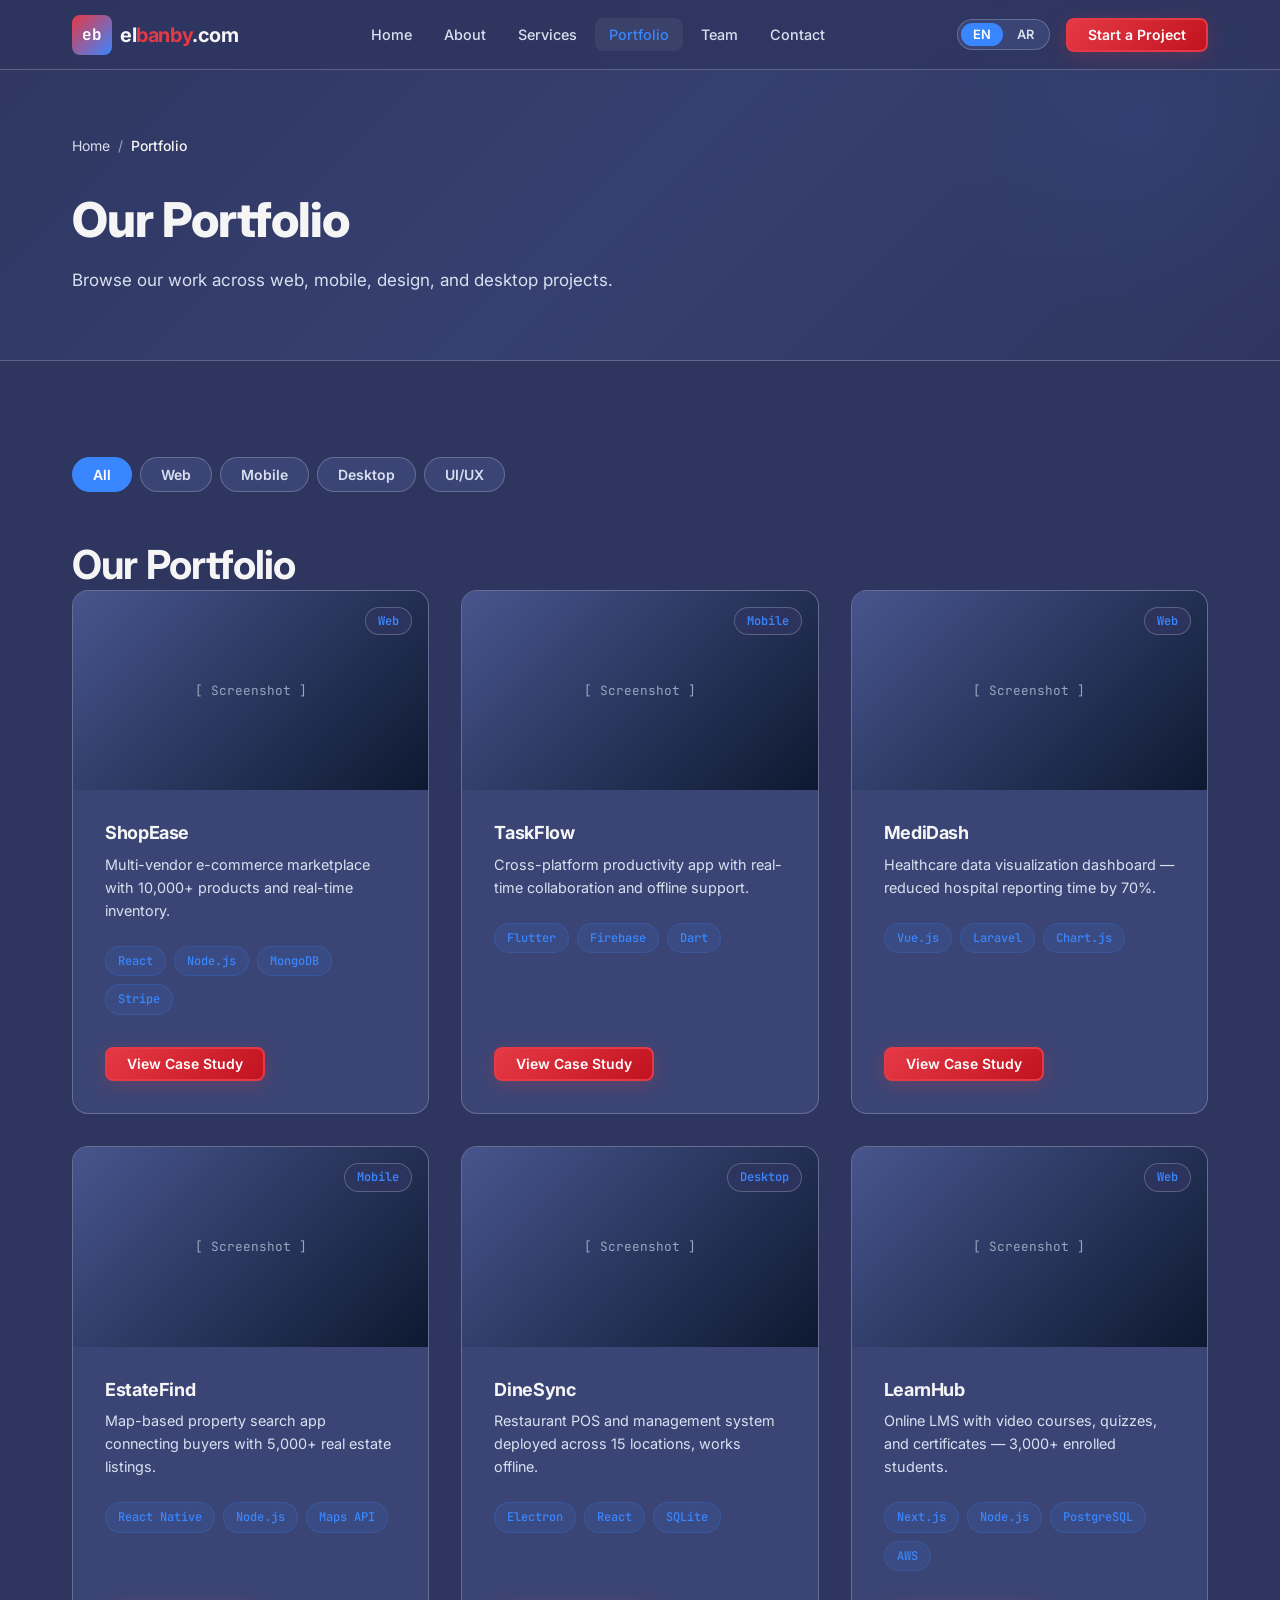
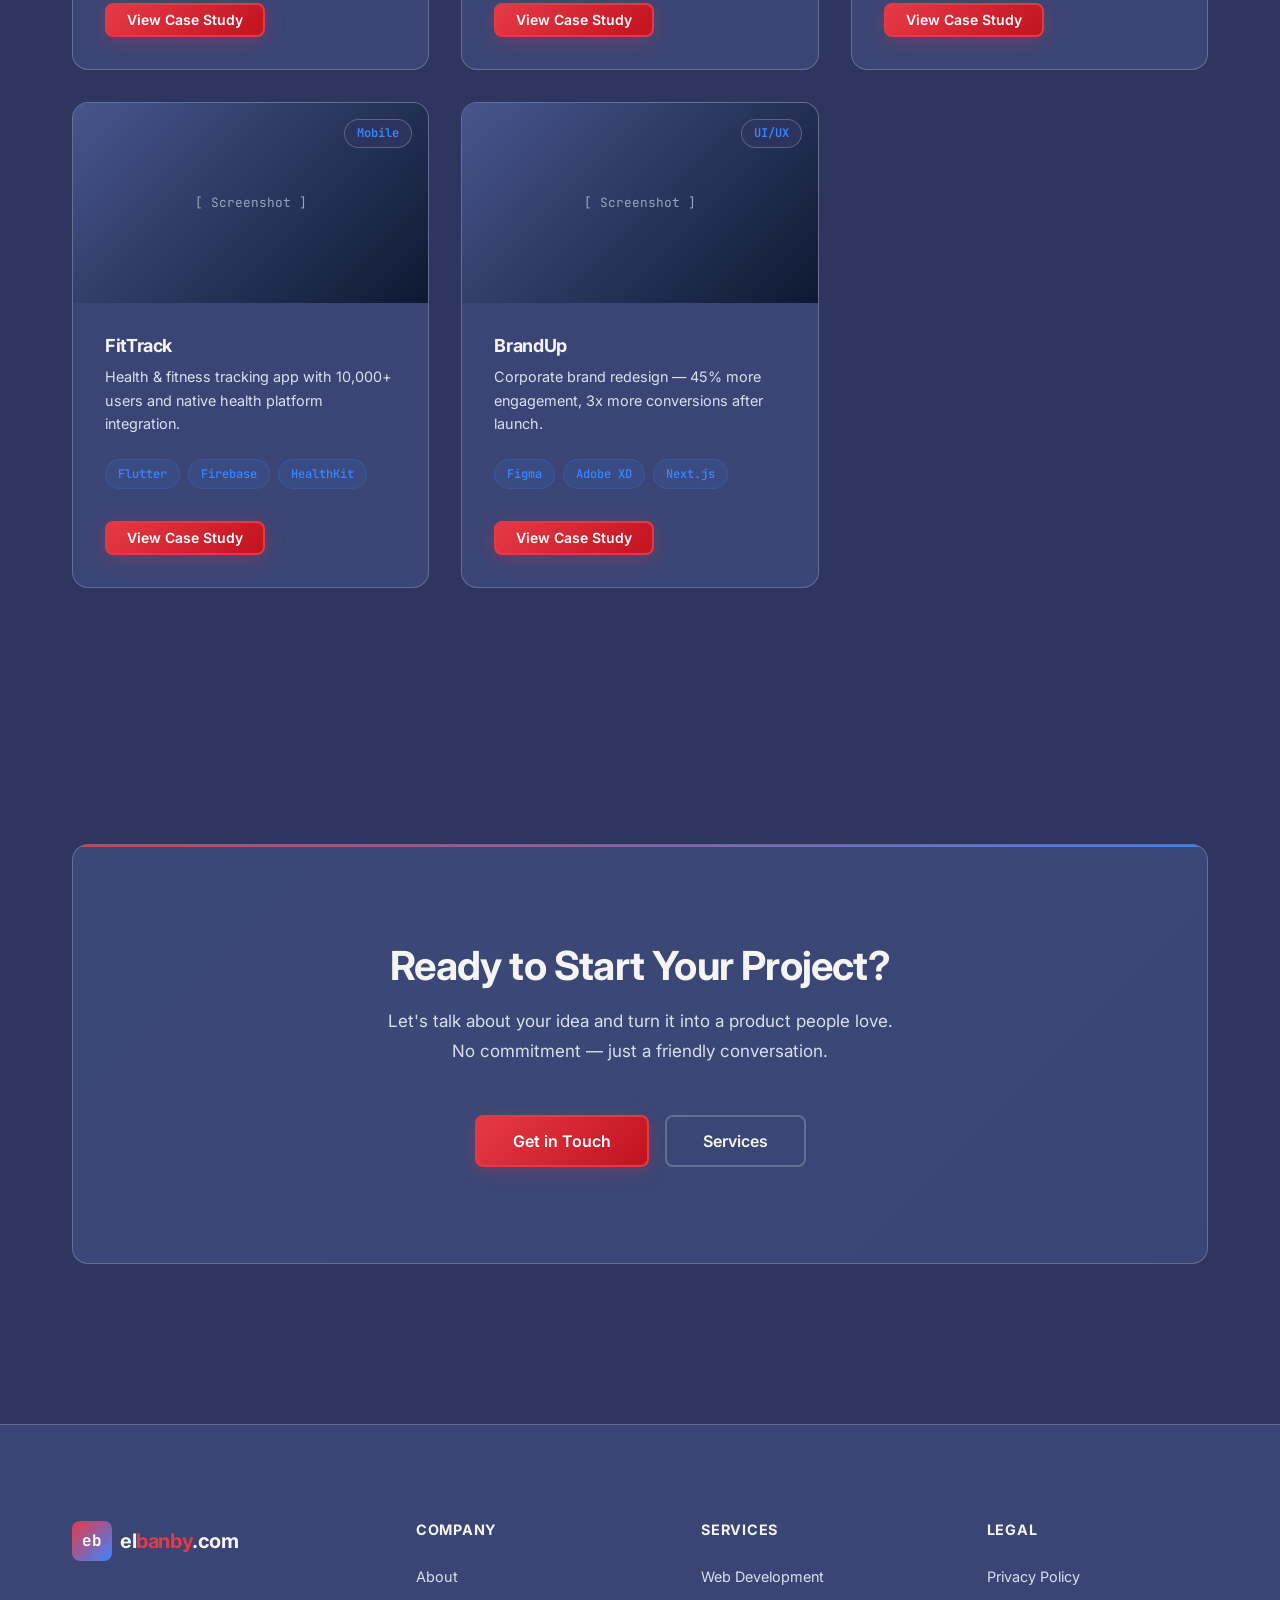
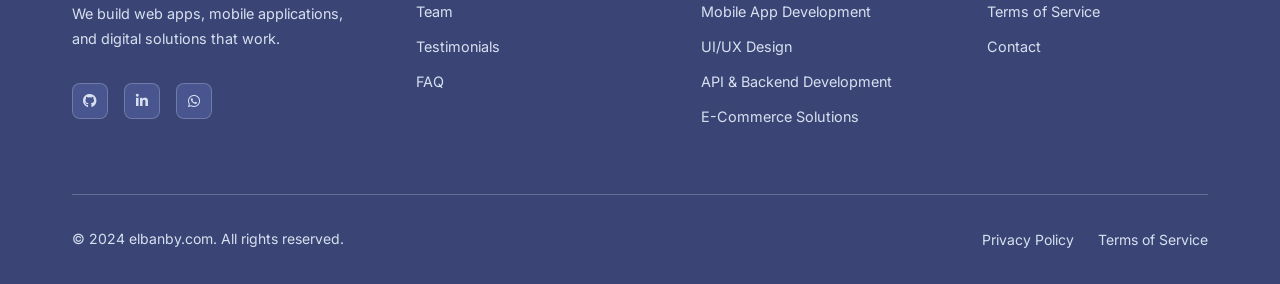
<file: portfolio.html>
<!DOCTYPE html>
<html lang="en" dir="ltr">
<head>
  <meta charset="UTF-8">
  <meta name="viewport" content="width=device-width, initial-scale=1.0">
  <title>Our Portfolio & Case Studies | elbanby.com</title>
  <meta name="description" content="Explore elbanby.com's portfolio of web apps, mobile applications, UI/UX designs, and digital products. Real projects, real results.">

  <meta property="og:title" content="Portfolio & Case Studies | elbanby.com">
  <meta property="og:description" content="Browse our work — web apps, mobile apps, e-commerce platforms, dashboards, and more.">
  <meta property="og:image" content="https://elbanby.com/assets/og-image.png">
  <meta property="og:url" content="https://elbanby.com/portfolio.html">
  <meta property="og:type" content="website">
  <meta property="og:site_name" content="elbanby.com">

  <meta name="twitter:card" content="summary_large_image">
  <meta name="twitter:title" content="Portfolio | elbanby.com">
  <meta name="twitter:description" content="Browse our web, mobile, and design portfolio.">
  <meta name="twitter:image" content="https://elbanby.com/assets/og-image.png">

  <link rel="canonical" href="https://elbanby.com/portfolio.html">
  <link rel="icon" href="assets/favicon.ico" type="image/x-icon">
  <link rel="manifest" href="assets/site.webmanifest">

  <link rel="preconnect" href="https://fonts.googleapis.com">
  <link rel="preconnect" href="https://fonts.gstatic.com" crossorigin>
  <link rel="stylesheet" href="https://cdnjs.cloudflare.com/ajax/libs/font-awesome/6.5.1/css/all.min.css" crossorigin="anonymous" referrerpolicy="no-referrer">
  <link rel="stylesheet" href="css/style.css">

  <script type="application/ld+json">
  {
    "@context": "https://schema.org",
    "@type": "BreadcrumbList",
    "itemListElement": [
      { "@type": "ListItem", "position": 1, "name": "Home", "item": "https://elbanby.com" },
      { "@type": "ListItem", "position": 2, "name": "Portfolio", "item": "https://elbanby.com/portfolio.html" }
    ]
  }
  </script>

  <!-- Google Analytics — Replace G-XXXXXXXXXX with your actual GA4 Measurement ID -->
  <script async src="https://www.googletagmanager.com/gtag/js?id=G-XXXXXXXXXX"></script>
  <script>
    window.dataLayer = window.dataLayer || [];
    function gtag(){dataLayer.push(arguments);}
    gtag('js', new Date());
    gtag('config', 'G-XXXXXXXXXX');
  </script>
</head>
<body>

  <a href="#main-content" class="skip-link">Skip to main content</a>

  <!-- ── Navbar ──────────────────────────────────────────── -->
  <header class="navbar" role="banner">
    <div class="navbar-inner">
      <a href="index.html" class="navbar-logo" aria-label="elbanby.com — Go to homepage">
        <div class="navbar-logo-img" aria-hidden="true">eb</div>
        <span class="navbar-logo-text">el<span>banby</span>.com</span>
      </a>
      <nav aria-label="Main navigation">
        <ul class="nav-links" role="list">
          <li><a href="index.html" class="nav-link" data-i18n="nav.home">Home</a></li>
          <li><a href="about.html" class="nav-link" data-i18n="nav.about">About</a></li>
          <li><a href="services.html" class="nav-link" data-i18n="nav.services">Services</a></li>
          <li><a href="portfolio.html" class="nav-link" data-i18n="nav.portfolio">Portfolio</a></li>
          <li><a href="team.html" class="nav-link" data-i18n="nav.team">Team</a></li>
          <li><a href="contact.html" class="nav-link" data-i18n="nav.contact">Contact</a></li>
        </ul>
      </nav>
      <div class="nav-actions">
        <div class="lang-toggle" role="group" aria-label="Language selection">
          <button class="lang-btn active" data-lang="en" aria-pressed="true">EN</button>
          <button class="lang-btn" data-lang="ar" aria-pressed="false">AR</button>
        </div>
        <a href="contact.html" class="btn btn-primary btn-sm" data-i18n="nav.start_project">Start a Project</a>
        <button class="hamburger" id="hamburger" aria-label="Toggle navigation menu" aria-expanded="false" aria-controls="nav-mobile">
          <span></span><span></span><span></span>
        </button>
      </div>
    </div>
  </header>

  <nav id="nav-mobile" class="nav-mobile" aria-label="Mobile navigation">
    <a href="index.html" class="nav-link" data-i18n="nav.home">Home</a>
    <a href="about.html" class="nav-link" data-i18n="nav.about">About</a>
    <a href="services.html" class="nav-link" data-i18n="nav.services">Services</a>
    <a href="portfolio.html" class="nav-link" data-i18n="nav.portfolio">Portfolio</a>
    <a href="team.html" class="nav-link" data-i18n="nav.team">Team</a>
    <a href="contact.html" class="nav-link" data-i18n="nav.contact">Contact</a>
    <a href="contact.html" class="btn btn-primary btn-sm" style="margin-top:0.5rem;width:fit-content;" data-i18n="nav.start_project">Start a Project</a>
    <div class="lang-toggle" role="group" aria-label="Language selection" style="margin-top:0.75rem;">
      <button class="lang-btn active" data-lang="en" aria-pressed="true">EN</button>
      <button class="lang-btn" data-lang="ar" aria-pressed="false">AR</button>
    </div>
  </nav>

  <!-- ── Main ────────────────────────────────────────────── -->
  <main id="main-content">

    <!-- Page Hero -->
    <section class="page-hero" aria-labelledby="page-hero-title">
      <div class="container">
        <nav aria-label="Breadcrumb">
          <ol class="breadcrumb" itemscope itemtype="https://schema.org/BreadcrumbList">
            <li itemprop="itemListElement" itemscope itemtype="https://schema.org/ListItem">
              <a href="index.html" itemprop="item"><span itemprop="name" data-i18n="nav.home">Home</span></a>
              <meta itemprop="position" content="1">
            </li>
            <span class="breadcrumb-sep" aria-hidden="true">/</span>
            <li itemprop="itemListElement" itemscope itemtype="https://schema.org/ListItem">
              <span class="breadcrumb-current" itemprop="name" data-i18n="nav.portfolio">Portfolio</span>
              <meta itemprop="position" content="2">
            </li>
          </ol>
        </nav>
        <h1 class="page-hero-title" id="page-hero-title" data-i18n="portfolio.page_title">Our Work</h1>
        <p class="page-hero-desc" data-i18n="portfolio.page_desc">Real projects, real results. Browse our case studies and see what we've built.</p>
      </div>
    </section>

    <!-- Portfolio -->
    <section class="section" aria-labelledby="portfolio-heading">
      <div class="container">
        <!-- Filter Bar -->
        <div class="filter-bar fade-in" role="group" aria-label="Filter projects by category">
          <button class="filter-btn active" data-filter="all" aria-pressed="true" data-i18n="portfolio.filter.all">All</button>
          <button class="filter-btn" data-filter="web" aria-pressed="false" data-i18n="portfolio.filter.web">Web</button>
          <button class="filter-btn" data-filter="mobile" aria-pressed="false" data-i18n="portfolio.filter.mobile">Mobile</button>
          <button class="filter-btn" data-filter="desktop" aria-pressed="false" data-i18n="portfolio.filter.desktop">Desktop</button>
          <button class="filter-btn" data-filter="uiux" aria-pressed="false" data-i18n="portfolio.filter.uiux">UI/UX</button>
        </div>

        <h2 class="visually-hidden" id="portfolio-heading" data-i18n="portfolio.page_title">Our Work</h2>

        <div class="projects-grid" id="projects-grid">

          <!-- 1. ShopEase -->
          <article class="project-card fade-in"
            data-category="web"
            data-title="ShopEase — Multi-Vendor E-Commerce Platform"
            data-desc="A full-featured multi-vendor e-commerce marketplace built from the ground up, supporting thousands of products and hundreds of vendors with real-time inventory management."
            data-problem="Our client needed a scalable marketplace platform that could support multiple vendors, real-time inventory updates, and secure payment processing — all without the limitations of off-the-shelf solutions."
            data-solution="We built a React SPA powered by a Node.js/Express API with MongoDB for flexible product data. Stripe handled payments, Redis managed caching, and a custom vendor admin panel gave full control."
            data-results="10,000+ active product listings, 500+ registered vendors, 99.9% uptime since launch, and a 40% reduction in cart abandonment compared to the client's previous platform."
            data-tech="React, Node.js, MongoDB, Redis, Stripe, AWS S3, Docker">
            <div class="project-thumb" role="img" aria-label="ShopEase screenshot placeholder">
              <span class="project-category" aria-label="Category: Web">Web</span>
              <!-- Replace with: <img src="assets/projects/shopease.jpg" alt="ShopEase e-commerce platform" width="400" height="225" loading="lazy"> -->
              <span style="font-family:var(--font-mono);font-size:0.8rem;color:var(--color-text-faint);">[ Screenshot ]</span>
            </div>
            <div class="project-body">
              <h3 class="project-title">ShopEase</h3>
              <p class="project-desc">Multi-vendor e-commerce marketplace with 10,000+ products and real-time inventory.</p>
              <div class="tags-list"><span class="tag-badge">React</span><span class="tag-badge">Node.js</span><span class="tag-badge">MongoDB</span><span class="tag-badge">Stripe</span></div>
              <div class="project-footer">
                <button class="btn btn-sm btn-primary open-modal-btn" data-i18n="portfolio.view_study">View Case Study</button>
              </div>
            </div>
          </article>

          <!-- 2. TaskFlow -->
          <article class="project-card fade-in fade-in-delay-1"
            data-category="mobile"
            data-title="TaskFlow — Team Productivity App"
            data-desc="A cross-platform task and project management app for iOS and Android, featuring real-time collaboration and offline support."
            data-problem="Teams needed a simple but powerful task tracker that worked seamlessly across devices with or without an internet connection."
            data-solution="Built with Flutter for cross-platform performance and Firebase for real-time sync and offline data persistence. Clean, intuitive UI designed from scratch in Figma."
            data-results="4.8-star rating on App Store, 4.7 on Google Play, 20,000+ active downloads in the first 6 months after launch."
            data-tech="Flutter, Dart, Firebase, Cloud Firestore, Figma">
            <div class="project-thumb" role="img" aria-label="TaskFlow screenshot placeholder">
              <span class="project-category" aria-label="Category: Mobile">Mobile</span>
              <!-- Replace with: <img src="assets/projects/taskflow.jpg" alt="TaskFlow productivity app" width="400" height="225" loading="lazy"> -->
              <span style="font-family:var(--font-mono);font-size:0.8rem;color:var(--color-text-faint);">[ Screenshot ]</span>
            </div>
            <div class="project-body">
              <h3 class="project-title">TaskFlow</h3>
              <p class="project-desc">Cross-platform productivity app with real-time collaboration and offline support.</p>
              <div class="tags-list"><span class="tag-badge">Flutter</span><span class="tag-badge">Firebase</span><span class="tag-badge">Dart</span></div>
              <div class="project-footer">
                <button class="btn btn-sm btn-primary open-modal-btn" data-i18n="portfolio.view_study">View Case Study</button>
              </div>
            </div>
          </article>

          <!-- 3. MediDash -->
          <article class="project-card fade-in fade-in-delay-2"
            data-category="web"
            data-title="MediDash — Healthcare Dashboard"
            data-desc="A medical data visualization platform giving hospital administrators real-time insight into patient flow, resource utilization, and operational metrics."
            data-problem="A hospital network needed a unified dashboard to replace scattered spreadsheets and manual reporting that cost hours of staff time every week."
            data-solution="Built a Vue.js dashboard with a Laravel API backend and MySQL. Used Chart.js for interactive visualizations with data refreshing every 30 seconds via Socket.io."
            data-results="Reporting time reduced by 70%, deployed across 4 hospital locations, and approved by the hospital IT governance committee."
            data-tech="Vue.js, Laravel, MySQL, Chart.js, Socket.io, Docker">
            <div class="project-thumb" role="img" aria-label="MediDash screenshot placeholder">
              <span class="project-category" aria-label="Category: Web">Web</span>
              <!-- Replace with: <img src="assets/projects/medidash.jpg" alt="MediDash healthcare dashboard" width="400" height="225" loading="lazy"> -->
              <span style="font-family:var(--font-mono);font-size:0.8rem;color:var(--color-text-faint);">[ Screenshot ]</span>
            </div>
            <div class="project-body">
              <h3 class="project-title">MediDash</h3>
              <p class="project-desc">Healthcare data visualization dashboard — reduced hospital reporting time by 70%.</p>
              <div class="tags-list"><span class="tag-badge">Vue.js</span><span class="tag-badge">Laravel</span><span class="tag-badge">Chart.js</span></div>
              <div class="project-footer">
                <button class="btn btn-sm btn-primary open-modal-btn" data-i18n="portfolio.view_study">View Case Study</button>
              </div>
            </div>
          </article>

          <!-- 4. EstateFind -->
          <article class="project-card fade-in"
            data-category="mobile"
            data-title="EstateFind — Property Search App"
            data-desc="A real estate listing and search application for iOS and Android, featuring map-based search, virtual tours, and mortgage calculators."
            data-problem="A regional real estate agency needed a mobile app to replace their outdated website and give clients a modern, location-aware property search experience."
            data-solution="Built with React Native for cross-platform deployment, Google Maps for location-based search, and a Node.js/PostgreSQL backend for listing data, filtering, and saved search alerts."
            data-results="5,000+ active property listings, 8,000+ registered users, and a 35% increase in qualified leads for the agency within the first quarter."
            data-tech="React Native, Node.js, PostgreSQL, Google Maps API, AWS S3">
            <div class="project-thumb" role="img" aria-label="EstateFind screenshot placeholder">
              <span class="project-category" aria-label="Category: Mobile">Mobile</span>
              <!-- Replace with: <img src="assets/projects/estatefind.jpg" alt="EstateFind property search app" width="400" height="225" loading="lazy"> -->
              <span style="font-family:var(--font-mono);font-size:0.8rem;color:var(--color-text-faint);">[ Screenshot ]</span>
            </div>
            <div class="project-body">
              <h3 class="project-title">EstateFind</h3>
              <p class="project-desc">Map-based property search app connecting buyers with 5,000+ real estate listings.</p>
              <div class="tags-list"><span class="tag-badge">React Native</span><span class="tag-badge">Node.js</span><span class="tag-badge">Maps API</span></div>
              <div class="project-footer">
                <button class="btn btn-sm btn-primary open-modal-btn" data-i18n="portfolio.view_study">View Case Study</button>
              </div>
            </div>
          </article>

          <!-- 5. DineSync -->
          <article class="project-card fade-in fade-in-delay-1"
            data-category="desktop"
            data-title="DineSync — Restaurant Management System"
            data-desc="A complete point-of-sale and restaurant management desktop application for Windows, featuring order management, table tracking, inventory, and reporting."
            data-problem="A restaurant chain with 15 locations needed a unified POS and management system that worked offline and could sync across locations at end of day."
            data-solution="Built with Electron and React for a cross-platform desktop app with SQLite for local offline data. End-of-day sync sends data to a central Node.js server for consolidated reporting."
            data-results="Deployed across all 15 locations, reduced order processing errors by 60%, and provided the operations team with real-time dashboards they never had before."
            data-tech="Electron, React, SQLite, Node.js, Chart.js">
            <div class="project-thumb" role="img" aria-label="DineSync screenshot placeholder">
              <span class="project-category" aria-label="Category: Desktop">Desktop</span>
              <!-- Replace with: <img src="assets/projects/dinesync.jpg" alt="DineSync restaurant management system" width="400" height="225" loading="lazy"> -->
              <span style="font-family:var(--font-mono);font-size:0.8rem;color:var(--color-text-faint);">[ Screenshot ]</span>
            </div>
            <div class="project-body">
              <h3 class="project-title">DineSync</h3>
              <p class="project-desc">Restaurant POS and management system deployed across 15 locations, works offline.</p>
              <div class="tags-list"><span class="tag-badge">Electron</span><span class="tag-badge">React</span><span class="tag-badge">SQLite</span></div>
              <div class="project-footer">
                <button class="btn btn-sm btn-primary open-modal-btn" data-i18n="portfolio.view_study">View Case Study</button>
              </div>
            </div>
          </article>

          <!-- 6. LearnHub -->
          <article class="project-card fade-in fade-in-delay-2"
            data-category="web"
            data-title="LearnHub — Learning Management System"
            data-desc="A full-featured LMS for an online education provider, supporting video courses, quizzes, certificates, student progress tracking, and instructor dashboards."
            data-problem="An education provider needed to transition from physical classrooms to an online model, requiring a stable LMS that could handle thousands of concurrent students and large video files."
            data-solution="Built with Next.js for fast page loads and SEO, a Node.js API backend, PostgreSQL for relational data, and AWS S3/CloudFront for video hosting and delivery."
            data-results="3,000+ enrolled students, 95% course completion rate (vs. 60% industry average), and zero downtime since launch."
            data-tech="Next.js, Node.js, PostgreSQL, AWS S3, CloudFront, Stripe">
            <div class="project-thumb" role="img" aria-label="LearnHub screenshot placeholder">
              <span class="project-category" aria-label="Category: Web">Web</span>
              <!-- Replace with: <img src="assets/projects/learnhub.jpg" alt="LearnHub learning management system" width="400" height="225" loading="lazy"> -->
              <span style="font-family:var(--font-mono);font-size:0.8rem;color:var(--color-text-faint);">[ Screenshot ]</span>
            </div>
            <div class="project-body">
              <h3 class="project-title">LearnHub</h3>
              <p class="project-desc">Online LMS with video courses, quizzes, and certificates — 3,000+ enrolled students.</p>
              <div class="tags-list"><span class="tag-badge">Next.js</span><span class="tag-badge">Node.js</span><span class="tag-badge">PostgreSQL</span><span class="tag-badge">AWS</span></div>
              <div class="project-footer">
                <button class="btn btn-sm btn-primary open-modal-btn" data-i18n="portfolio.view_study">View Case Study</button>
              </div>
            </div>
          </article>

          <!-- 7. FitTrack -->
          <article class="project-card fade-in"
            data-category="mobile"
            data-title="FitTrack — Fitness Tracking App"
            data-desc="A health and fitness tracking app for iOS and Android with workout logging, nutrition tracking, progress charts, and Apple Health & Google Fit integration."
            data-problem="A fitness startup needed a mobile app to differentiate itself from generic fitness apps by offering personalised workout plans and seamless health data integration."
            data-solution="Built with Flutter for a single codebase across iOS and Android. Integrated HealthKit (iOS) and Google Health (Android) APIs. Firebase for user data and push notifications."
            data-results="10,000+ active users within 3 months, featured in the App Store's Health & Fitness category, and a 4.9-star average rating."
            data-tech="Flutter, Dart, Firebase, HealthKit, Google Fit API">
            <div class="project-thumb" role="img" aria-label="FitTrack screenshot placeholder">
              <span class="project-category" aria-label="Category: Mobile">Mobile</span>
              <!-- Replace with: <img src="assets/projects/fittrack.jpg" alt="FitTrack fitness tracking app" width="400" height="225" loading="lazy"> -->
              <span style="font-family:var(--font-mono);font-size:0.8rem;color:var(--color-text-faint);">[ Screenshot ]</span>
            </div>
            <div class="project-body">
              <h3 class="project-title">FitTrack</h3>
              <p class="project-desc">Health & fitness tracking app with 10,000+ users and native health platform integration.</p>
              <div class="tags-list"><span class="tag-badge">Flutter</span><span class="tag-badge">Firebase</span><span class="tag-badge">HealthKit</span></div>
              <div class="project-footer">
                <button class="btn btn-sm btn-primary open-modal-btn" data-i18n="portfolio.view_study">View Case Study</button>
              </div>
            </div>
          </article>

          <!-- 8. BrandUp -->
          <article class="project-card fade-in fade-in-delay-1"
            data-category="uiux"
            data-title="BrandUp — Corporate Website Redesign"
            data-desc="A complete brand identity and web redesign for a B2B services company — covering logo, design system, marketing website, and digital assets."
            data-problem="The client's existing website and brand identity were outdated, inconsistent across channels, and failing to convert visitors into enquiries."
            data-solution="Conducted UX research and competitor analysis, redesigned the brand identity in Figma, built a design system, and implemented the new marketing website with clear conversion paths."
            data-results="45% increase in user engagement, 60% reduction in bounce rate, 3x increase in contact form submissions within 30 days of launch."
            data-tech="Figma, Adobe Illustrator, Adobe XD, Next.js, Tailwind CSS">
            <div class="project-thumb" role="img" aria-label="BrandUp screenshot placeholder">
              <span class="project-category" aria-label="Category: UI/UX">UI/UX</span>
              <!-- Replace with: <img src="assets/projects/brandup.jpg" alt="BrandUp corporate redesign" width="400" height="225" loading="lazy"> -->
              <span style="font-family:var(--font-mono);font-size:0.8rem;color:var(--color-text-faint);">[ Screenshot ]</span>
            </div>
            <div class="project-body">
              <h3 class="project-title">BrandUp</h3>
              <p class="project-desc">Corporate brand redesign — 45% more engagement, 3x more conversions after launch.</p>
              <div class="tags-list"><span class="tag-badge">Figma</span><span class="tag-badge">Adobe XD</span><span class="tag-badge">Next.js</span></div>
              <div class="project-footer">
                <button class="btn btn-sm btn-primary open-modal-btn" data-i18n="portfolio.view_study">View Case Study</button>
              </div>
            </div>
          </article>

        </div><!-- /projects-grid -->
      </div>
    </section>

    <!-- CTA -->
    <section class="section-sm" aria-label="Call to action">
      <div class="container">
        <div class="cta-banner fade-in">
          <h2 data-i18n="cta.title">Ready to Start Your Project?</h2>
          <p data-i18n="cta.desc">Let's talk about your idea and turn it into a product people love. No commitment — just a friendly conversation.</p>
          <div class="btn-group">
            <a href="contact.html" class="btn btn-primary btn-lg" data-i18n="cta.btn">Get in Touch</a>
            <a href="services.html" class="btn btn-outline btn-lg" data-i18n="nav.services">Our Services</a>
          </div>
        </div>
      </div>
    </section>

  </main>

  <!-- ── Footer ──────────────────────────────────────────── -->
  <footer class="footer" role="contentinfo">
    <div class="container">
      <div class="footer-grid">
        <div class="footer-brand">
          <a href="index.html" class="navbar-logo" style="display:inline-flex;margin-bottom:1rem;" aria-label="elbanby.com — Home">
            <div class="navbar-logo-img" aria-hidden="true">eb</div>
            <span class="navbar-logo-text">el<span>banby</span>.com</span>
          </a>
          <p data-i18n="footer.desc">We build web apps, mobile applications, and digital solutions that work.</p>
          <div class="footer-social" style="margin-top:1.25rem;">
            <a href="https://github.com/elbanby" class="footer-social-link" aria-label="elbanby on GitHub" target="_blank" rel="noopener noreferrer"><i class="fab fa-github" aria-hidden="true"></i></a>
            <a href="https://linkedin.com/company/elbanby" class="footer-social-link" aria-label="elbanby on LinkedIn" target="_blank" rel="noopener noreferrer"><i class="fab fa-linkedin-in" aria-hidden="true"></i></a>
            <a href="https://wa.me/00000000000" class="footer-social-link" aria-label="Contact elbanby on WhatsApp" target="_blank" rel="noopener noreferrer"><i class="fab fa-whatsapp" aria-hidden="true"></i></a>
          </div>
        </div>
        <div>
          <h3 class="footer-col-title" data-i18n="footer.col.company">Company</h3>
          <ul class="footer-links" role="list">
            <li><a href="about.html" data-i18n="nav.about">About</a></li>
            <li><a href="team.html" data-i18n="nav.team">Team</a></li>
            <li><a href="testimonials.html" data-i18n="nav.testimonials">Testimonials</a></li>
            <li><a href="faq.html" data-i18n="nav.faq">FAQ</a></li>
          </ul>
        </div>
        <div>
          <h3 class="footer-col-title" data-i18n="footer.col.services">Services</h3>
          <ul class="footer-links" role="list">
            <li><a href="services.html" data-i18n="services.web.title">Web Development</a></li>
            <li><a href="services.html" data-i18n="services.mobile.title">Mobile App Development</a></li>
            <li><a href="services.html" data-i18n="services.uiux.title">UI/UX Design</a></li>
            <li><a href="services.html" data-i18n="services.api.title">API & Backend Development</a></li>
            <li><a href="services.html" data-i18n="services.ecommerce.title">E-Commerce Solutions</a></li>
          </ul>
        </div>
        <div>
          <h3 class="footer-col-title" data-i18n="footer.col.legal">Legal</h3>
          <ul class="footer-links" role="list">
            <li><a href="privacy.html" data-i18n="privacy.page_title">Privacy Policy</a></li>
            <li><a href="terms.html" data-i18n="terms.page_title">Terms of Service</a></li>
            <li><a href="contact.html" data-i18n="nav.contact">Contact</a></li>
          </ul>
        </div>
      </div>
      <div class="footer-bottom">
        <p data-i18n="footer.copyright">© 2024 elbanby.com. All rights reserved.</p>
        <div class="footer-legal">
          <a href="privacy.html" data-i18n="privacy.page_title">Privacy Policy</a>
          <a href="terms.html" data-i18n="terms.page_title">Terms of Service</a>
        </div>
      </div>
    </div>
  </footer>

  <!-- Floating WhatsApp Button -->
  <a href="https://wa.me/00000000000" id="whatsapp-float" class="whatsapp-float" target="_blank" rel="noopener noreferrer" aria-label="Contact us on WhatsApp" data-i18n-aria-label="whatsapp.aria">
    <i class="fab fa-whatsapp" aria-hidden="true"></i>
    <span data-i18n="whatsapp.label">Chat on WhatsApp</span>
  </a>

  <!-- Case Study Modal -->
  <div id="modal-overlay" class="modal-overlay" role="dialog" aria-modal="true" aria-labelledby="modal-title">
    <div class="modal-box">
      <button class="modal-close" id="modal-close" aria-label="Close modal" data-i18n-aria-label="modal.close">
        <i class="fas fa-times" aria-hidden="true"></i>
      </button>
      <div id="modal-thumb" class="modal-thumb" aria-hidden="true">[ Project Screenshot ]</div>
      <div class="modal-body">
        <p class="modal-category" id="modal-category"></p>
        <h2 class="modal-title" id="modal-title"></h2>
        <p class="modal-desc" id="modal-desc"></p>
        <div class="modal-sections">
          <div>
            <p class="modal-section-title" data-i18n="modal.problem">The Challenge</p>
            <p class="modal-section-text" id="modal-problem"></p>
          </div>
          <div>
            <p class="modal-section-title" data-i18n="modal.solution">Our Solution</p>
            <p class="modal-section-text" id="modal-solution"></p>
          </div>
          <div>
            <p class="modal-section-title" data-i18n="modal.results">Results</p>
            <p class="modal-section-text" id="modal-results"></p>
          </div>
        </div>
        <p class="modal-section-title" style="margin-bottom:0.75rem;" data-i18n="modal.tech">Technologies Used</p>
        <div class="tags-list" id="modal-tech" style="margin-top:0;margin-bottom:1.5rem;"></div>
        <div class="modal-actions">
          <a id="modal-live" href="#" class="btn btn-primary" target="_blank" rel="noopener noreferrer" data-i18n="portfolio.live">Live Demo</a>
          <a id="modal-github" href="#" class="btn btn-outline" target="_blank" rel="noopener noreferrer" data-i18n="portfolio.github">GitHub</a>
        </div>
      </div>
    </div>
  </div>

  <script src="js/lang.js" defer></script>
  <script src="js/main.js" defer></script>
</body>
</html>
</file>
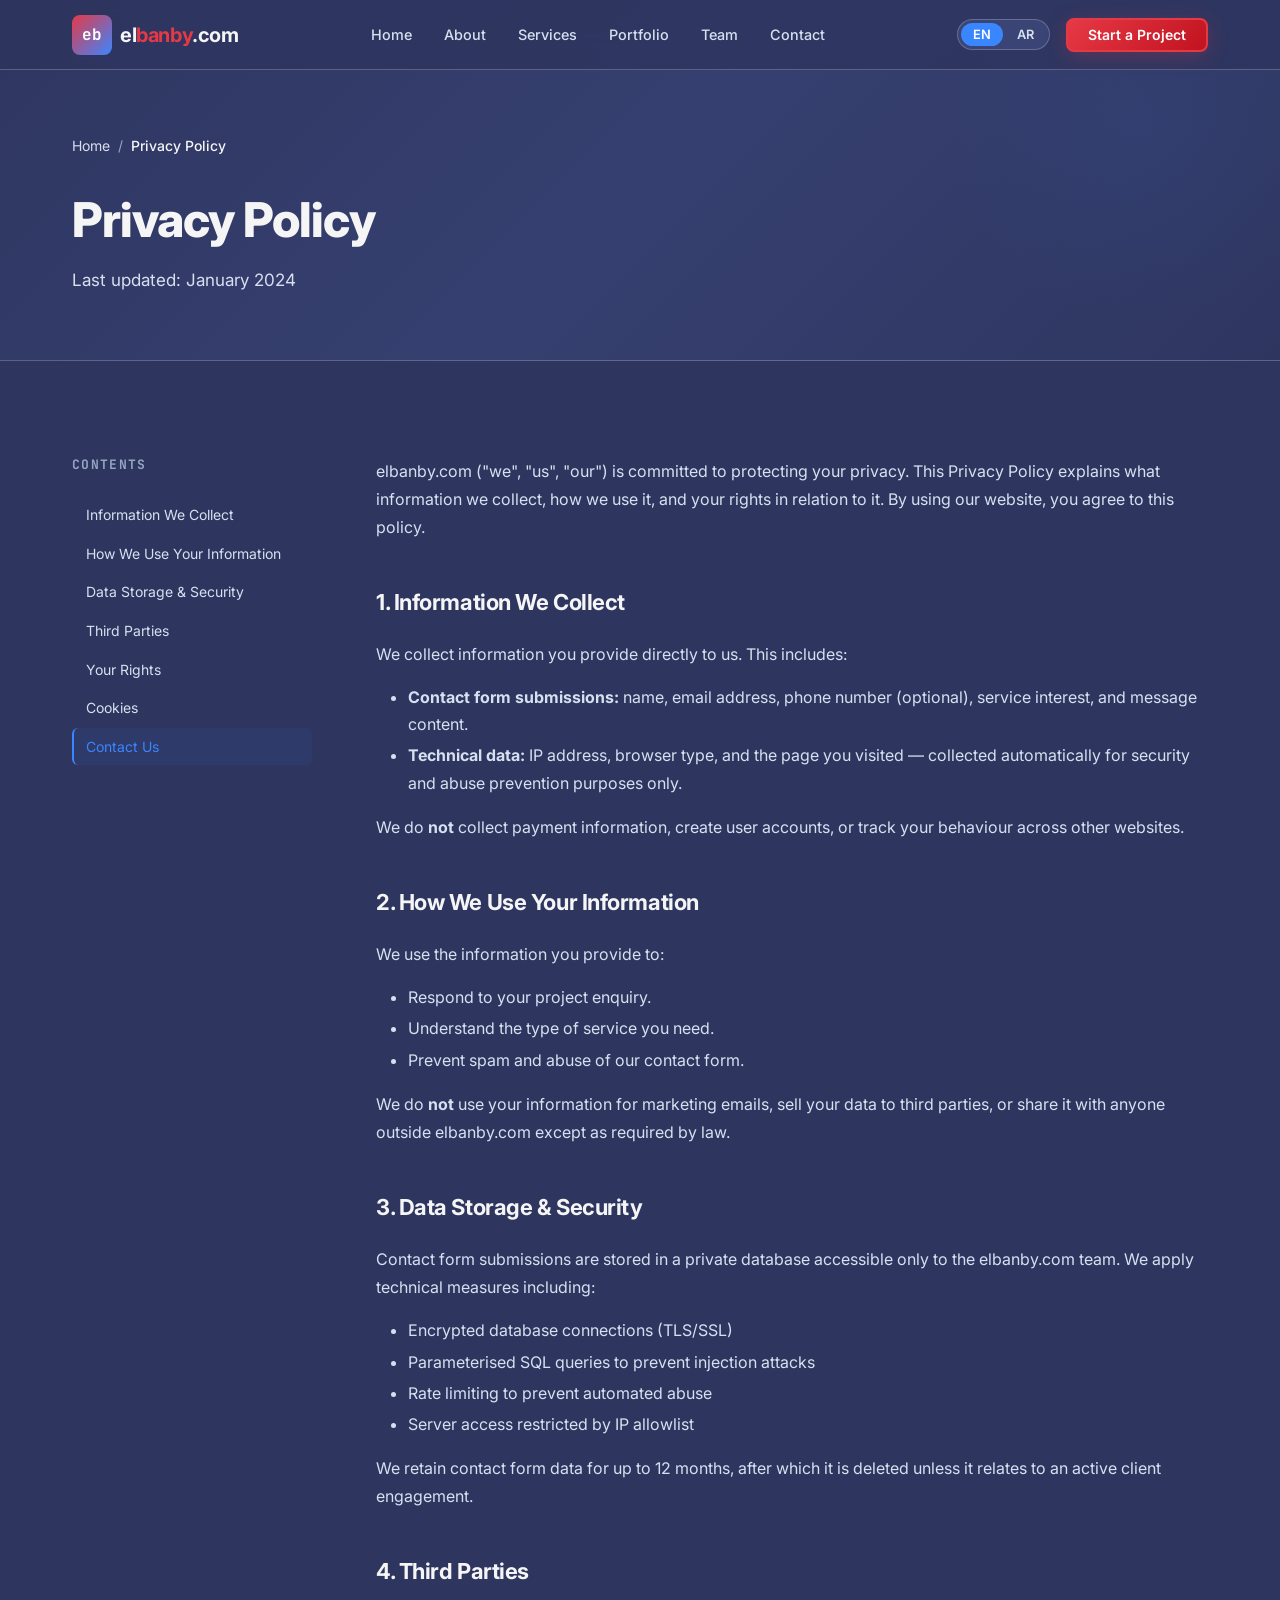
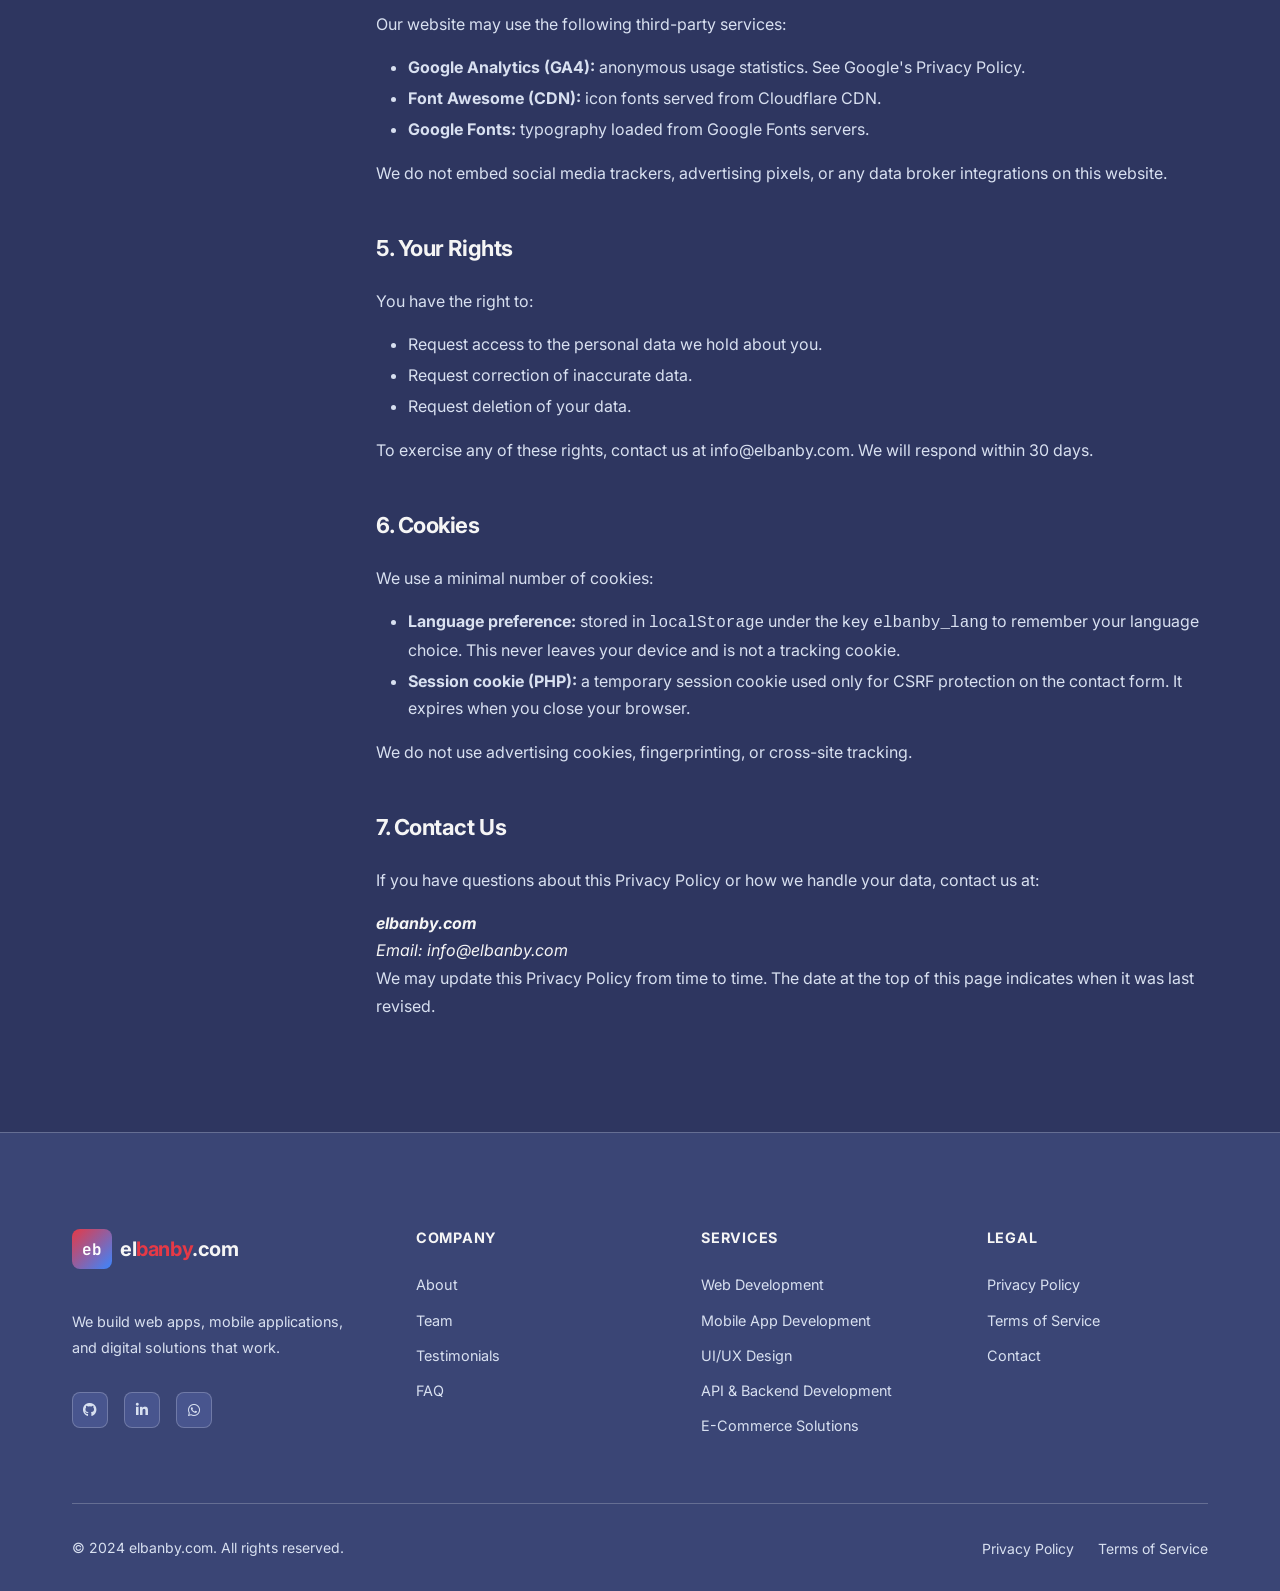
<file: privacy.html>
<!DOCTYPE html>
<html lang="en" dir="ltr">
<head>
  <meta charset="UTF-8">
  <meta name="viewport" content="width=device-width, initial-scale=1.0">
  <title>Privacy Policy | elbanby.com</title>
  <meta name="description" content="elbanby.com privacy policy — how we collect, use, and protect your personal information.">

  <meta property="og:title" content="Privacy Policy | elbanby.com">
  <meta property="og:description" content="How elbanby.com collects, uses, and protects your personal information.">
  <meta property="og:image" content="https://elbanby.com/assets/og-image.png">
  <meta property="og:url" content="https://elbanby.com/privacy.html">
  <meta property="og:type" content="website">
  <meta property="og:site_name" content="elbanby.com">

  <link rel="canonical" href="https://elbanby.com/privacy.html">
  <link rel="icon" href="assets/favicon.ico" type="image/x-icon">
  <link rel="manifest" href="assets/site.webmanifest">

  <link rel="preconnect" href="https://fonts.googleapis.com">
  <link rel="preconnect" href="https://fonts.gstatic.com" crossorigin>
  <link rel="stylesheet" href="https://cdnjs.cloudflare.com/ajax/libs/font-awesome/6.5.1/css/all.min.css" crossorigin="anonymous" referrerpolicy="no-referrer">
  <link rel="stylesheet" href="css/style.css">

  <script type="application/ld+json">
  {
    "@context": "https://schema.org",
    "@type": "BreadcrumbList",
    "itemListElement": [
      { "@type": "ListItem", "position": 1, "name": "Home", "item": "https://elbanby.com" },
      { "@type": "ListItem", "position": 2, "name": "Privacy Policy", "item": "https://elbanby.com/privacy.html" }
    ]
  }
  </script>

  <!-- Google Analytics — Replace G-XXXXXXXXXX with your actual GA4 Measurement ID -->
  <script async src="https://www.googletagmanager.com/gtag/js?id=G-XXXXXXXXXX"></script>
  <script>
    window.dataLayer = window.dataLayer || [];
    function gtag(){dataLayer.push(arguments);}
    gtag('js', new Date());
    gtag('config', 'G-XXXXXXXXXX');
  </script>
</head>
<body>

  <a href="#main-content" class="skip-link">Skip to main content</a>

  <!-- ── Navbar ──────────────────────────────────────────── -->
  <header class="navbar" role="banner">
    <div class="navbar-inner">
      <a href="index.html" class="navbar-logo" aria-label="elbanby.com — Go to homepage">
        <div class="navbar-logo-img" aria-hidden="true">eb</div>
        <span class="navbar-logo-text">el<span>banby</span>.com</span>
      </a>
      <nav aria-label="Main navigation">
        <ul class="nav-links" role="list">
          <li><a href="index.html" class="nav-link" data-i18n="nav.home">Home</a></li>
          <li><a href="about.html" class="nav-link" data-i18n="nav.about">About</a></li>
          <li><a href="services.html" class="nav-link" data-i18n="nav.services">Services</a></li>
          <li><a href="portfolio.html" class="nav-link" data-i18n="nav.portfolio">Portfolio</a></li>
          <li><a href="team.html" class="nav-link" data-i18n="nav.team">Team</a></li>
          <li><a href="contact.html" class="nav-link" data-i18n="nav.contact">Contact</a></li>
        </ul>
      </nav>
      <div class="nav-actions">
        <div class="lang-toggle" role="group" aria-label="Language selection">
          <button class="lang-btn active" data-lang="en" aria-pressed="true">EN</button>
          <button class="lang-btn" data-lang="ar" aria-pressed="false">AR</button>
        </div>
        <a href="contact.html" class="btn btn-primary btn-sm" data-i18n="nav.start_project">Start a Project</a>
        <button class="hamburger" id="hamburger" aria-label="Toggle navigation menu" aria-expanded="false" aria-controls="nav-mobile">
          <span></span><span></span><span></span>
        </button>
      </div>
    </div>
  </header>

  <nav id="nav-mobile" class="nav-mobile" aria-label="Mobile navigation">
    <a href="index.html" class="nav-link" data-i18n="nav.home">Home</a>
    <a href="about.html" class="nav-link" data-i18n="nav.about">About</a>
    <a href="services.html" class="nav-link" data-i18n="nav.services">Services</a>
    <a href="portfolio.html" class="nav-link" data-i18n="nav.portfolio">Portfolio</a>
    <a href="team.html" class="nav-link" data-i18n="nav.team">Team</a>
    <a href="contact.html" class="nav-link" data-i18n="nav.contact">Contact</a>
    <a href="contact.html" class="btn btn-primary btn-sm" style="margin-top:0.5rem;width:fit-content;" data-i18n="nav.start_project">Start a Project</a>
    <div class="lang-toggle" role="group" aria-label="Language selection" style="margin-top:0.75rem;">
      <button class="lang-btn active" data-lang="en" aria-pressed="true">EN</button>
      <button class="lang-btn" data-lang="ar" aria-pressed="false">AR</button>
    </div>
  </nav>

  <!-- ── Main ────────────────────────────────────────────── -->
  <main id="main-content">

    <!-- Page Hero -->
    <section class="page-hero" aria-labelledby="page-hero-title">
      <div class="container">
        <nav aria-label="Breadcrumb">
          <ol class="breadcrumb" itemscope itemtype="https://schema.org/BreadcrumbList">
            <li itemprop="itemListElement" itemscope itemtype="https://schema.org/ListItem">
              <a href="index.html" itemprop="item"><span itemprop="name" data-i18n="nav.home">Home</span></a>
              <meta itemprop="position" content="1">
            </li>
            <span class="breadcrumb-sep" aria-hidden="true">/</span>
            <li itemprop="itemListElement" itemscope itemtype="https://schema.org/ListItem">
              <span class="breadcrumb-current" itemprop="name" data-i18n="privacy.page_title">Privacy Policy</span>
              <meta itemprop="position" content="2">
            </li>
          </ol>
        </nav>
        <h1 class="page-hero-title" id="page-hero-title" data-i18n="privacy.page_title">Privacy Policy</h1>
        <p class="page-hero-desc">Last updated: January 2024</p>
      </div>
    </section>

    <!-- Document -->
    <section class="section" aria-label="Privacy policy document">
      <div class="container">
        <div class="doc-layout">

          <!-- Table of Contents -->
          <nav class="doc-toc" aria-label="Table of contents">
            <h2 class="doc-toc-title">Contents</h2>
            <ul class="doc-toc-list" role="list">
              <li><a href="#information-we-collect">Information We Collect</a></li>
              <li><a href="#how-we-use">How We Use Your Information</a></li>
              <li><a href="#data-storage">Data Storage & Security</a></li>
              <li><a href="#third-parties">Third Parties</a></li>
              <li><a href="#your-rights">Your Rights</a></li>
              <li><a href="#cookies">Cookies</a></li>
              <li><a href="#contact-privacy">Contact Us</a></li>
            </ul>
          </nav>

          <!-- Content -->
          <div class="doc-content">
            <p class="doc-intro">elbanby.com ("we", "us", "our") is committed to protecting your privacy. This Privacy Policy explains what information we collect, how we use it, and your rights in relation to it. By using our website, you agree to this policy.</p>

            <section id="information-we-collect" aria-labelledby="iw-collect-heading">
              <h2 id="iw-collect-heading">1. Information We Collect</h2>
              <p>We collect information you provide directly to us. This includes:</p>
              <ul>
                <li><strong>Contact form submissions:</strong> name, email address, phone number (optional), service interest, and message content.</li>
                <li><strong>Technical data:</strong> IP address, browser type, and the page you visited — collected automatically for security and abuse prevention purposes only.</li>
              </ul>
              <p>We do <strong>not</strong> collect payment information, create user accounts, or track your behaviour across other websites.</p>
            </section>

            <section id="how-we-use" aria-labelledby="how-use-heading">
              <h2 id="how-use-heading">2. How We Use Your Information</h2>
              <p>We use the information you provide to:</p>
              <ul>
                <li>Respond to your project enquiry.</li>
                <li>Understand the type of service you need.</li>
                <li>Prevent spam and abuse of our contact form.</li>
              </ul>
              <p>We do <strong>not</strong> use your information for marketing emails, sell your data to third parties, or share it with anyone outside elbanby.com except as required by law.</p>
            </section>

            <section id="data-storage" aria-labelledby="data-storage-heading">
              <h2 id="data-storage-heading">3. Data Storage & Security</h2>
              <p>Contact form submissions are stored in a private database accessible only to the elbanby.com team. We apply technical measures including:</p>
              <ul>
                <li>Encrypted database connections (TLS/SSL)</li>
                <li>Parameterised SQL queries to prevent injection attacks</li>
                <li>Rate limiting to prevent automated abuse</li>
                <li>Server access restricted by IP allowlist</li>
              </ul>
              <p>We retain contact form data for up to 12 months, after which it is deleted unless it relates to an active client engagement.</p>
            </section>

            <section id="third-parties" aria-labelledby="third-parties-heading">
              <h2 id="third-parties-heading">4. Third Parties</h2>
              <p>Our website may use the following third-party services:</p>
              <ul>
                <li><strong>Google Analytics (GA4):</strong> anonymous usage statistics. See <a href="https://policies.google.com/privacy" target="_blank" rel="noopener noreferrer">Google's Privacy Policy</a>.</li>
                <li><strong>Font Awesome (CDN):</strong> icon fonts served from Cloudflare CDN.</li>
                <li><strong>Google Fonts:</strong> typography loaded from Google Fonts servers.</li>
              </ul>
              <p>We do not embed social media trackers, advertising pixels, or any data broker integrations on this website.</p>
            </section>

            <section id="your-rights" aria-labelledby="your-rights-heading">
              <h2 id="your-rights-heading">5. Your Rights</h2>
              <p>You have the right to:</p>
              <ul>
                <li>Request access to the personal data we hold about you.</li>
                <li>Request correction of inaccurate data.</li>
                <li>Request deletion of your data.</li>
              </ul>
              <p>To exercise any of these rights, contact us at <a href="mailto:info@elbanby.com">info@elbanby.com</a>. We will respond within 30 days.</p>
            </section>

            <section id="cookies" aria-labelledby="cookies-heading">
              <h2 id="cookies-heading">6. Cookies</h2>
              <p>We use a minimal number of cookies:</p>
              <ul>
                <li><strong>Language preference:</strong> stored in <code>localStorage</code> under the key <code>elbanby_lang</code> to remember your language choice. This never leaves your device and is not a tracking cookie.</li>
                <li><strong>Session cookie (PHP):</strong> a temporary session cookie used only for CSRF protection on the contact form. It expires when you close your browser.</li>
              </ul>
              <p>We do not use advertising cookies, fingerprinting, or cross-site tracking.</p>
            </section>

            <section id="contact-privacy" aria-labelledby="contact-privacy-heading">
              <h2 id="contact-privacy-heading">7. Contact Us</h2>
              <p>If you have questions about this Privacy Policy or how we handle your data, contact us at:</p>
              <address>
                <strong>elbanby.com</strong><br>
                Email: <a href="mailto:info@elbanby.com">info@elbanby.com</a>
              </address>
              <p>We may update this Privacy Policy from time to time. The date at the top of this page indicates when it was last revised.</p>
            </section>

          </div>
        </div>
      </div>
    </section>

  </main>

  <!-- ── Footer ──────────────────────────────────────────── -->
  <footer class="footer" role="contentinfo">
    <div class="container">
      <div class="footer-grid">
        <div class="footer-brand">
          <a href="index.html" class="navbar-logo" style="display:inline-flex;margin-bottom:1rem;" aria-label="elbanby.com — Home">
            <div class="navbar-logo-img" aria-hidden="true">eb</div>
            <span class="navbar-logo-text">el<span>banby</span>.com</span>
          </a>
          <p data-i18n="footer.desc">We build web apps, mobile applications, and digital solutions that work.</p>
          <div class="footer-social" style="margin-top:1.25rem;">
            <a href="https://github.com/elbanby" class="footer-social-link" aria-label="elbanby on GitHub" target="_blank" rel="noopener noreferrer"><i class="fab fa-github" aria-hidden="true"></i></a>
            <a href="https://linkedin.com/company/elbanby" class="footer-social-link" aria-label="elbanby on LinkedIn" target="_blank" rel="noopener noreferrer"><i class="fab fa-linkedin-in" aria-hidden="true"></i></a>
            <a href="https://wa.me/00000000000" class="footer-social-link" aria-label="Contact elbanby on WhatsApp" target="_blank" rel="noopener noreferrer"><i class="fab fa-whatsapp" aria-hidden="true"></i></a>
          </div>
        </div>
        <div>
          <h3 class="footer-col-title" data-i18n="footer.col.company">Company</h3>
          <ul class="footer-links" role="list">
            <li><a href="about.html" data-i18n="nav.about">About</a></li>
            <li><a href="team.html" data-i18n="nav.team">Team</a></li>
            <li><a href="testimonials.html" data-i18n="nav.testimonials">Testimonials</a></li>
            <li><a href="faq.html" data-i18n="nav.faq">FAQ</a></li>
          </ul>
        </div>
        <div>
          <h3 class="footer-col-title" data-i18n="footer.col.services">Services</h3>
          <ul class="footer-links" role="list">
            <li><a href="services.html" data-i18n="services.web.title">Web Development</a></li>
            <li><a href="services.html" data-i18n="services.mobile.title">Mobile App Development</a></li>
            <li><a href="services.html" data-i18n="services.uiux.title">UI/UX Design</a></li>
            <li><a href="services.html" data-i18n="services.api.title">API & Backend Development</a></li>
            <li><a href="services.html" data-i18n="services.ecommerce.title">E-Commerce Solutions</a></li>
          </ul>
        </div>
        <div>
          <h3 class="footer-col-title" data-i18n="footer.col.legal">Legal</h3>
          <ul class="footer-links" role="list">
            <li><a href="privacy.html" data-i18n="privacy.page_title">Privacy Policy</a></li>
            <li><a href="terms.html" data-i18n="terms.page_title">Terms of Service</a></li>
            <li><a href="contact.html" data-i18n="nav.contact">Contact</a></li>
          </ul>
        </div>
      </div>
      <div class="footer-bottom">
        <p data-i18n="footer.copyright">© 2024 elbanby.com. All rights reserved.</p>
        <div class="footer-legal">
          <a href="privacy.html" data-i18n="privacy.page_title">Privacy Policy</a>
          <a href="terms.html" data-i18n="terms.page_title">Terms of Service</a>
        </div>
      </div>
    </div>
  </footer>

  <!-- Floating WhatsApp Button -->
  <a href="https://wa.me/00000000000" id="whatsapp-float" class="whatsapp-float" target="_blank" rel="noopener noreferrer" aria-label="Contact us on WhatsApp" data-i18n-aria-label="whatsapp.aria">
    <i class="fab fa-whatsapp" aria-hidden="true"></i>
    <span data-i18n="whatsapp.label">Chat on WhatsApp</span>
  </a>

  <script src="js/lang.js" defer></script>
  <script src="js/main.js" defer></script>
</body>
</html>
</file>
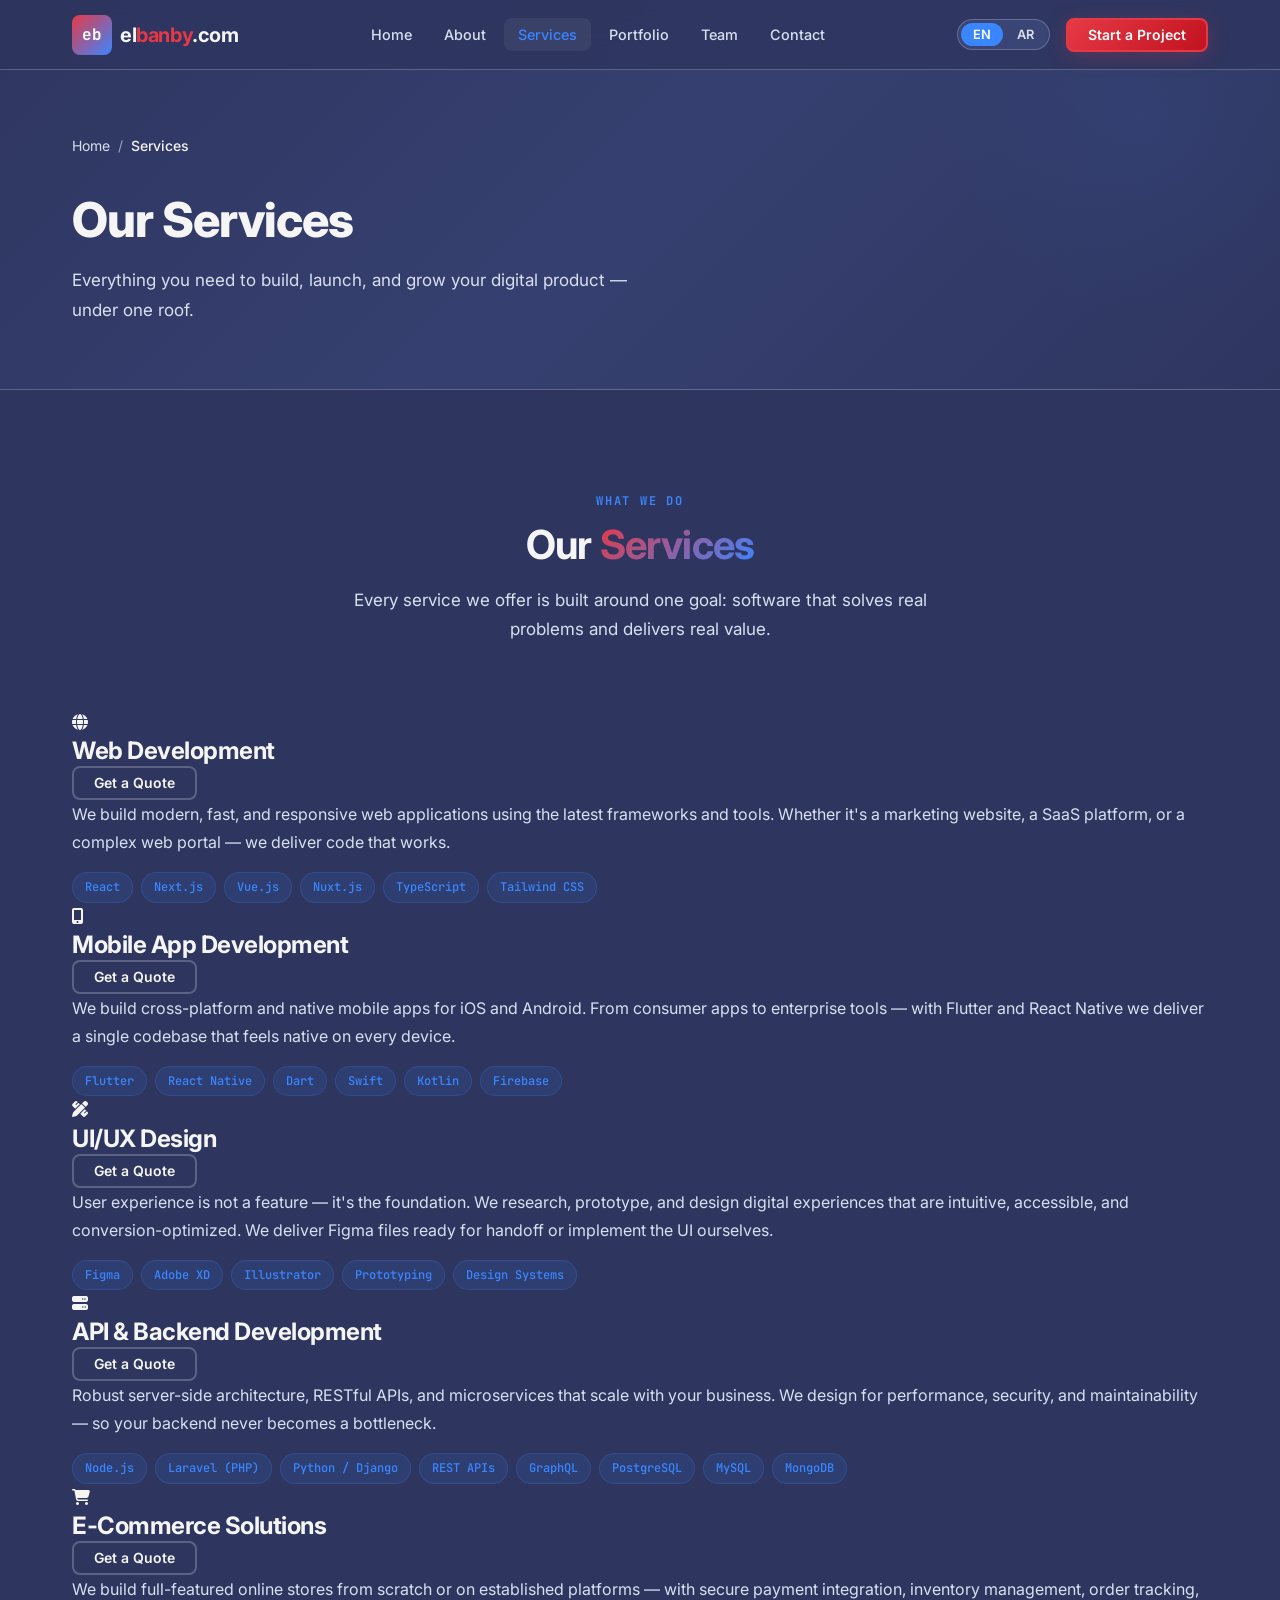
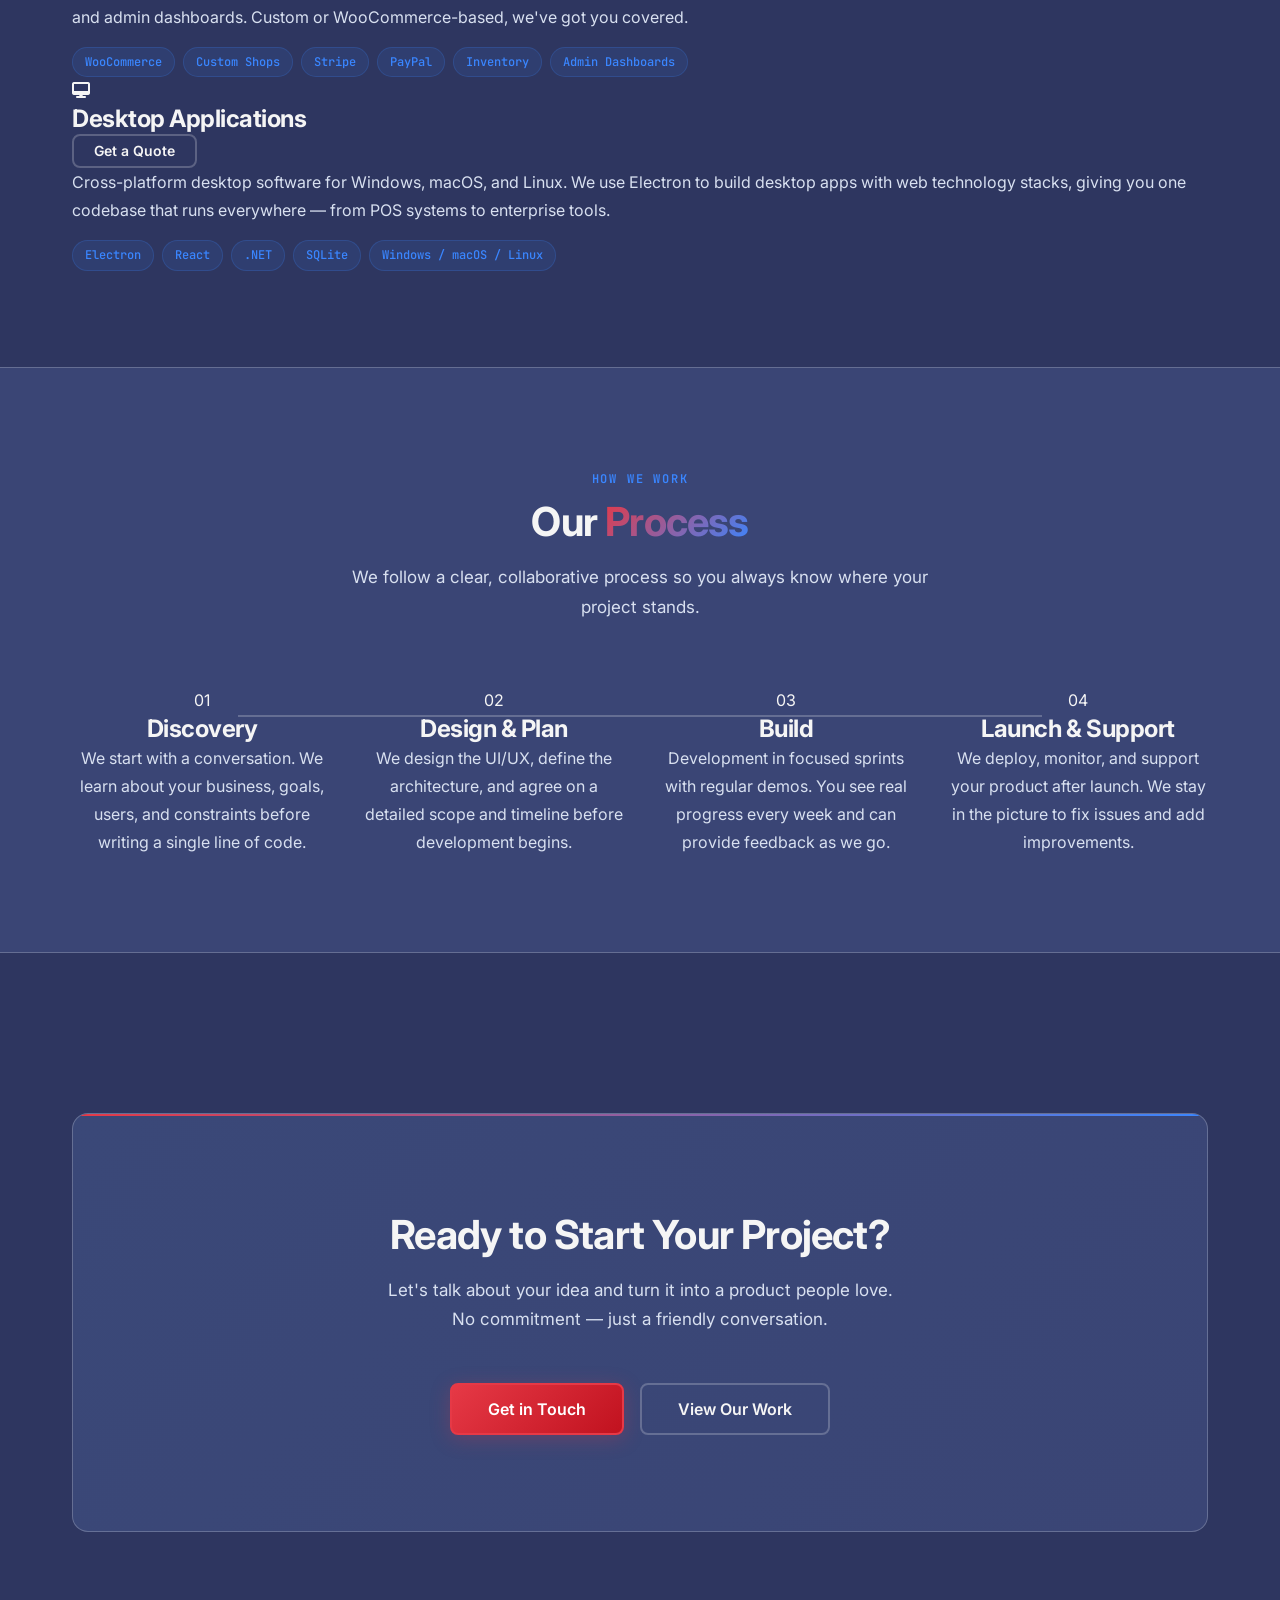
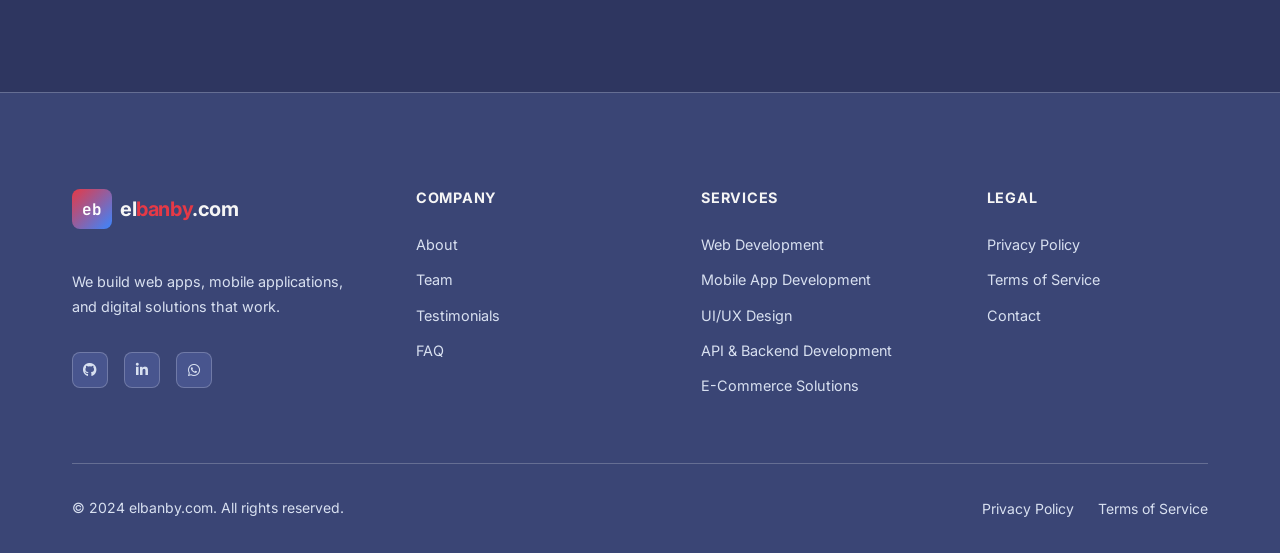
<file: services.html>
<!DOCTYPE html>
<html lang="en" dir="ltr">
<head>
  <meta charset="UTF-8">
  <meta name="viewport" content="width=device-width, initial-scale=1.0">
  <title>Software Development Services | elbanby.com</title>
  <meta name="description" content="elbanby.com offers web development, mobile app development, UI/UX design, API & backend development, e-commerce solutions, and desktop applications.">

  <!-- Open Graph -->
  <meta property="og:title" content="Software Development Services | elbanby.com">
  <meta property="og:description" content="Web development, mobile apps, UI/UX design, API development, e-commerce, and desktop software — built by elbanby.com.">
  <meta property="og:image" content="https://elbanby.com/assets/og-image.png">
  <meta property="og:url" content="https://elbanby.com/services.html">
  <meta property="og:type" content="website">
  <meta property="og:site_name" content="elbanby.com">

  <!-- Twitter Card -->
  <meta name="twitter:card" content="summary_large_image">
  <meta name="twitter:title" content="Services | elbanby.com">
  <meta name="twitter:description" content="Web, mobile, UI/UX, API, e-commerce, and desktop software services.">
  <meta name="twitter:image" content="https://elbanby.com/assets/og-image.png">

  <!-- Canonical -->
  <link rel="canonical" href="https://elbanby.com/services.html">

  <!-- Favicon & Manifest -->
  <link rel="icon" href="assets/favicon.ico" type="image/x-icon">
  <link rel="manifest" href="assets/site.webmanifest">

  <link rel="preconnect" href="https://fonts.googleapis.com">
  <link rel="preconnect" href="https://fonts.gstatic.com" crossorigin>
  <link rel="stylesheet" href="https://cdnjs.cloudflare.com/ajax/libs/font-awesome/6.5.1/css/all.min.css" crossorigin="anonymous" referrerpolicy="no-referrer">
  <link rel="stylesheet" href="css/style.css">

  <!-- Schema — BreadcrumbList -->
  <script type="application/ld+json">
  {
    "@context": "https://schema.org",
    "@type": "BreadcrumbList",
    "itemListElement": [
      { "@type": "ListItem", "position": 1, "name": "Home", "item": "https://elbanby.com" },
      { "@type": "ListItem", "position": 2, "name": "Services", "item": "https://elbanby.com/services.html" }
    ]
  }
  </script>

  <!-- Google Analytics — Replace G-XXXXXXXXXX with your actual GA4 Measurement ID -->
  <script async src="https://www.googletagmanager.com/gtag/js?id=G-XXXXXXXXXX"></script>
  <script>
    window.dataLayer = window.dataLayer || [];
    function gtag(){dataLayer.push(arguments);}
    gtag('js', new Date());
    gtag('config', 'G-XXXXXXXXXX');
  </script>
</head>
<body>

  <a href="#main-content" class="skip-link">Skip to main content</a>

  <!-- ── Navbar ──────────────────────────────────────────── -->
  <header class="navbar" role="banner">
    <div class="navbar-inner">
      <a href="index.html" class="navbar-logo" aria-label="elbanby.com — Go to homepage">
        <div class="navbar-logo-img" aria-hidden="true">eb</div>
        <span class="navbar-logo-text">el<span>banby</span>.com</span>
      </a>
      <nav aria-label="Main navigation">
        <ul class="nav-links" role="list">
          <li><a href="index.html" class="nav-link" data-i18n="nav.home">Home</a></li>
          <li><a href="about.html" class="nav-link" data-i18n="nav.about">About</a></li>
          <li><a href="services.html" class="nav-link" data-i18n="nav.services">Services</a></li>
          <li><a href="portfolio.html" class="nav-link" data-i18n="nav.portfolio">Portfolio</a></li>
          <li><a href="team.html" class="nav-link" data-i18n="nav.team">Team</a></li>
          <li><a href="contact.html" class="nav-link" data-i18n="nav.contact">Contact</a></li>
        </ul>
      </nav>
      <div class="nav-actions">
        <div class="lang-toggle" role="group" aria-label="Language selection">
          <button class="lang-btn active" data-lang="en" aria-pressed="true">EN</button>
          <button class="lang-btn" data-lang="ar" aria-pressed="false">AR</button>
        </div>
        <a href="contact.html" class="btn btn-primary btn-sm" data-i18n="nav.start_project">Start a Project</a>
        <button class="hamburger" id="hamburger" aria-label="Toggle navigation menu" aria-expanded="false" aria-controls="nav-mobile">
          <span></span><span></span><span></span>
        </button>
      </div>
    </div>
  </header>

  <nav id="nav-mobile" class="nav-mobile" aria-label="Mobile navigation">
    <a href="index.html" class="nav-link" data-i18n="nav.home">Home</a>
    <a href="about.html" class="nav-link" data-i18n="nav.about">About</a>
    <a href="services.html" class="nav-link" data-i18n="nav.services">Services</a>
    <a href="portfolio.html" class="nav-link" data-i18n="nav.portfolio">Portfolio</a>
    <a href="team.html" class="nav-link" data-i18n="nav.team">Team</a>
    <a href="contact.html" class="nav-link" data-i18n="nav.contact">Contact</a>
    <a href="contact.html" class="btn btn-primary btn-sm" style="margin-top:0.5rem;width:fit-content;" data-i18n="nav.start_project">Start a Project</a>
    <div class="lang-toggle" role="group" aria-label="Language selection" style="margin-top:0.75rem;">
      <button class="lang-btn active" data-lang="en" aria-pressed="true">EN</button>
      <button class="lang-btn" data-lang="ar" aria-pressed="false">AR</button>
    </div>
  </nav>

  <!-- ── Main ────────────────────────────────────────────── -->
  <main id="main-content">

    <!-- Page Hero -->
    <section class="page-hero" aria-labelledby="page-hero-title">
      <div class="container">
        <nav aria-label="Breadcrumb">
          <ol class="breadcrumb" itemscope itemtype="https://schema.org/BreadcrumbList">
            <li itemprop="itemListElement" itemscope itemtype="https://schema.org/ListItem">
              <a href="index.html" itemprop="item"><span itemprop="name" data-i18n="nav.home">Home</span></a>
              <meta itemprop="position" content="1">
            </li>
            <span class="breadcrumb-sep" aria-hidden="true">/</span>
            <li itemprop="itemListElement" itemscope itemtype="https://schema.org/ListItem">
              <span class="breadcrumb-current" itemprop="name" data-i18n="nav.services">Services</span>
              <meta itemprop="position" content="2">
            </li>
          </ol>
        </nav>
        <h1 class="page-hero-title" id="page-hero-title" data-i18n="services.page_title">Our Services</h1>
        <p class="page-hero-desc" data-i18n="services.page_desc">From concept to deployment — we cover the full software development lifecycle.</p>
      </div>
    </section>

    <!-- Services Detail -->
    <section class="section" aria-labelledby="services-detail-heading">
      <div class="container">
        <div class="section-header centered fade-in">
          <span class="section-label" data-i18n="services.label">What we do</span>
          <h2 class="section-title" id="services-detail-heading" data-i18n="services.title">Our <span>Services</span></h2>
          <p class="section-desc" data-i18n="services.detail.intro">Every service we offer is built around one goal: software that solves real problems and delivers real value.</p>
        </div>

        <!-- Web Development -->
        <div class="service-detail-row fade-in">
          <div class="service-detail-icon" aria-hidden="true"><i class="fas fa-globe"></i></div>
          <div class="service-detail-body">
            <div class="service-detail-header">
              <h3 data-i18n="services.web.title">Web Development</h3>
              <a href="contact.html?service=web" class="btn btn-sm btn-outline" data-i18n="common.get_quote">Get a Quote</a>
            </div>
            <p data-i18n="services.web.detail">We build modern, fast, and responsive web applications using the latest frameworks and tools. Whether it's a marketing website, a SaaS platform, or a complex web portal — we deliver code that works.</p>
            <div class="tags-list" style="margin-top:1rem;">
              <span class="tag-badge">React</span>
              <span class="tag-badge">Next.js</span>
              <span class="tag-badge">Vue.js</span>
              <span class="tag-badge">Nuxt.js</span>
              <span class="tag-badge">TypeScript</span>
              <span class="tag-badge">Tailwind CSS</span>
            </div>
          </div>
        </div>

        <!-- Mobile App Development -->
        <div class="service-detail-row fade-in">
          <div class="service-detail-icon" aria-hidden="true"><i class="fas fa-mobile-alt"></i></div>
          <div class="service-detail-body">
            <div class="service-detail-header">
              <h3 data-i18n="services.mobile.title">Mobile App Development</h3>
              <a href="contact.html?service=mobile" class="btn btn-sm btn-outline" data-i18n="common.get_quote">Get a Quote</a>
            </div>
            <p data-i18n="services.mobile.detail">We build cross-platform and native mobile apps for iOS and Android. From consumer apps to enterprise tools — with Flutter and React Native we deliver a single codebase that feels native on every device.</p>
            <div class="tags-list" style="margin-top:1rem;">
              <span class="tag-badge">Flutter</span>
              <span class="tag-badge">React Native</span>
              <span class="tag-badge">Dart</span>
              <span class="tag-badge">Swift</span>
              <span class="tag-badge">Kotlin</span>
              <span class="tag-badge">Firebase</span>
            </div>
          </div>
        </div>

        <!-- UI/UX Design -->
        <div class="service-detail-row fade-in">
          <div class="service-detail-icon" aria-hidden="true"><i class="fas fa-pen-ruler"></i></div>
          <div class="service-detail-body">
            <div class="service-detail-header">
              <h3 data-i18n="services.uiux.title">UI/UX Design</h3>
              <a href="contact.html?service=uiux" class="btn btn-sm btn-outline" data-i18n="common.get_quote">Get a Quote</a>
            </div>
            <p data-i18n="services.uiux.detail">User experience is not a feature — it's the foundation. We research, prototype, and design digital experiences that are intuitive, accessible, and conversion-optimized. We deliver Figma files ready for handoff or implement the UI ourselves.</p>
            <div class="tags-list" style="margin-top:1rem;">
              <span class="tag-badge">Figma</span>
              <span class="tag-badge">Adobe XD</span>
              <span class="tag-badge">Illustrator</span>
              <span class="tag-badge">Prototyping</span>
              <span class="tag-badge">Design Systems</span>
            </div>
          </div>
        </div>

        <!-- API & Backend -->
        <div class="service-detail-row fade-in">
          <div class="service-detail-icon" aria-hidden="true"><i class="fas fa-server"></i></div>
          <div class="service-detail-body">
            <div class="service-detail-header">
              <h3 data-i18n="services.api.title">API & Backend Development</h3>
              <a href="contact.html?service=api" class="btn btn-sm btn-outline" data-i18n="common.get_quote">Get a Quote</a>
            </div>
            <p data-i18n="services.api.detail">Robust server-side architecture, RESTful APIs, and microservices that scale with your business. We design for performance, security, and maintainability — so your backend never becomes a bottleneck.</p>
            <div class="tags-list" style="margin-top:1rem;">
              <span class="tag-badge">Node.js</span>
              <span class="tag-badge">Laravel (PHP)</span>
              <span class="tag-badge">Python / Django</span>
              <span class="tag-badge">REST APIs</span>
              <span class="tag-badge">GraphQL</span>
              <span class="tag-badge">PostgreSQL</span>
              <span class="tag-badge">MySQL</span>
              <span class="tag-badge">MongoDB</span>
            </div>
          </div>
        </div>

        <!-- E-Commerce -->
        <div class="service-detail-row fade-in">
          <div class="service-detail-icon" aria-hidden="true"><i class="fas fa-shopping-cart"></i></div>
          <div class="service-detail-body">
            <div class="service-detail-header">
              <h3 data-i18n="services.ecommerce.title">E-Commerce Solutions</h3>
              <a href="contact.html?service=ecommerce" class="btn btn-sm btn-outline" data-i18n="common.get_quote">Get a Quote</a>
            </div>
            <p data-i18n="services.ecommerce.detail">We build full-featured online stores from scratch or on established platforms — with secure payment integration, inventory management, order tracking, and admin dashboards. Custom or WooCommerce-based, we've got you covered.</p>
            <div class="tags-list" style="margin-top:1rem;">
              <span class="tag-badge">WooCommerce</span>
              <span class="tag-badge">Custom Shops</span>
              <span class="tag-badge">Stripe</span>
              <span class="tag-badge">PayPal</span>
              <span class="tag-badge">Inventory</span>
              <span class="tag-badge">Admin Dashboards</span>
            </div>
          </div>
        </div>

        <!-- Desktop Applications -->
        <div class="service-detail-row fade-in">
          <div class="service-detail-icon" aria-hidden="true"><i class="fas fa-desktop"></i></div>
          <div class="service-detail-body">
            <div class="service-detail-header">
              <h3 data-i18n="services.desktop.title">Desktop Applications</h3>
              <a href="contact.html?service=desktop" class="btn btn-sm btn-outline" data-i18n="common.get_quote">Get a Quote</a>
            </div>
            <p data-i18n="services.desktop.detail">Cross-platform desktop software for Windows, macOS, and Linux. We use Electron to build desktop apps with web technology stacks, giving you one codebase that runs everywhere — from POS systems to enterprise tools.</p>
            <div class="tags-list" style="margin-top:1rem;">
              <span class="tag-badge">Electron</span>
              <span class="tag-badge">React</span>
              <span class="tag-badge">.NET</span>
              <span class="tag-badge">SQLite</span>
              <span class="tag-badge">Windows / macOS / Linux</span>
            </div>
          </div>
        </div>
      </div>
    </section>

    <!-- Process -->
    <section class="section" style="background:var(--color-bg-card);border-top:1px solid var(--color-border);border-bottom:1px solid var(--color-border);" aria-labelledby="process-heading">
      <div class="container">
        <div class="section-header centered fade-in">
          <span class="section-label" data-i18n="services.process.label">How we work</span>
          <h2 class="section-title" id="process-heading" data-i18n="services.process.title">Our <span>Process</span></h2>
          <p class="section-desc" data-i18n="services.process.desc">We follow a clear, collaborative process so you always know where your project stands.</p>
        </div>
        <div class="process-steps">
          <div class="process-step fade-in">
            <div class="process-num" aria-hidden="true">01</div>
            <h3 data-i18n="services.process.s1.title">Discovery</h3>
            <p data-i18n="services.process.s1.desc">We start with a conversation. We learn about your business, goals, users, and constraints before writing a single line of code.</p>
          </div>
          <div class="process-step fade-in fade-in-delay-1">
            <div class="process-num" aria-hidden="true">02</div>
            <h3 data-i18n="services.process.s2.title">Design & Plan</h3>
            <p data-i18n="services.process.s2.desc">We design the UI/UX, define the architecture, and agree on a detailed scope and timeline before development begins.</p>
          </div>
          <div class="process-step fade-in fade-in-delay-2">
            <div class="process-num" aria-hidden="true">03</div>
            <h3 data-i18n="services.process.s3.title">Build</h3>
            <p data-i18n="services.process.s3.desc">Development in focused sprints with regular demos. You see real progress every week and can provide feedback as we go.</p>
          </div>
          <div class="process-step fade-in fade-in-delay-3">
            <div class="process-num" aria-hidden="true">04</div>
            <h3 data-i18n="services.process.s4.title">Launch & Support</h3>
            <p data-i18n="services.process.s4.desc">We deploy, monitor, and support your product after launch. We stay in the picture to fix issues and add improvements.</p>
          </div>
        </div>
      </div>
    </section>

    <!-- CTA -->
    <section class="section-sm" aria-label="Call to action">
      <div class="container">
        <div class="cta-banner fade-in">
          <h2 data-i18n="cta.title">Ready to Start Your Project?</h2>
          <p data-i18n="cta.desc">Let's talk about your idea and turn it into a product people love. No commitment — just a friendly conversation.</p>
          <div class="btn-group">
            <a href="contact.html" class="btn btn-primary btn-lg" data-i18n="cta.btn">Get in Touch</a>
            <a href="portfolio.html" class="btn btn-outline btn-lg" data-i18n="cta.btn_alt">View Our Work</a>
          </div>
        </div>
      </div>
    </section>

  </main>

  <!-- ── Footer ──────────────────────────────────────────── -->
  <footer class="footer" role="contentinfo">
    <div class="container">
      <div class="footer-grid">
        <div class="footer-brand">
          <a href="index.html" class="navbar-logo" style="display:inline-flex;margin-bottom:1rem;" aria-label="elbanby.com — Home">
            <div class="navbar-logo-img" aria-hidden="true">eb</div>
            <span class="navbar-logo-text">el<span>banby</span>.com</span>
          </a>
          <p data-i18n="footer.desc">We build web apps, mobile applications, and digital solutions that work.</p>
          <div class="footer-social" style="margin-top:1.25rem;">
            <a href="https://github.com/elbanby" class="footer-social-link" aria-label="elbanby on GitHub" target="_blank" rel="noopener noreferrer"><i class="fab fa-github" aria-hidden="true"></i></a>
            <a href="https://linkedin.com/company/elbanby" class="footer-social-link" aria-label="elbanby on LinkedIn" target="_blank" rel="noopener noreferrer"><i class="fab fa-linkedin-in" aria-hidden="true"></i></a>
            <a href="https://wa.me/00000000000" class="footer-social-link" aria-label="Contact elbanby on WhatsApp" target="_blank" rel="noopener noreferrer"><i class="fab fa-whatsapp" aria-hidden="true"></i></a>
          </div>
        </div>
        <div>
          <h3 class="footer-col-title" data-i18n="footer.col.company">Company</h3>
          <ul class="footer-links" role="list">
            <li><a href="about.html" data-i18n="nav.about">About</a></li>
            <li><a href="team.html" data-i18n="nav.team">Team</a></li>
            <li><a href="testimonials.html" data-i18n="nav.testimonials">Testimonials</a></li>
            <li><a href="faq.html" data-i18n="nav.faq">FAQ</a></li>
          </ul>
        </div>
        <div>
          <h3 class="footer-col-title" data-i18n="footer.col.services">Services</h3>
          <ul class="footer-links" role="list">
            <li><a href="services.html" data-i18n="services.web.title">Web Development</a></li>
            <li><a href="services.html" data-i18n="services.mobile.title">Mobile App Development</a></li>
            <li><a href="services.html" data-i18n="services.uiux.title">UI/UX Design</a></li>
            <li><a href="services.html" data-i18n="services.api.title">API & Backend Development</a></li>
            <li><a href="services.html" data-i18n="services.ecommerce.title">E-Commerce Solutions</a></li>
          </ul>
        </div>
        <div>
          <h3 class="footer-col-title" data-i18n="footer.col.legal">Legal</h3>
          <ul class="footer-links" role="list">
            <li><a href="privacy.html" data-i18n="privacy.page_title">Privacy Policy</a></li>
            <li><a href="terms.html" data-i18n="terms.page_title">Terms of Service</a></li>
            <li><a href="contact.html" data-i18n="nav.contact">Contact</a></li>
          </ul>
        </div>
      </div>
      <div class="footer-bottom">
        <p data-i18n="footer.copyright">© 2024 elbanby.com. All rights reserved.</p>
        <div class="footer-legal">
          <a href="privacy.html" data-i18n="privacy.page_title">Privacy Policy</a>
          <a href="terms.html" data-i18n="terms.page_title">Terms of Service</a>
        </div>
      </div>
    </div>
  </footer>

  <!-- Floating WhatsApp Button -->
  <a href="https://wa.me/00000000000" id="whatsapp-float" class="whatsapp-float" target="_blank" rel="noopener noreferrer" aria-label="Contact us on WhatsApp" data-i18n-aria-label="whatsapp.aria">
    <i class="fab fa-whatsapp" aria-hidden="true"></i>
    <span data-i18n="whatsapp.label">Chat on WhatsApp</span>
  </a>

  <script src="js/lang.js" defer></script>
  <script src="js/main.js" defer></script>
</body>
</html>
</file>
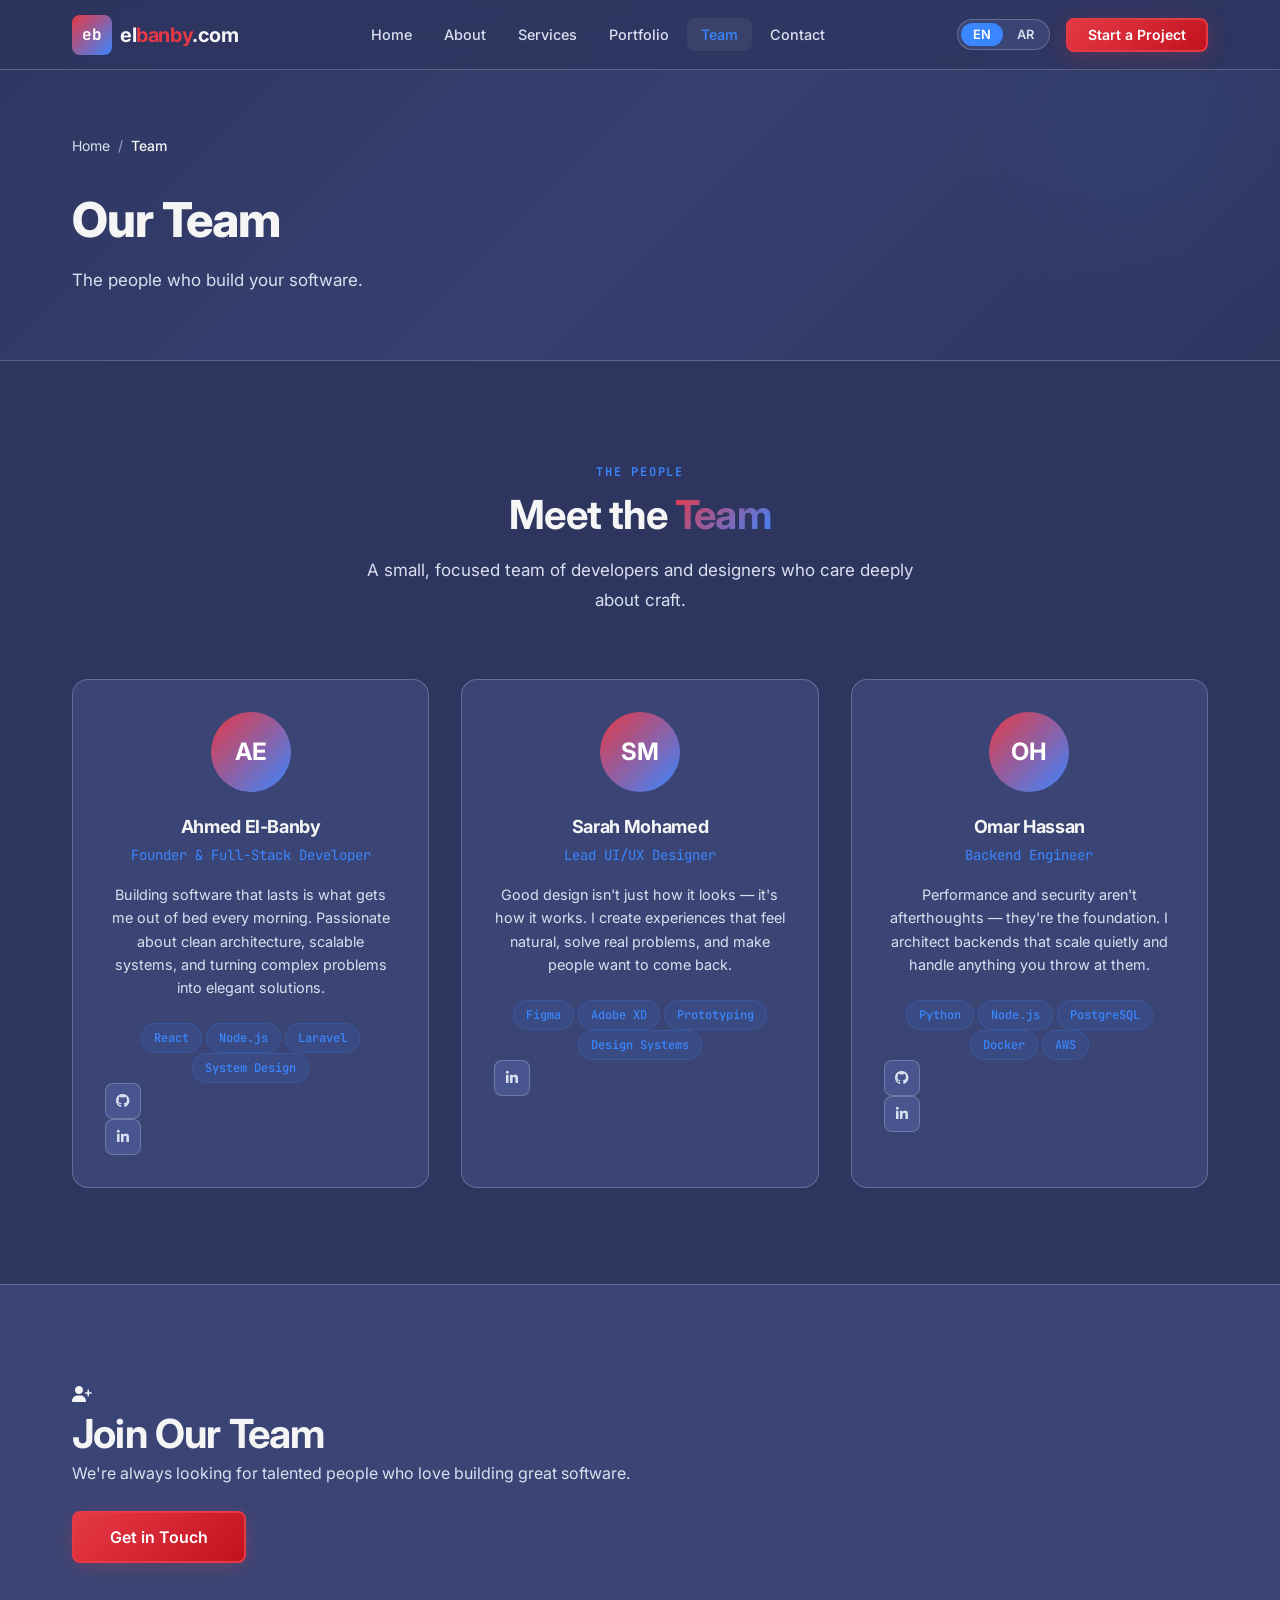
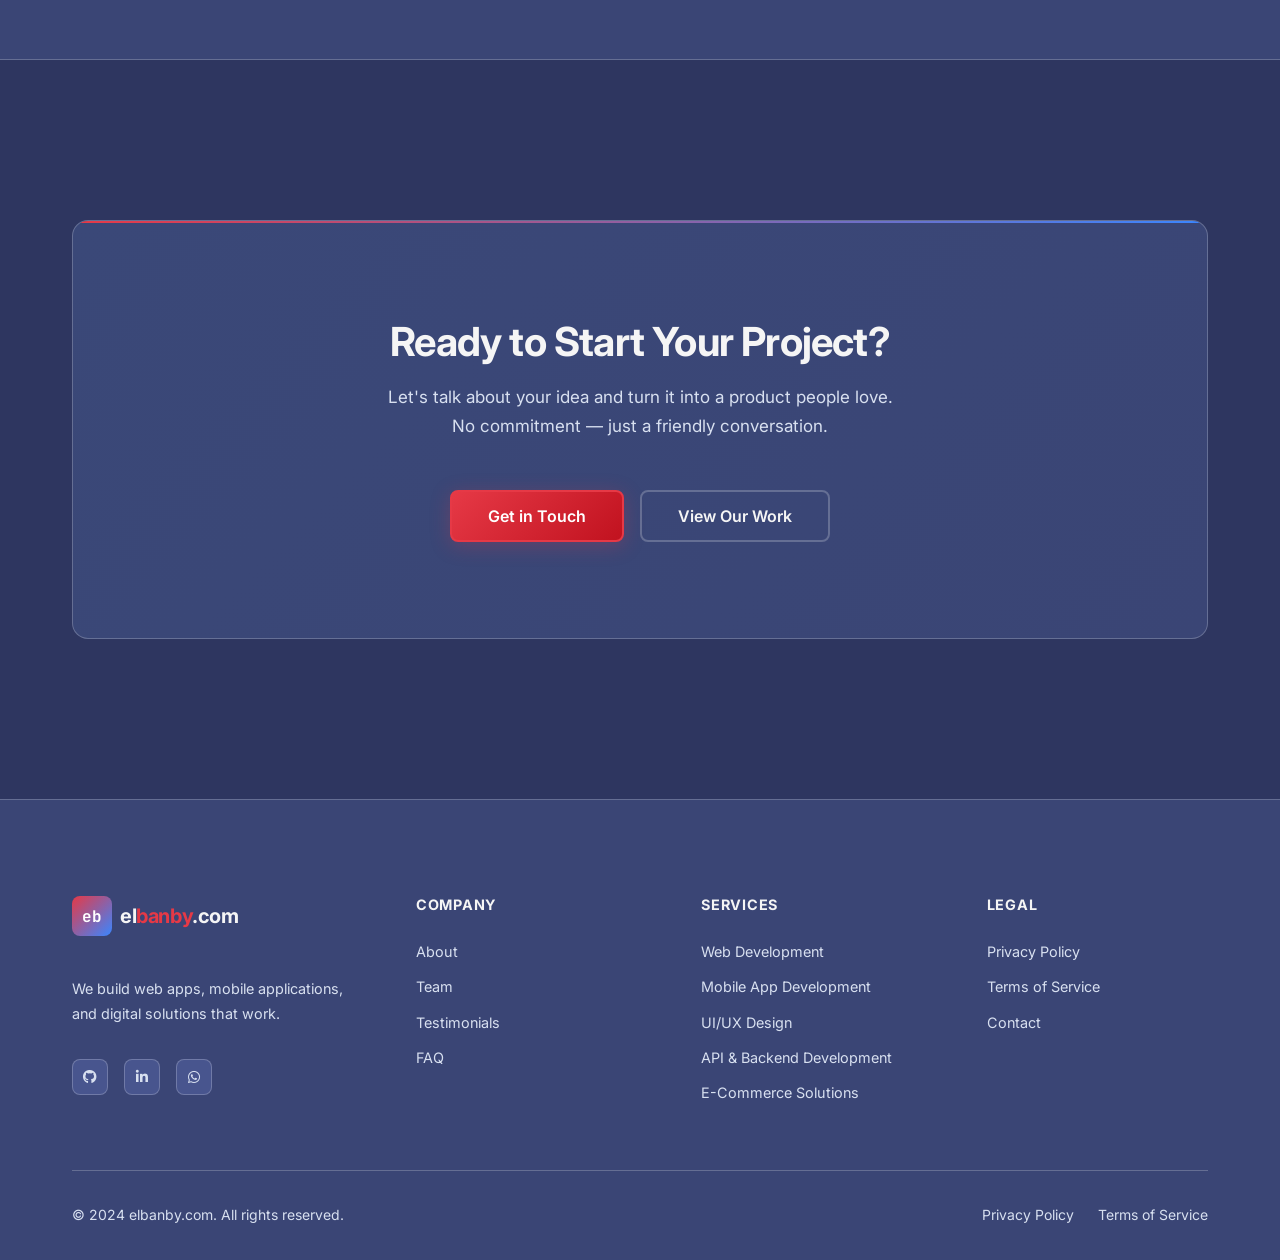
<file: team.html>
<!DOCTYPE html>
<html lang="en" dir="ltr">
<head>
  <meta charset="UTF-8">
  <meta name="viewport" content="width=device-width, initial-scale=1.0">
  <title>Our Team | elbanby.com</title>
  <meta name="description" content="Meet the team behind elbanby.com — the developers and designers building software that works.">

  <meta property="og:title" content="Our Team | elbanby.com">
  <meta property="og:description" content="Meet the developers and designers behind elbanby.com.">
  <meta property="og:image" content="https://elbanby.com/assets/og-image.png">
  <meta property="og:url" content="https://elbanby.com/team.html">
  <meta property="og:type" content="website">
  <meta property="og:site_name" content="elbanby.com">

  <meta name="twitter:card" content="summary_large_image">
  <meta name="twitter:title" content="Our Team | elbanby.com">
  <meta name="twitter:description" content="Meet the team behind elbanby.com.">
  <meta name="twitter:image" content="https://elbanby.com/assets/og-image.png">

  <link rel="canonical" href="https://elbanby.com/team.html">
  <link rel="icon" href="assets/favicon.ico" type="image/x-icon">
  <link rel="manifest" href="assets/site.webmanifest">

  <link rel="preconnect" href="https://fonts.googleapis.com">
  <link rel="preconnect" href="https://fonts.gstatic.com" crossorigin>
  <link rel="stylesheet" href="https://cdnjs.cloudflare.com/ajax/libs/font-awesome/6.5.1/css/all.min.css" crossorigin="anonymous" referrerpolicy="no-referrer">
  <link rel="stylesheet" href="css/style.css">

  <script type="application/ld+json">
  {
    "@context": "https://schema.org",
    "@type": "BreadcrumbList",
    "itemListElement": [
      { "@type": "ListItem", "position": 1, "name": "Home", "item": "https://elbanby.com" },
      { "@type": "ListItem", "position": 2, "name": "Team", "item": "https://elbanby.com/team.html" }
    ]
  }
  </script>

  <!-- Google Analytics — Replace G-XXXXXXXXXX with your actual GA4 Measurement ID -->
  <script async src="https://www.googletagmanager.com/gtag/js?id=G-XXXXXXXXXX"></script>
  <script>
    window.dataLayer = window.dataLayer || [];
    function gtag(){dataLayer.push(arguments);}
    gtag('js', new Date());
    gtag('config', 'G-XXXXXXXXXX');
  </script>
</head>
<body>

  <a href="#main-content" class="skip-link">Skip to main content</a>

  <!-- ── Navbar ──────────────────────────────────────────── -->
  <header class="navbar" role="banner">
    <div class="navbar-inner">
      <a href="index.html" class="navbar-logo" aria-label="elbanby.com — Go to homepage">
        <div class="navbar-logo-img" aria-hidden="true">eb</div>
        <span class="navbar-logo-text">el<span>banby</span>.com</span>
      </a>
      <nav aria-label="Main navigation">
        <ul class="nav-links" role="list">
          <li><a href="index.html" class="nav-link" data-i18n="nav.home">Home</a></li>
          <li><a href="about.html" class="nav-link" data-i18n="nav.about">About</a></li>
          <li><a href="services.html" class="nav-link" data-i18n="nav.services">Services</a></li>
          <li><a href="portfolio.html" class="nav-link" data-i18n="nav.portfolio">Portfolio</a></li>
          <li><a href="team.html" class="nav-link" data-i18n="nav.team">Team</a></li>
          <li><a href="contact.html" class="nav-link" data-i18n="nav.contact">Contact</a></li>
        </ul>
      </nav>
      <div class="nav-actions">
        <div class="lang-toggle" role="group" aria-label="Language selection">
          <button class="lang-btn active" data-lang="en" aria-pressed="true">EN</button>
          <button class="lang-btn" data-lang="ar" aria-pressed="false">AR</button>
        </div>
        <a href="contact.html" class="btn btn-primary btn-sm" data-i18n="nav.start_project">Start a Project</a>
        <button class="hamburger" id="hamburger" aria-label="Toggle navigation menu" aria-expanded="false" aria-controls="nav-mobile">
          <span></span><span></span><span></span>
        </button>
      </div>
    </div>
  </header>

  <nav id="nav-mobile" class="nav-mobile" aria-label="Mobile navigation">
    <a href="index.html" class="nav-link" data-i18n="nav.home">Home</a>
    <a href="about.html" class="nav-link" data-i18n="nav.about">About</a>
    <a href="services.html" class="nav-link" data-i18n="nav.services">Services</a>
    <a href="portfolio.html" class="nav-link" data-i18n="nav.portfolio">Portfolio</a>
    <a href="team.html" class="nav-link" data-i18n="nav.team">Team</a>
    <a href="contact.html" class="nav-link" data-i18n="nav.contact">Contact</a>
    <a href="contact.html" class="btn btn-primary btn-sm" style="margin-top:0.5rem;width:fit-content;" data-i18n="nav.start_project">Start a Project</a>
    <div class="lang-toggle" role="group" aria-label="Language selection" style="margin-top:0.75rem;">
      <button class="lang-btn active" data-lang="en" aria-pressed="true">EN</button>
      <button class="lang-btn" data-lang="ar" aria-pressed="false">AR</button>
    </div>
  </nav>

  <!-- ── Main ────────────────────────────────────────────── -->
  <main id="main-content">

    <!-- Page Hero -->
    <section class="page-hero" aria-labelledby="page-hero-title">
      <div class="container">
        <nav aria-label="Breadcrumb">
          <ol class="breadcrumb" itemscope itemtype="https://schema.org/BreadcrumbList">
            <li itemprop="itemListElement" itemscope itemtype="https://schema.org/ListItem">
              <a href="index.html" itemprop="item"><span itemprop="name" data-i18n="nav.home">Home</span></a>
              <meta itemprop="position" content="1">
            </li>
            <span class="breadcrumb-sep" aria-hidden="true">/</span>
            <li itemprop="itemListElement" itemscope itemtype="https://schema.org/ListItem">
              <span class="breadcrumb-current" itemprop="name" data-i18n="nav.team">Team</span>
              <meta itemprop="position" content="2">
            </li>
          </ol>
        </nav>
        <h1 class="page-hero-title" id="page-hero-title" data-i18n="team.page_title">Our Team</h1>
        <p class="page-hero-desc" data-i18n="team.page_desc">The developers and designers who make it happen — meet the people behind elbanby.com.</p>
      </div>
    </section>

    <!-- Team Members -->
    <section class="section" aria-labelledby="team-heading">
      <div class="container">
        <div class="section-header centered fade-in">
          <span class="section-label" data-i18n="team.label">The people</span>
          <h2 class="section-title" id="team-heading" data-i18n="team.title">Meet the <span>Team</span></h2>
          <p class="section-desc" data-i18n="team.desc">A focused group of engineers and designers driven by an obsession with building software that actually works.</p>
        </div>

        <div class="team-grid">

          <!-- Member 1 -->
          <article class="team-card fade-in" itemscope itemtype="https://schema.org/Person">
            <div class="team-avatar" aria-hidden="true">
              <!-- Replace with: <img src="assets/team/ahmed.jpg" alt="Ahmed El-Banby" width="120" height="120" loading="lazy"> -->
              AE
            </div>
            <h3 class="team-name" itemprop="name" data-i18n="team.m1.name">Ahmed El-Banby</h3>
            <p class="team-role" itemprop="jobTitle" data-i18n="team.m1.role">Founder & Full-Stack Developer</p>
            <p class="team-bio" itemprop="description" data-i18n="team.m1.bio">Building software that lasts is what gets me out of bed every morning. Passionate about clean architecture, scalable systems, and turning complex problems into elegant solutions.</p>
            <div class="team-skills">
              <span class="tag-badge">React</span>
              <span class="tag-badge">Node.js</span>
              <span class="tag-badge">Laravel</span>
              <span class="tag-badge">System Design</span>
            </div>
            <div class="team-social">
              <a href="https://github.com/elbanby" class="team-social-link" aria-label="Ahmed on GitHub" target="_blank" rel="noopener noreferrer"><i class="fab fa-github" aria-hidden="true"></i></a>
              <a href="https://linkedin.com/in/elbanby" class="team-social-link" aria-label="Ahmed on LinkedIn" target="_blank" rel="noopener noreferrer"><i class="fab fa-linkedin-in" aria-hidden="true"></i></a>
            </div>
          </article>

          <!-- Member 2 -->
          <article class="team-card fade-in fade-in-delay-1" itemscope itemtype="https://schema.org/Person">
            <div class="team-avatar" aria-hidden="true">
              <!-- Replace with: <img src="assets/team/sarah.jpg" alt="Sarah Mohamed" width="120" height="120" loading="lazy"> -->
              SM
            </div>
            <h3 class="team-name" itemprop="name" data-i18n="team.m2.name">Sarah Mohamed</h3>
            <p class="team-role" itemprop="jobTitle" data-i18n="team.m2.role">Lead UI/UX Designer</p>
            <p class="team-bio" itemprop="description" data-i18n="team.m2.bio">Good design isn't just how it looks — it's how it works. I create experiences that feel natural, solve real problems, and make people want to come back.</p>
            <div class="team-skills">
              <span class="tag-badge">Figma</span>
              <span class="tag-badge">Adobe XD</span>
              <span class="tag-badge">Prototyping</span>
              <span class="tag-badge">Design Systems</span>
            </div>
            <div class="team-social">
              <a href="https://linkedin.com/in/sarah-placeholder" class="team-social-link" aria-label="Sarah on LinkedIn" target="_blank" rel="noopener noreferrer"><i class="fab fa-linkedin-in" aria-hidden="true"></i></a>
            </div>
          </article>

          <!-- Member 3 -->
          <article class="team-card fade-in fade-in-delay-2" itemscope itemtype="https://schema.org/Person">
            <div class="team-avatar" aria-hidden="true">
              <!-- Replace with: <img src="assets/team/omar.jpg" alt="Omar Hassan" width="120" height="120" loading="lazy"> -->
              OH
            </div>
            <h3 class="team-name" itemprop="name" data-i18n="team.m3.name">Omar Hassan</h3>
            <p class="team-role" itemprop="jobTitle" data-i18n="team.m3.role">Backend Engineer</p>
            <p class="team-bio" itemprop="description" data-i18n="team.m3.bio">Performance and security aren't afterthoughts — they're the foundation. I architect backends that scale quietly and handle anything you throw at them.</p>
            <div class="team-skills">
              <span class="tag-badge">Python</span>
              <span class="tag-badge">Node.js</span>
              <span class="tag-badge">PostgreSQL</span>
              <span class="tag-badge">Docker</span>
              <span class="tag-badge">AWS</span>
            </div>
            <div class="team-social">
              <a href="https://github.com/omar-placeholder" class="team-social-link" aria-label="Omar on GitHub" target="_blank" rel="noopener noreferrer"><i class="fab fa-github" aria-hidden="true"></i></a>
              <a href="https://linkedin.com/in/omar-placeholder" class="team-social-link" aria-label="Omar on LinkedIn" target="_blank" rel="noopener noreferrer"><i class="fab fa-linkedin-in" aria-hidden="true"></i></a>
            </div>
          </article>

        </div>
      </div>
    </section>

    <!-- Join the Team -->
    <section class="section" style="background:var(--color-bg-card);border-top:1px solid var(--color-border);border-bottom:1px solid var(--color-border);" aria-labelledby="join-heading">
      <div class="container">
        <div class="join-cta fade-in">
          <div class="join-cta-icon" aria-hidden="true"><i class="fas fa-user-plus"></i></div>
          <h2 id="join-heading" data-i18n="team.join.title">Want to Join the Team?</h2>
          <p data-i18n="team.join.desc">We're always open to conversations with talented developers, designers, and problem-solvers. If you love building great software, reach out — we'd love to hear from you.</p>
          <a href="contact.html" class="btn btn-primary btn-lg" style="margin-top:1.5rem;" data-i18n="team.join.cta">Get in Touch</a>
        </div>
      </div>
    </section>

    <!-- CTA -->
    <section class="section-sm" aria-label="Call to action">
      <div class="container">
        <div class="cta-banner fade-in">
          <h2 data-i18n="cta.title">Ready to Start Your Project?</h2>
          <p data-i18n="cta.desc">Let's talk about your idea and turn it into a product people love. No commitment — just a friendly conversation.</p>
          <div class="btn-group">
            <a href="contact.html" class="btn btn-primary btn-lg" data-i18n="cta.btn">Get in Touch</a>
            <a href="portfolio.html" class="btn btn-outline btn-lg" data-i18n="cta.btn_alt">View Our Work</a>
          </div>
        </div>
      </div>
    </section>

  </main>

  <!-- ── Footer ──────────────────────────────────────────── -->
  <footer class="footer" role="contentinfo">
    <div class="container">
      <div class="footer-grid">
        <div class="footer-brand">
          <a href="index.html" class="navbar-logo" style="display:inline-flex;margin-bottom:1rem;" aria-label="elbanby.com — Home">
            <div class="navbar-logo-img" aria-hidden="true">eb</div>
            <span class="navbar-logo-text">el<span>banby</span>.com</span>
          </a>
          <p data-i18n="footer.desc">We build web apps, mobile applications, and digital solutions that work.</p>
          <div class="footer-social" style="margin-top:1.25rem;">
            <a href="https://github.com/elbanby" class="footer-social-link" aria-label="elbanby on GitHub" target="_blank" rel="noopener noreferrer"><i class="fab fa-github" aria-hidden="true"></i></a>
            <a href="https://linkedin.com/company/elbanby" class="footer-social-link" aria-label="elbanby on LinkedIn" target="_blank" rel="noopener noreferrer"><i class="fab fa-linkedin-in" aria-hidden="true"></i></a>
            <a href="https://wa.me/00000000000" class="footer-social-link" aria-label="Contact elbanby on WhatsApp" target="_blank" rel="noopener noreferrer"><i class="fab fa-whatsapp" aria-hidden="true"></i></a>
          </div>
        </div>
        <div>
          <h3 class="footer-col-title" data-i18n="footer.col.company">Company</h3>
          <ul class="footer-links" role="list">
            <li><a href="about.html" data-i18n="nav.about">About</a></li>
            <li><a href="team.html" data-i18n="nav.team">Team</a></li>
            <li><a href="testimonials.html" data-i18n="nav.testimonials">Testimonials</a></li>
            <li><a href="faq.html" data-i18n="nav.faq">FAQ</a></li>
          </ul>
        </div>
        <div>
          <h3 class="footer-col-title" data-i18n="footer.col.services">Services</h3>
          <ul class="footer-links" role="list">
            <li><a href="services.html" data-i18n="services.web.title">Web Development</a></li>
            <li><a href="services.html" data-i18n="services.mobile.title">Mobile App Development</a></li>
            <li><a href="services.html" data-i18n="services.uiux.title">UI/UX Design</a></li>
            <li><a href="services.html" data-i18n="services.api.title">API & Backend Development</a></li>
            <li><a href="services.html" data-i18n="services.ecommerce.title">E-Commerce Solutions</a></li>
          </ul>
        </div>
        <div>
          <h3 class="footer-col-title" data-i18n="footer.col.legal">Legal</h3>
          <ul class="footer-links" role="list">
            <li><a href="privacy.html" data-i18n="privacy.page_title">Privacy Policy</a></li>
            <li><a href="terms.html" data-i18n="terms.page_title">Terms of Service</a></li>
            <li><a href="contact.html" data-i18n="nav.contact">Contact</a></li>
          </ul>
        </div>
      </div>
      <div class="footer-bottom">
        <p data-i18n="footer.copyright">© 2024 elbanby.com. All rights reserved.</p>
        <div class="footer-legal">
          <a href="privacy.html" data-i18n="privacy.page_title">Privacy Policy</a>
          <a href="terms.html" data-i18n="terms.page_title">Terms of Service</a>
        </div>
      </div>
    </div>
  </footer>

  <!-- Floating WhatsApp Button -->
  <a href="https://wa.me/00000000000" id="whatsapp-float" class="whatsapp-float" target="_blank" rel="noopener noreferrer" aria-label="Contact us on WhatsApp" data-i18n-aria-label="whatsapp.aria">
    <i class="fab fa-whatsapp" aria-hidden="true"></i>
    <span data-i18n="whatsapp.label">Chat on WhatsApp</span>
  </a>

  <script src="js/lang.js" defer></script>
  <script src="js/main.js" defer></script>
</body>
</html>
</file>
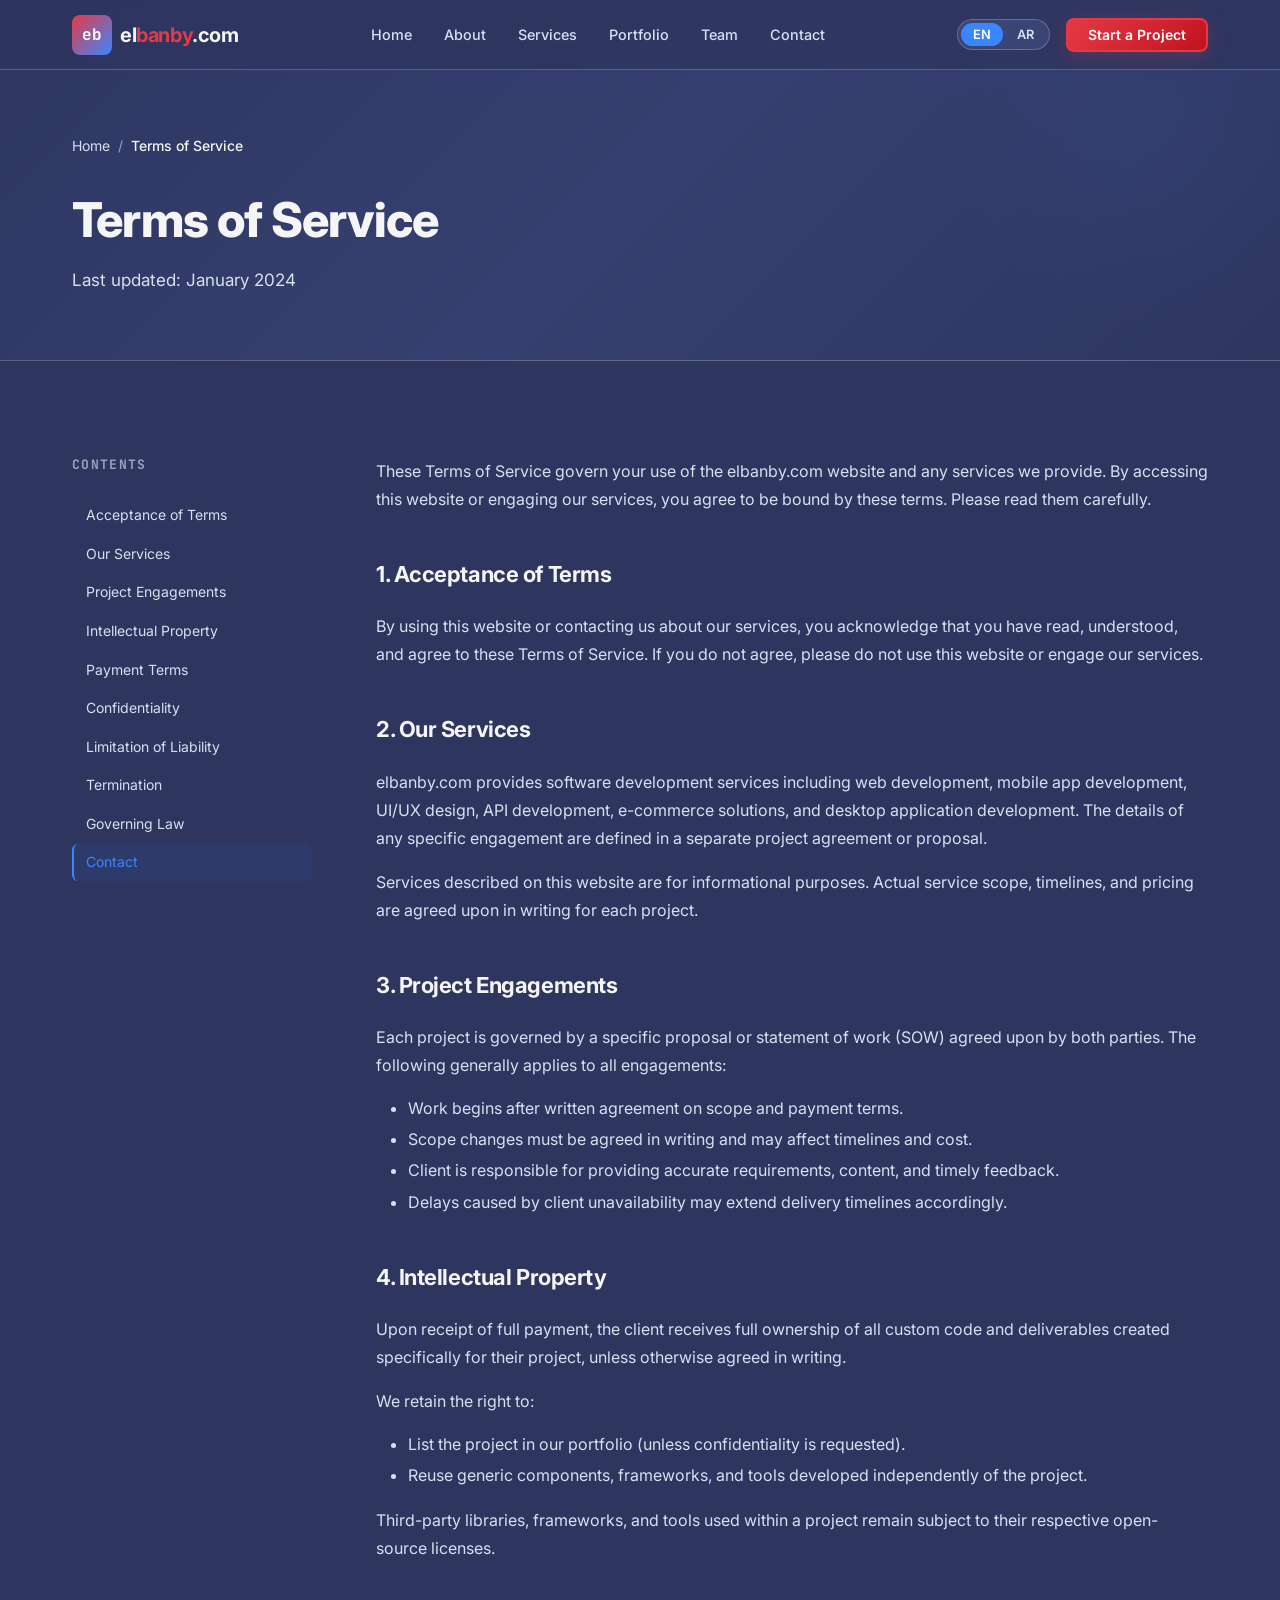
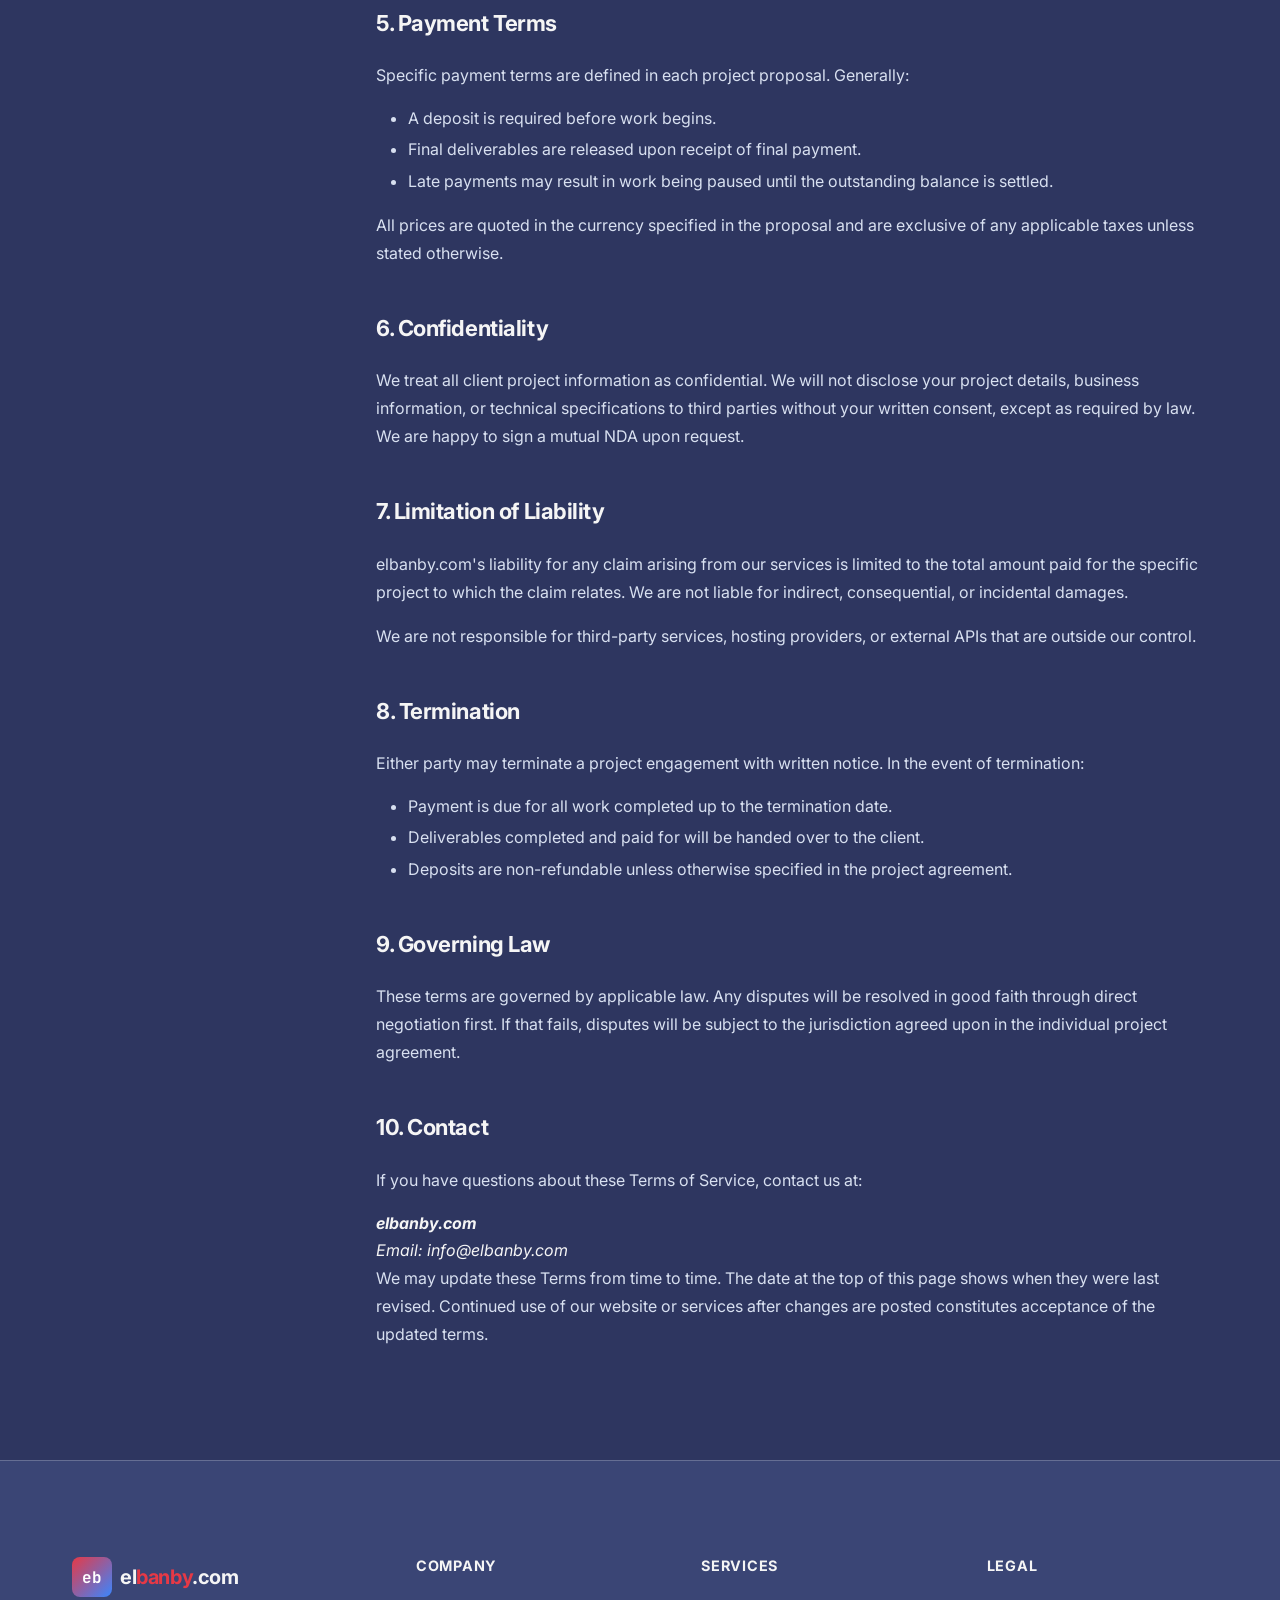
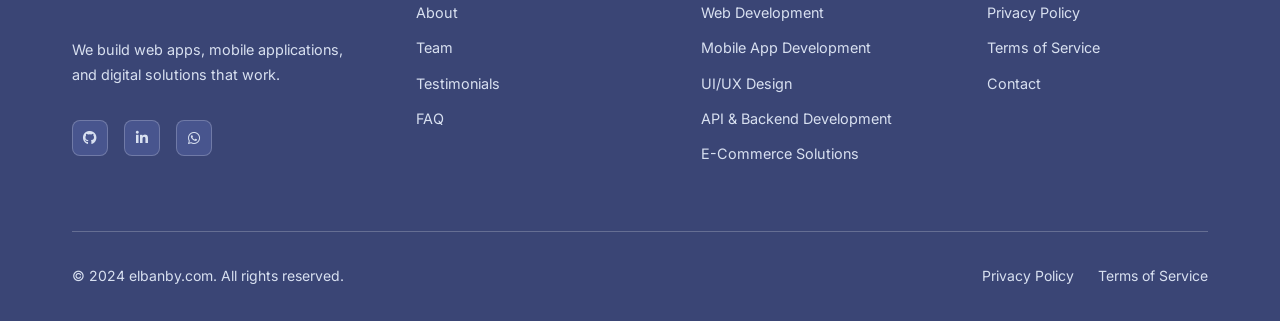
<file: terms.html>
<!DOCTYPE html>
<html lang="en" dir="ltr">
<head>
  <meta charset="UTF-8">
  <meta name="viewport" content="width=device-width, initial-scale=1.0">
  <title>Terms of Service | elbanby.com</title>
  <meta name="description" content="elbanby.com terms of service — please read these terms before using our website or services.">

  <meta property="og:title" content="Terms of Service | elbanby.com">
  <meta property="og:description" content="Terms and conditions for using elbanby.com services.">
  <meta property="og:image" content="https://elbanby.com/assets/og-image.png">
  <meta property="og:url" content="https://elbanby.com/terms.html">
  <meta property="og:type" content="website">
  <meta property="og:site_name" content="elbanby.com">

  <link rel="canonical" href="https://elbanby.com/terms.html">
  <link rel="icon" href="assets/favicon.ico" type="image/x-icon">
  <link rel="manifest" href="assets/site.webmanifest">

  <link rel="preconnect" href="https://fonts.googleapis.com">
  <link rel="preconnect" href="https://fonts.gstatic.com" crossorigin>
  <link rel="stylesheet" href="https://cdnjs.cloudflare.com/ajax/libs/font-awesome/6.5.1/css/all.min.css" crossorigin="anonymous" referrerpolicy="no-referrer">
  <link rel="stylesheet" href="css/style.css">

  <script type="application/ld+json">
  {
    "@context": "https://schema.org",
    "@type": "BreadcrumbList",
    "itemListElement": [
      { "@type": "ListItem", "position": 1, "name": "Home", "item": "https://elbanby.com" },
      { "@type": "ListItem", "position": 2, "name": "Terms of Service", "item": "https://elbanby.com/terms.html" }
    ]
  }
  </script>

  <!-- Google Analytics — Replace G-XXXXXXXXXX with your actual GA4 Measurement ID -->
  <script async src="https://www.googletagmanager.com/gtag/js?id=G-XXXXXXXXXX"></script>
  <script>
    window.dataLayer = window.dataLayer || [];
    function gtag(){dataLayer.push(arguments);}
    gtag('js', new Date());
    gtag('config', 'G-XXXXXXXXXX');
  </script>
</head>
<body>

  <a href="#main-content" class="skip-link">Skip to main content</a>

  <!-- ── Navbar ──────────────────────────────────────────── -->
  <header class="navbar" role="banner">
    <div class="navbar-inner">
      <a href="index.html" class="navbar-logo" aria-label="elbanby.com — Go to homepage">
        <div class="navbar-logo-img" aria-hidden="true">eb</div>
        <span class="navbar-logo-text">el<span>banby</span>.com</span>
      </a>
      <nav aria-label="Main navigation">
        <ul class="nav-links" role="list">
          <li><a href="index.html" class="nav-link" data-i18n="nav.home">Home</a></li>
          <li><a href="about.html" class="nav-link" data-i18n="nav.about">About</a></li>
          <li><a href="services.html" class="nav-link" data-i18n="nav.services">Services</a></li>
          <li><a href="portfolio.html" class="nav-link" data-i18n="nav.portfolio">Portfolio</a></li>
          <li><a href="team.html" class="nav-link" data-i18n="nav.team">Team</a></li>
          <li><a href="contact.html" class="nav-link" data-i18n="nav.contact">Contact</a></li>
        </ul>
      </nav>
      <div class="nav-actions">
        <div class="lang-toggle" role="group" aria-label="Language selection">
          <button class="lang-btn active" data-lang="en" aria-pressed="true">EN</button>
          <button class="lang-btn" data-lang="ar" aria-pressed="false">AR</button>
        </div>
        <a href="contact.html" class="btn btn-primary btn-sm" data-i18n="nav.start_project">Start a Project</a>
        <button class="hamburger" id="hamburger" aria-label="Toggle navigation menu" aria-expanded="false" aria-controls="nav-mobile">
          <span></span><span></span><span></span>
        </button>
      </div>
    </div>
  </header>

  <nav id="nav-mobile" class="nav-mobile" aria-label="Mobile navigation">
    <a href="index.html" class="nav-link" data-i18n="nav.home">Home</a>
    <a href="about.html" class="nav-link" data-i18n="nav.about">About</a>
    <a href="services.html" class="nav-link" data-i18n="nav.services">Services</a>
    <a href="portfolio.html" class="nav-link" data-i18n="nav.portfolio">Portfolio</a>
    <a href="team.html" class="nav-link" data-i18n="nav.team">Team</a>
    <a href="contact.html" class="nav-link" data-i18n="nav.contact">Contact</a>
    <a href="contact.html" class="btn btn-primary btn-sm" style="margin-top:0.5rem;width:fit-content;" data-i18n="nav.start_project">Start a Project</a>
    <div class="lang-toggle" role="group" aria-label="Language selection" style="margin-top:0.75rem;">
      <button class="lang-btn active" data-lang="en" aria-pressed="true">EN</button>
      <button class="lang-btn" data-lang="ar" aria-pressed="false">AR</button>
    </div>
  </nav>

  <!-- ── Main ────────────────────────────────────────────── -->
  <main id="main-content">

    <!-- Page Hero -->
    <section class="page-hero" aria-labelledby="page-hero-title">
      <div class="container">
        <nav aria-label="Breadcrumb">
          <ol class="breadcrumb" itemscope itemtype="https://schema.org/BreadcrumbList">
            <li itemprop="itemListElement" itemscope itemtype="https://schema.org/ListItem">
              <a href="index.html" itemprop="item"><span itemprop="name" data-i18n="nav.home">Home</span></a>
              <meta itemprop="position" content="1">
            </li>
            <span class="breadcrumb-sep" aria-hidden="true">/</span>
            <li itemprop="itemListElement" itemscope itemtype="https://schema.org/ListItem">
              <span class="breadcrumb-current" itemprop="name" data-i18n="terms.page_title">Terms of Service</span>
              <meta itemprop="position" content="2">
            </li>
          </ol>
        </nav>
        <h1 class="page-hero-title" id="page-hero-title" data-i18n="terms.page_title">Terms of Service</h1>
        <p class="page-hero-desc">Last updated: January 2024</p>
      </div>
    </section>

    <!-- Document -->
    <section class="section" aria-label="Terms of service document">
      <div class="container">
        <div class="doc-layout">

          <!-- Table of Contents -->
          <nav class="doc-toc" aria-label="Table of contents">
            <h2 class="doc-toc-title">Contents</h2>
            <ul class="doc-toc-list" role="list">
              <li><a href="#acceptance">Acceptance of Terms</a></li>
              <li><a href="#services-terms">Our Services</a></li>
              <li><a href="#project-terms">Project Engagements</a></li>
              <li><a href="#intellectual-property">Intellectual Property</a></li>
              <li><a href="#payment">Payment Terms</a></li>
              <li><a href="#confidentiality">Confidentiality</a></li>
              <li><a href="#limitation">Limitation of Liability</a></li>
              <li><a href="#termination">Termination</a></li>
              <li><a href="#governing-law">Governing Law</a></li>
              <li><a href="#contact-terms">Contact</a></li>
            </ul>
          </nav>

          <!-- Content -->
          <div class="doc-content">
            <p class="doc-intro">These Terms of Service govern your use of the elbanby.com website and any services we provide. By accessing this website or engaging our services, you agree to be bound by these terms. Please read them carefully.</p>

            <section id="acceptance" aria-labelledby="acceptance-heading">
              <h2 id="acceptance-heading">1. Acceptance of Terms</h2>
              <p>By using this website or contacting us about our services, you acknowledge that you have read, understood, and agree to these Terms of Service. If you do not agree, please do not use this website or engage our services.</p>
            </section>

            <section id="services-terms" aria-labelledby="services-terms-heading">
              <h2 id="services-terms-heading">2. Our Services</h2>
              <p>elbanby.com provides software development services including web development, mobile app development, UI/UX design, API development, e-commerce solutions, and desktop application development. The details of any specific engagement are defined in a separate project agreement or proposal.</p>
              <p>Services described on this website are for informational purposes. Actual service scope, timelines, and pricing are agreed upon in writing for each project.</p>
            </section>

            <section id="project-terms" aria-labelledby="project-terms-heading">
              <h2 id="project-terms-heading">3. Project Engagements</h2>
              <p>Each project is governed by a specific proposal or statement of work (SOW) agreed upon by both parties. The following generally applies to all engagements:</p>
              <ul>
                <li>Work begins after written agreement on scope and payment terms.</li>
                <li>Scope changes must be agreed in writing and may affect timelines and cost.</li>
                <li>Client is responsible for providing accurate requirements, content, and timely feedback.</li>
                <li>Delays caused by client unavailability may extend delivery timelines accordingly.</li>
              </ul>
            </section>

            <section id="intellectual-property" aria-labelledby="ip-heading">
              <h2 id="ip-heading">4. Intellectual Property</h2>
              <p>Upon receipt of full payment, the client receives full ownership of all custom code and deliverables created specifically for their project, unless otherwise agreed in writing.</p>
              <p>We retain the right to:</p>
              <ul>
                <li>List the project in our portfolio (unless confidentiality is requested).</li>
                <li>Reuse generic components, frameworks, and tools developed independently of the project.</li>
              </ul>
              <p>Third-party libraries, frameworks, and tools used within a project remain subject to their respective open-source licenses.</p>
            </section>

            <section id="payment" aria-labelledby="payment-heading">
              <h2 id="payment-heading">5. Payment Terms</h2>
              <p>Specific payment terms are defined in each project proposal. Generally:</p>
              <ul>
                <li>A deposit is required before work begins.</li>
                <li>Final deliverables are released upon receipt of final payment.</li>
                <li>Late payments may result in work being paused until the outstanding balance is settled.</li>
              </ul>
              <p>All prices are quoted in the currency specified in the proposal and are exclusive of any applicable taxes unless stated otherwise.</p>
            </section>

            <section id="confidentiality" aria-labelledby="confidentiality-heading">
              <h2 id="confidentiality-heading">6. Confidentiality</h2>
              <p>We treat all client project information as confidential. We will not disclose your project details, business information, or technical specifications to third parties without your written consent, except as required by law. We are happy to sign a mutual NDA upon request.</p>
            </section>

            <section id="limitation" aria-labelledby="limitation-heading">
              <h2 id="limitation-heading">7. Limitation of Liability</h2>
              <p>elbanby.com's liability for any claim arising from our services is limited to the total amount paid for the specific project to which the claim relates. We are not liable for indirect, consequential, or incidental damages.</p>
              <p>We are not responsible for third-party services, hosting providers, or external APIs that are outside our control.</p>
            </section>

            <section id="termination" aria-labelledby="termination-heading">
              <h2 id="termination-heading">8. Termination</h2>
              <p>Either party may terminate a project engagement with written notice. In the event of termination:</p>
              <ul>
                <li>Payment is due for all work completed up to the termination date.</li>
                <li>Deliverables completed and paid for will be handed over to the client.</li>
                <li>Deposits are non-refundable unless otherwise specified in the project agreement.</li>
              </ul>
            </section>

            <section id="governing-law" aria-labelledby="governing-law-heading">
              <h2 id="governing-law-heading">9. Governing Law</h2>
              <p>These terms are governed by applicable law. Any disputes will be resolved in good faith through direct negotiation first. If that fails, disputes will be subject to the jurisdiction agreed upon in the individual project agreement.</p>
            </section>

            <section id="contact-terms" aria-labelledby="contact-terms-heading">
              <h2 id="contact-terms-heading">10. Contact</h2>
              <p>If you have questions about these Terms of Service, contact us at:</p>
              <address>
                <strong>elbanby.com</strong><br>
                Email: <a href="mailto:info@elbanby.com">info@elbanby.com</a>
              </address>
              <p>We may update these Terms from time to time. The date at the top of this page shows when they were last revised. Continued use of our website or services after changes are posted constitutes acceptance of the updated terms.</p>
            </section>

          </div>
        </div>
      </div>
    </section>

  </main>

  <!-- ── Footer ──────────────────────────────────────────── -->
  <footer class="footer" role="contentinfo">
    <div class="container">
      <div class="footer-grid">
        <div class="footer-brand">
          <a href="index.html" class="navbar-logo" style="display:inline-flex;margin-bottom:1rem;" aria-label="elbanby.com — Home">
            <div class="navbar-logo-img" aria-hidden="true">eb</div>
            <span class="navbar-logo-text">el<span>banby</span>.com</span>
          </a>
          <p data-i18n="footer.desc">We build web apps, mobile applications, and digital solutions that work.</p>
          <div class="footer-social" style="margin-top:1.25rem;">
            <a href="https://github.com/elbanby" class="footer-social-link" aria-label="elbanby on GitHub" target="_blank" rel="noopener noreferrer"><i class="fab fa-github" aria-hidden="true"></i></a>
            <a href="https://linkedin.com/company/elbanby" class="footer-social-link" aria-label="elbanby on LinkedIn" target="_blank" rel="noopener noreferrer"><i class="fab fa-linkedin-in" aria-hidden="true"></i></a>
            <a href="https://wa.me/00000000000" class="footer-social-link" aria-label="Contact elbanby on WhatsApp" target="_blank" rel="noopener noreferrer"><i class="fab fa-whatsapp" aria-hidden="true"></i></a>
          </div>
        </div>
        <div>
          <h3 class="footer-col-title" data-i18n="footer.col.company">Company</h3>
          <ul class="footer-links" role="list">
            <li><a href="about.html" data-i18n="nav.about">About</a></li>
            <li><a href="team.html" data-i18n="nav.team">Team</a></li>
            <li><a href="testimonials.html" data-i18n="nav.testimonials">Testimonials</a></li>
            <li><a href="faq.html" data-i18n="nav.faq">FAQ</a></li>
          </ul>
        </div>
        <div>
          <h3 class="footer-col-title" data-i18n="footer.col.services">Services</h3>
          <ul class="footer-links" role="list">
            <li><a href="services.html" data-i18n="services.web.title">Web Development</a></li>
            <li><a href="services.html" data-i18n="services.mobile.title">Mobile App Development</a></li>
            <li><a href="services.html" data-i18n="services.uiux.title">UI/UX Design</a></li>
            <li><a href="services.html" data-i18n="services.api.title">API & Backend Development</a></li>
            <li><a href="services.html" data-i18n="services.ecommerce.title">E-Commerce Solutions</a></li>
          </ul>
        </div>
        <div>
          <h3 class="footer-col-title" data-i18n="footer.col.legal">Legal</h3>
          <ul class="footer-links" role="list">
            <li><a href="privacy.html" data-i18n="privacy.page_title">Privacy Policy</a></li>
            <li><a href="terms.html" data-i18n="terms.page_title">Terms of Service</a></li>
            <li><a href="contact.html" data-i18n="nav.contact">Contact</a></li>
          </ul>
        </div>
      </div>
      <div class="footer-bottom">
        <p data-i18n="footer.copyright">© 2024 elbanby.com. All rights reserved.</p>
        <div class="footer-legal">
          <a href="privacy.html" data-i18n="privacy.page_title">Privacy Policy</a>
          <a href="terms.html" data-i18n="terms.page_title">Terms of Service</a>
        </div>
      </div>
    </div>
  </footer>

  <!-- Floating WhatsApp Button -->
  <a href="https://wa.me/00000000000" id="whatsapp-float" class="whatsapp-float" target="_blank" rel="noopener noreferrer" aria-label="Contact us on WhatsApp" data-i18n-aria-label="whatsapp.aria">
    <i class="fab fa-whatsapp" aria-hidden="true"></i>
    <span data-i18n="whatsapp.label">Chat on WhatsApp</span>
  </a>

  <script src="js/lang.js" defer></script>
  <script src="js/main.js" defer></script>
</body>
</html>
</file>
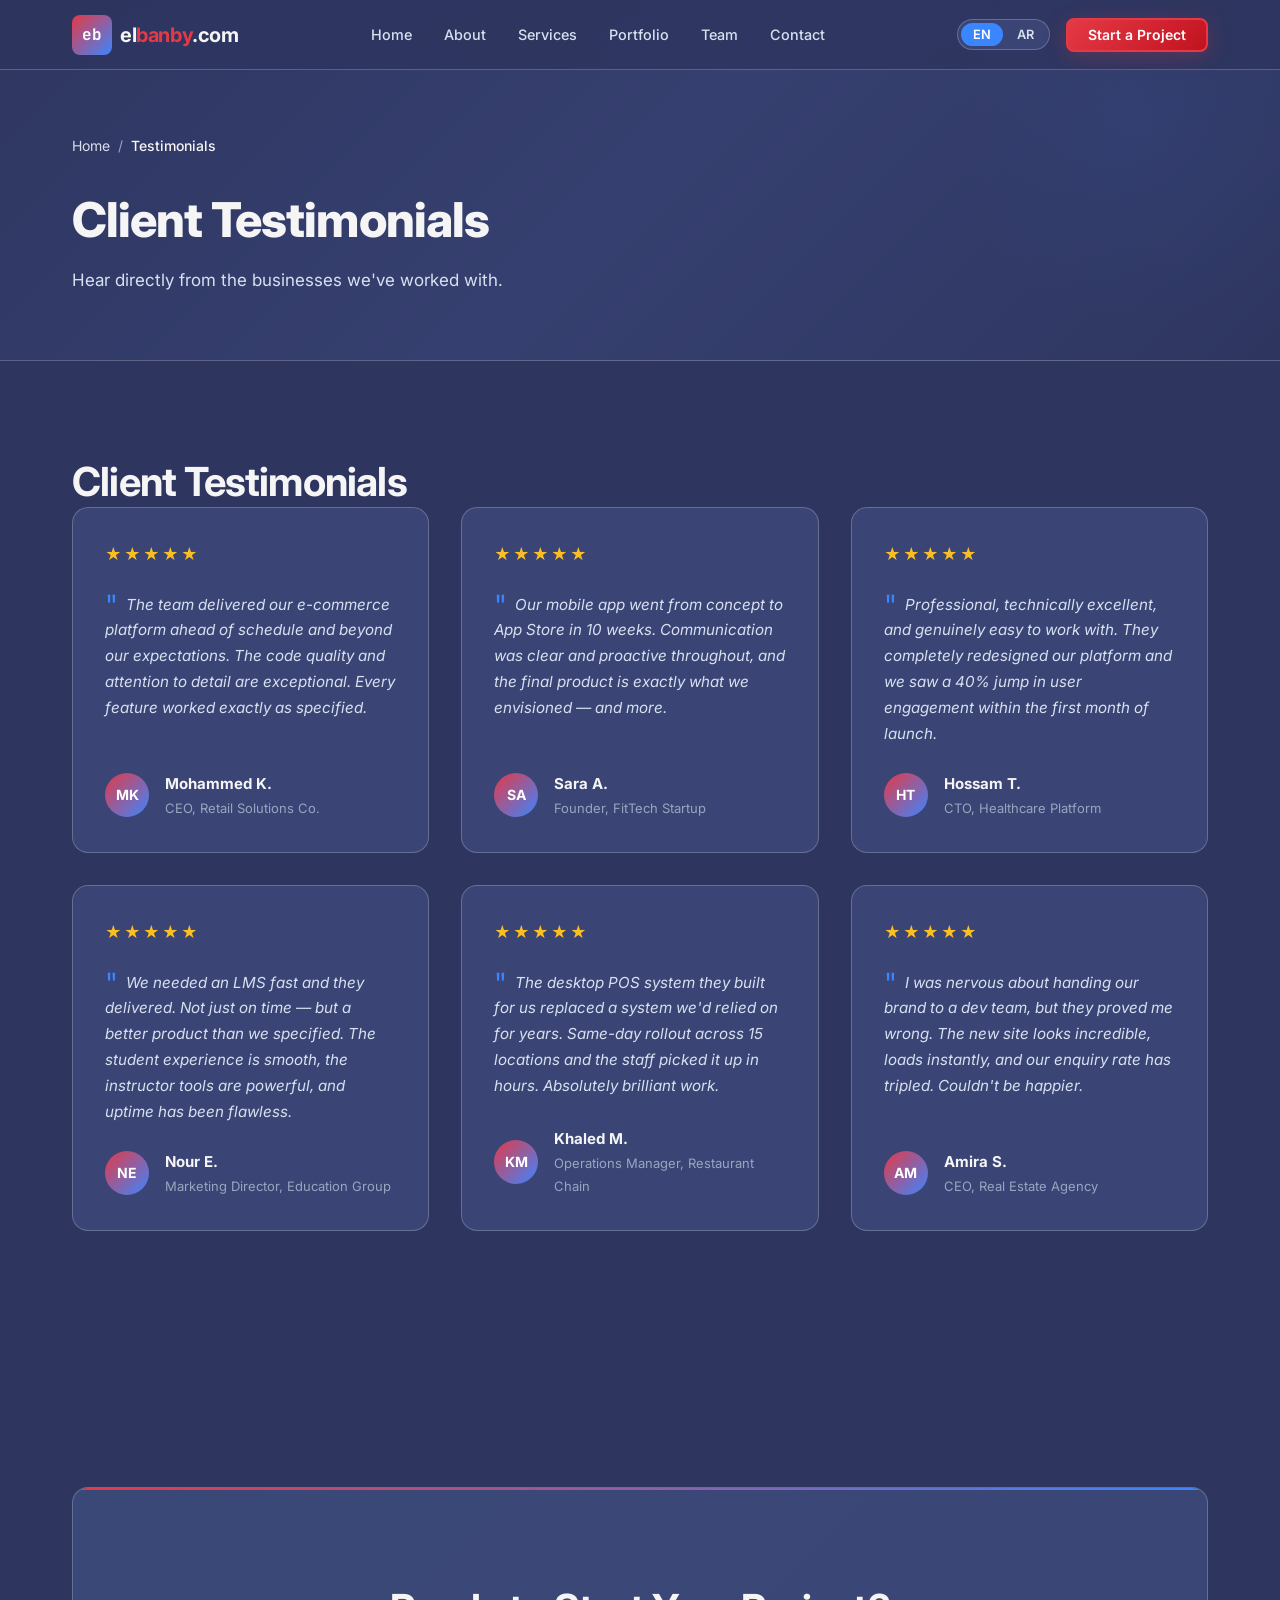
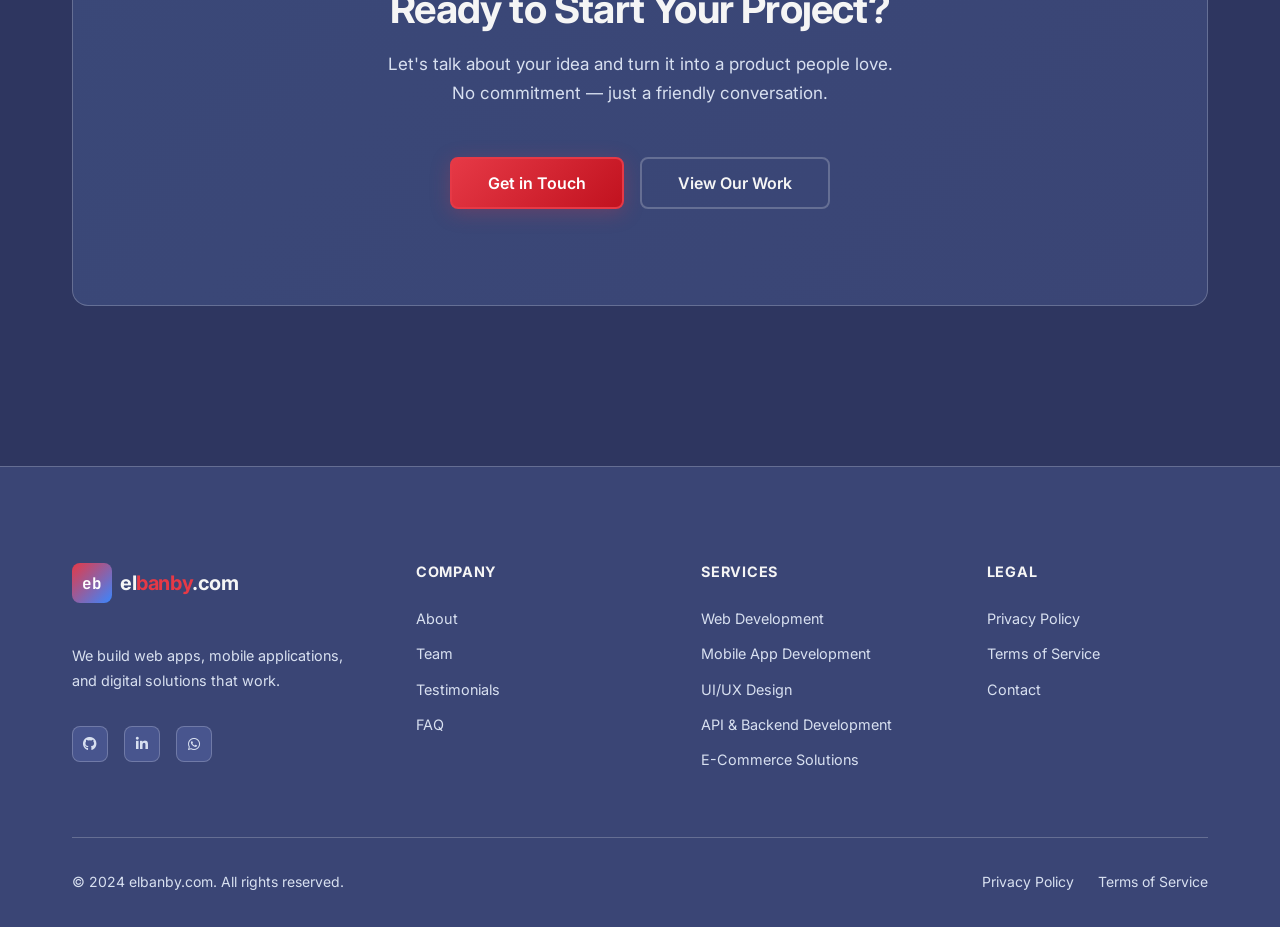
<file: testimonials.html>
<!DOCTYPE html>
<html lang="en" dir="ltr">
<head>
  <meta charset="UTF-8">
  <meta name="viewport" content="width=device-width, initial-scale=1.0">
  <title>Client Testimonials | elbanby.com</title>
  <meta name="description" content="Read what our clients say about working with elbanby.com. Real reviews from businesses we've helped build better software.">

  <meta property="og:title" content="Client Testimonials | elbanby.com">
  <meta property="og:description" content="Real reviews from businesses we've helped build better software.">
  <meta property="og:image" content="https://elbanby.com/assets/og-image.png">
  <meta property="og:url" content="https://elbanby.com/testimonials.html">
  <meta property="og:type" content="website">
  <meta property="og:site_name" content="elbanby.com">

  <meta name="twitter:card" content="summary_large_image">
  <meta name="twitter:title" content="Client Testimonials | elbanby.com">
  <meta name="twitter:description" content="Real reviews from clients of elbanby.com.">
  <meta name="twitter:image" content="https://elbanby.com/assets/og-image.png">

  <link rel="canonical" href="https://elbanby.com/testimonials.html">
  <link rel="icon" href="assets/favicon.ico" type="image/x-icon">
  <link rel="manifest" href="assets/site.webmanifest">

  <link rel="preconnect" href="https://fonts.googleapis.com">
  <link rel="preconnect" href="https://fonts.gstatic.com" crossorigin>
  <link rel="stylesheet" href="https://cdnjs.cloudflare.com/ajax/libs/font-awesome/6.5.1/css/all.min.css" crossorigin="anonymous" referrerpolicy="no-referrer">
  <link rel="stylesheet" href="css/style.css">

  <script type="application/ld+json">
  {
    "@context": "https://schema.org",
    "@type": "BreadcrumbList",
    "itemListElement": [
      { "@type": "ListItem", "position": 1, "name": "Home", "item": "https://elbanby.com" },
      { "@type": "ListItem", "position": 2, "name": "Testimonials", "item": "https://elbanby.com/testimonials.html" }
    ]
  }
  </script>

  <!-- Google Analytics — Replace G-XXXXXXXXXX with your actual GA4 Measurement ID -->
  <script async src="https://www.googletagmanager.com/gtag/js?id=G-XXXXXXXXXX"></script>
  <script>
    window.dataLayer = window.dataLayer || [];
    function gtag(){dataLayer.push(arguments);}
    gtag('js', new Date());
    gtag('config', 'G-XXXXXXXXXX');
  </script>
</head>
<body>

  <a href="#main-content" class="skip-link">Skip to main content</a>

  <!-- ── Navbar ──────────────────────────────────────────── -->
  <header class="navbar" role="banner">
    <div class="navbar-inner">
      <a href="index.html" class="navbar-logo" aria-label="elbanby.com — Go to homepage">
        <div class="navbar-logo-img" aria-hidden="true">eb</div>
        <span class="navbar-logo-text">el<span>banby</span>.com</span>
      </a>
      <nav aria-label="Main navigation">
        <ul class="nav-links" role="list">
          <li><a href="index.html" class="nav-link" data-i18n="nav.home">Home</a></li>
          <li><a href="about.html" class="nav-link" data-i18n="nav.about">About</a></li>
          <li><a href="services.html" class="nav-link" data-i18n="nav.services">Services</a></li>
          <li><a href="portfolio.html" class="nav-link" data-i18n="nav.portfolio">Portfolio</a></li>
          <li><a href="team.html" class="nav-link" data-i18n="nav.team">Team</a></li>
          <li><a href="contact.html" class="nav-link" data-i18n="nav.contact">Contact</a></li>
        </ul>
      </nav>
      <div class="nav-actions">
        <div class="lang-toggle" role="group" aria-label="Language selection">
          <button class="lang-btn active" data-lang="en" aria-pressed="true">EN</button>
          <button class="lang-btn" data-lang="ar" aria-pressed="false">AR</button>
        </div>
        <a href="contact.html" class="btn btn-primary btn-sm" data-i18n="nav.start_project">Start a Project</a>
        <button class="hamburger" id="hamburger" aria-label="Toggle navigation menu" aria-expanded="false" aria-controls="nav-mobile">
          <span></span><span></span><span></span>
        </button>
      </div>
    </div>
  </header>

  <nav id="nav-mobile" class="nav-mobile" aria-label="Mobile navigation">
    <a href="index.html" class="nav-link" data-i18n="nav.home">Home</a>
    <a href="about.html" class="nav-link" data-i18n="nav.about">About</a>
    <a href="services.html" class="nav-link" data-i18n="nav.services">Services</a>
    <a href="portfolio.html" class="nav-link" data-i18n="nav.portfolio">Portfolio</a>
    <a href="team.html" class="nav-link" data-i18n="nav.team">Team</a>
    <a href="contact.html" class="nav-link" data-i18n="nav.contact">Contact</a>
    <a href="contact.html" class="btn btn-primary btn-sm" style="margin-top:0.5rem;width:fit-content;" data-i18n="nav.start_project">Start a Project</a>
    <div class="lang-toggle" role="group" aria-label="Language selection" style="margin-top:0.75rem;">
      <button class="lang-btn active" data-lang="en" aria-pressed="true">EN</button>
      <button class="lang-btn" data-lang="ar" aria-pressed="false">AR</button>
    </div>
  </nav>

  <!-- ── Main ────────────────────────────────────────────── -->
  <main id="main-content">

    <!-- Page Hero -->
    <section class="page-hero" aria-labelledby="page-hero-title">
      <div class="container">
        <nav aria-label="Breadcrumb">
          <ol class="breadcrumb" itemscope itemtype="https://schema.org/BreadcrumbList">
            <li itemprop="itemListElement" itemscope itemtype="https://schema.org/ListItem">
              <a href="index.html" itemprop="item"><span itemprop="name" data-i18n="nav.home">Home</span></a>
              <meta itemprop="position" content="1">
            </li>
            <span class="breadcrumb-sep" aria-hidden="true">/</span>
            <li itemprop="itemListElement" itemscope itemtype="https://schema.org/ListItem">
              <span class="breadcrumb-current" itemprop="name" data-i18n="nav.testimonials">Testimonials</span>
              <meta itemprop="position" content="2">
            </li>
          </ol>
        </nav>
        <h1 class="page-hero-title" id="page-hero-title" data-i18n="testimonials.page_title">Client Testimonials</h1>
        <p class="page-hero-desc" data-i18n="testimonials.page_desc">Real reviews from businesses we've helped. Don't take our word for it — take theirs.</p>
      </div>
    </section>

    <!-- Testimonials -->
    <section class="section" aria-labelledby="testimonials-heading">
      <div class="container">
        <h2 class="visually-hidden" id="testimonials-heading" data-i18n="testimonials.page_title">Client Testimonials</h2>
        <div class="testimonials-grid">

          <article class="testimonial-card fade-in" itemscope itemtype="https://schema.org/Review">
            <p class="testimonial-stars" aria-label="5 out of 5 stars" itemprop="reviewRating" itemscope itemtype="https://schema.org/Rating">
              <meta itemprop="ratingValue" content="5">★★★★★
            </p>
            <blockquote class="testimonial-quote" itemprop="reviewBody">
              The team delivered our e-commerce platform ahead of schedule and beyond our expectations. The code quality and attention to detail are exceptional. Every feature worked exactly as specified.
            </blockquote>
            <div class="testimonial-author" itemprop="author" itemscope itemtype="https://schema.org/Person">
              <div class="testimonial-avatar" aria-hidden="true">MK</div>
              <div>
                <p class="testimonial-name" itemprop="name">Mohammed K.</p>
                <p class="testimonial-meta">CEO, Retail Solutions Co.</p>
              </div>
            </div>
          </article>

          <article class="testimonial-card fade-in fade-in-delay-1" itemscope itemtype="https://schema.org/Review">
            <p class="testimonial-stars" aria-label="5 out of 5 stars" itemprop="reviewRating" itemscope itemtype="https://schema.org/Rating">
              <meta itemprop="ratingValue" content="5">★★★★★
            </p>
            <blockquote class="testimonial-quote" itemprop="reviewBody">
              Our mobile app went from concept to App Store in 10 weeks. Communication was clear and proactive throughout, and the final product is exactly what we envisioned — and more.
            </blockquote>
            <div class="testimonial-author" itemprop="author" itemscope itemtype="https://schema.org/Person">
              <div class="testimonial-avatar" aria-hidden="true">SA</div>
              <div>
                <p class="testimonial-name" itemprop="name">Sara A.</p>
                <p class="testimonial-meta">Founder, FitTech Startup</p>
              </div>
            </div>
          </article>

          <article class="testimonial-card fade-in fade-in-delay-2" itemscope itemtype="https://schema.org/Review">
            <p class="testimonial-stars" aria-label="5 out of 5 stars" itemprop="reviewRating" itemscope itemtype="https://schema.org/Rating">
              <meta itemprop="ratingValue" content="5">★★★★★
            </p>
            <blockquote class="testimonial-quote" itemprop="reviewBody">
              Professional, technically excellent, and genuinely easy to work with. They completely redesigned our platform and we saw a 40% jump in user engagement within the first month of launch.
            </blockquote>
            <div class="testimonial-author" itemprop="author" itemscope itemtype="https://schema.org/Person">
              <div class="testimonial-avatar" aria-hidden="true">HT</div>
              <div>
                <p class="testimonial-name" itemprop="name">Hossam T.</p>
                <p class="testimonial-meta">CTO, Healthcare Platform</p>
              </div>
            </div>
          </article>

          <article class="testimonial-card fade-in" itemscope itemtype="https://schema.org/Review">
            <p class="testimonial-stars" aria-label="5 out of 5 stars" itemprop="reviewRating" itemscope itemtype="https://schema.org/Rating">
              <meta itemprop="ratingValue" content="5">★★★★★
            </p>
            <blockquote class="testimonial-quote" itemprop="reviewBody">
              We needed an LMS fast and they delivered. Not just on time — but a better product than we specified. The student experience is smooth, the instructor tools are powerful, and uptime has been flawless.
            </blockquote>
            <div class="testimonial-author" itemprop="author" itemscope itemtype="https://schema.org/Person">
              <div class="testimonial-avatar" aria-hidden="true">NE</div>
              <div>
                <p class="testimonial-name" itemprop="name">Nour E.</p>
                <p class="testimonial-meta">Marketing Director, Education Group</p>
              </div>
            </div>
          </article>

          <article class="testimonial-card fade-in fade-in-delay-1" itemscope itemtype="https://schema.org/Review">
            <p class="testimonial-stars" aria-label="5 out of 5 stars" itemprop="reviewRating" itemscope itemtype="https://schema.org/Rating">
              <meta itemprop="ratingValue" content="5">★★★★★
            </p>
            <blockquote class="testimonial-quote" itemprop="reviewBody">
              The desktop POS system they built for us replaced a system we'd relied on for years. Same-day rollout across 15 locations and the staff picked it up in hours. Absolutely brilliant work.
            </blockquote>
            <div class="testimonial-author" itemprop="author" itemscope itemtype="https://schema.org/Person">
              <div class="testimonial-avatar" aria-hidden="true">KM</div>
              <div>
                <p class="testimonial-name" itemprop="name">Khaled M.</p>
                <p class="testimonial-meta">Operations Manager, Restaurant Chain</p>
              </div>
            </div>
          </article>

          <article class="testimonial-card fade-in fade-in-delay-2" itemscope itemtype="https://schema.org/Review">
            <p class="testimonial-stars" aria-label="5 out of 5 stars" itemprop="reviewRating" itemscope itemtype="https://schema.org/Rating">
              <meta itemprop="ratingValue" content="5">★★★★★
            </p>
            <blockquote class="testimonial-quote" itemprop="reviewBody">
              I was nervous about handing our brand to a dev team, but they proved me wrong. The new site looks incredible, loads instantly, and our enquiry rate has tripled. Couldn't be happier.
            </blockquote>
            <div class="testimonial-author" itemprop="author" itemscope itemtype="https://schema.org/Person">
              <div class="testimonial-avatar" aria-hidden="true">AM</div>
              <div>
                <p class="testimonial-name" itemprop="name">Amira S.</p>
                <p class="testimonial-meta">CEO, Real Estate Agency</p>
              </div>
            </div>
          </article>

        </div>
      </div>
    </section>

    <!-- CTA -->
    <section class="section-sm" aria-label="Call to action">
      <div class="container">
        <div class="cta-banner fade-in">
          <h2 data-i18n="cta.title">Ready to Start Your Project?</h2>
          <p data-i18n="cta.desc">Let's talk about your idea and turn it into a product people love. No commitment — just a friendly conversation.</p>
          <div class="btn-group">
            <a href="contact.html" class="btn btn-primary btn-lg" data-i18n="cta.btn">Get in Touch</a>
            <a href="portfolio.html" class="btn btn-outline btn-lg" data-i18n="cta.btn_alt">View Our Work</a>
          </div>
        </div>
      </div>
    </section>

  </main>

  <!-- ── Footer ──────────────────────────────────────────── -->
  <footer class="footer" role="contentinfo">
    <div class="container">
      <div class="footer-grid">
        <div class="footer-brand">
          <a href="index.html" class="navbar-logo" style="display:inline-flex;margin-bottom:1rem;" aria-label="elbanby.com — Home">
            <div class="navbar-logo-img" aria-hidden="true">eb</div>
            <span class="navbar-logo-text">el<span>banby</span>.com</span>
          </a>
          <p data-i18n="footer.desc">We build web apps, mobile applications, and digital solutions that work.</p>
          <div class="footer-social" style="margin-top:1.25rem;">
            <a href="https://github.com/elbanby" class="footer-social-link" aria-label="elbanby on GitHub" target="_blank" rel="noopener noreferrer"><i class="fab fa-github" aria-hidden="true"></i></a>
            <a href="https://linkedin.com/company/elbanby" class="footer-social-link" aria-label="elbanby on LinkedIn" target="_blank" rel="noopener noreferrer"><i class="fab fa-linkedin-in" aria-hidden="true"></i></a>
            <a href="https://wa.me/00000000000" class="footer-social-link" aria-label="Contact elbanby on WhatsApp" target="_blank" rel="noopener noreferrer"><i class="fab fa-whatsapp" aria-hidden="true"></i></a>
          </div>
        </div>
        <div>
          <h3 class="footer-col-title" data-i18n="footer.col.company">Company</h3>
          <ul class="footer-links" role="list">
            <li><a href="about.html" data-i18n="nav.about">About</a></li>
            <li><a href="team.html" data-i18n="nav.team">Team</a></li>
            <li><a href="testimonials.html" data-i18n="nav.testimonials">Testimonials</a></li>
            <li><a href="faq.html" data-i18n="nav.faq">FAQ</a></li>
          </ul>
        </div>
        <div>
          <h3 class="footer-col-title" data-i18n="footer.col.services">Services</h3>
          <ul class="footer-links" role="list">
            <li><a href="services.html" data-i18n="services.web.title">Web Development</a></li>
            <li><a href="services.html" data-i18n="services.mobile.title">Mobile App Development</a></li>
            <li><a href="services.html" data-i18n="services.uiux.title">UI/UX Design</a></li>
            <li><a href="services.html" data-i18n="services.api.title">API & Backend Development</a></li>
            <li><a href="services.html" data-i18n="services.ecommerce.title">E-Commerce Solutions</a></li>
          </ul>
        </div>
        <div>
          <h3 class="footer-col-title" data-i18n="footer.col.legal">Legal</h3>
          <ul class="footer-links" role="list">
            <li><a href="privacy.html" data-i18n="privacy.page_title">Privacy Policy</a></li>
            <li><a href="terms.html" data-i18n="terms.page_title">Terms of Service</a></li>
            <li><a href="contact.html" data-i18n="nav.contact">Contact</a></li>
          </ul>
        </div>
      </div>
      <div class="footer-bottom">
        <p data-i18n="footer.copyright">© 2024 elbanby.com. All rights reserved.</p>
        <div class="footer-legal">
          <a href="privacy.html" data-i18n="privacy.page_title">Privacy Policy</a>
          <a href="terms.html" data-i18n="terms.page_title">Terms of Service</a>
        </div>
      </div>
    </div>
  </footer>

  <!-- Floating WhatsApp Button -->
  <a href="https://wa.me/00000000000" id="whatsapp-float" class="whatsapp-float" target="_blank" rel="noopener noreferrer" aria-label="Contact us on WhatsApp" data-i18n-aria-label="whatsapp.aria">
    <i class="fab fa-whatsapp" aria-hidden="true"></i>
    <span data-i18n="whatsapp.label">Chat on WhatsApp</span>
  </a>

  <script src="js/lang.js" defer></script>
  <script src="js/main.js" defer></script>
</body>
</html>
</file>
<file: css/style.css>
/* ============================================================
   elbanby.com — Main Stylesheet
   Architecture: Mostly static + PHP/MySQL backend (contact only)
   ============================================================ */

/* ── Google Fonts ────────────────────────────────────────── */
@import url('https://fonts.googleapis.com/css2?family=Inter:wght@300;400;500;600;700;800&family=JetBrains+Mono:wght@400;500;600&display=swap');

/* ── CSS Custom Properties ───────────────────────────────── */
:root {
  /* Colors */
  --color-bg:          #2e3660;
  --color-bg-card:     #3a4575;
  --color-bg-elevated: #48558e;
  --color-border:      rgba(255, 255, 255, 0.22);
  --color-red:         #e63946;
  --color-red-dark:    #c1121f;
  --color-blue:        #3a86ff;
  --color-blue-dark:   #2667cc;
  --color-text:        #f5f5f5;
  --color-text-muted:  #d8e0f0;
  --color-text-faint:  #96a6c0;

  /* Gradients */
  --gradient-hero:     linear-gradient(135deg, #2e3660 0%, #364070 50%, #2e3660 100%);
  --gradient-red:      linear-gradient(135deg, var(--color-red), var(--color-red-dark));
  --gradient-blue:     linear-gradient(135deg, var(--color-blue), var(--color-blue-dark));
  --gradient-brand:    linear-gradient(135deg, var(--color-red), var(--color-blue));

  /* Typography */
  --font-body:   'Inter', -apple-system, BlinkMacSystemFont, 'Segoe UI', sans-serif;
  --font-mono:   'JetBrains Mono', 'Fira Code', 'Courier New', monospace;

  /* Spacing scale */
  --space-xs:    0.25rem;
  --space-sm:    0.5rem;
  --space-md:    1rem;
  --space-lg:    1.5rem;
  --space-xl:    2rem;
  --space-2xl:   3rem;
  --space-3xl:   4rem;
  --space-4xl:   6rem;

  /* Border radius */
  --radius-sm:   0.375rem;
  --radius-md:   0.5rem;
  --radius-lg:   0.75rem;
  --radius-xl:   1rem;
  --radius-full: 9999px;

  /* Shadows */
  --shadow-sm:   0 1px 3px rgba(0,0,0,0.3);
  --shadow-md:   0 4px 16px rgba(0,0,0,0.4);
  --shadow-lg:   0 8px 32px rgba(0,0,0,0.5);
  --shadow-red:  0 4px 20px rgba(230, 57, 70, 0.25);
  --shadow-blue: 0 4px 20px rgba(58, 134, 255, 0.25);

  /* Transitions */
  --transition-fast:   150ms ease;
  --transition-base:   250ms ease;
  --transition-slow:   400ms ease;

  /* Layout */
  --container-max:     1200px;
  --navbar-height:     70px;
}

/* ── Reset & Base ────────────────────────────────────────── */
*, *::before, *::after {
  box-sizing: border-box;
  margin: 0;
  padding: 0;
}

html {
  scroll-behavior: smooth;
  font-size: 16px;
  -webkit-text-size-adjust: 100%;
}

body {
  font-family: var(--font-body);
  background-color: var(--color-bg);
  color: var(--color-text);
  line-height: 1.7;
  min-height: 100vh;
  overflow-x: hidden;
}

/* RTL Support */
[dir="rtl"] {
  text-align: right;
}

[dir="rtl"] .nav-links {
  flex-direction: row-reverse;
}

[dir="rtl"] .footer-grid {
  direction: rtl;
}

[dir="rtl"] .hero-cta {
  flex-direction: row-reverse;
}

[dir="rtl"] .service-card,
[dir="rtl"] .why-card,
[dir="rtl"] .project-card {
  text-align: right;
}

[dir="rtl"] .contact-col {
  direction: rtl;
}

img {
  max-width: 100%;
  height: auto;
  display: block;
}

a {
  color: inherit;
  text-decoration: none;
  transition: color var(--transition-fast);
}

ul, ol {
  list-style: none;
}

button {
  cursor: pointer;
  border: none;
  background: none;
  font-family: inherit;
}

input, textarea, select {
  font-family: inherit;
}

/* ── Skip to Content (Accessibility) ────────────────────── */
.skip-link {
  position: absolute;
  top: -100px;
  left: 1rem;
  z-index: 9999;
  background: var(--color-blue);
  color: #fff;
  padding: 0.5rem 1rem;
  border-radius: var(--radius-md);
  font-weight: 600;
  font-size: 0.875rem;
  transition: top var(--transition-fast);
}

.skip-link:focus {
  top: 1rem;
}

/* ── Focus Visible ───────────────────────────────────────── */
:focus-visible {
  outline: 2px solid var(--color-blue);
  outline-offset: 3px;
  border-radius: var(--radius-sm);
}

/* ── Typography ──────────────────────────────────────────── */
h1, h2, h3, h4, h5, h6 {
  font-weight: 700;
  line-height: 1.25;
  letter-spacing: -0.02em;
}

h1 { font-size: clamp(2rem, 5vw, 3.5rem); }
h2 { font-size: clamp(1.5rem, 3.5vw, 2.5rem); }
h3 { font-size: clamp(1.125rem, 2.5vw, 1.5rem); }
h4 { font-size: 1.125rem; }

p {
  color: var(--color-text-muted);
  line-height: 1.75;
}

/* ── Layout Utilities ────────────────────────────────────── */
.container {
  max-width: var(--container-max);
  margin: 0 auto;
  padding: 0 var(--space-xl);
}

.section {
  padding: var(--space-4xl) 0;
}

.section-sm {
  padding: var(--space-3xl) 0;
}

.text-center { text-align: center; }
.text-muted  { color: var(--color-text-muted); }

/* ── Section Title ───────────────────────────────────────── */
.section-header {
  margin-bottom: var(--space-3xl);
}

.section-header.centered {
  text-align: center;
}

.section-label {
  display: inline-block;
  font-family: var(--font-mono);
  font-size: 0.75rem;
  font-weight: 600;
  letter-spacing: 0.15em;
  text-transform: uppercase;
  color: var(--color-blue);
  margin-bottom: var(--space-sm);
}

.section-title {
  color: var(--color-text);
  margin-bottom: var(--space-md);
}

.section-title span {
  background: var(--gradient-brand);
  -webkit-background-clip: text;
  -webkit-text-fill-color: transparent;
  background-clip: text;
}

.section-desc {
  font-size: 1.0625rem;
  color: var(--color-text-muted);
  max-width: 580px;
}

.section-header.centered .section-desc {
  margin: 0 auto;
}

/* ── Buttons ─────────────────────────────────────────────── */
.btn {
  display: inline-flex;
  align-items: center;
  gap: var(--space-sm);
  padding: 0.75rem 1.75rem;
  border-radius: var(--radius-md);
  font-size: 0.9375rem;
  font-weight: 600;
  line-height: 1;
  transition: all var(--transition-base);
  white-space: nowrap;
  border: 2px solid transparent;
  cursor: pointer;
  text-decoration: none;
}

.btn-primary {
  background: var(--gradient-red);
  color: #fff;
  border-color: var(--color-red);
  box-shadow: var(--shadow-red);
}

.btn-primary:hover {
  transform: translateY(-2px);
  box-shadow: 0 6px 28px rgba(230, 57, 70, 0.4);
  color: #fff;
}

.btn-primary:active {
  transform: translateY(0);
}

.btn-outline {
  background: transparent;
  color: var(--color-text);
  border-color: var(--color-border);
}

.btn-outline:hover {
  border-color: var(--color-blue);
  color: var(--color-blue);
  transform: translateY(-2px);
}

.btn-blue {
  background: var(--gradient-blue);
  color: #fff;
  border-color: var(--color-blue);
  box-shadow: var(--shadow-blue);
}

.btn-blue:hover {
  transform: translateY(-2px);
  box-shadow: 0 6px 28px rgba(58, 134, 255, 0.4);
  color: #fff;
}

.btn-sm {
  padding: 0.5rem 1.25rem;
  font-size: 0.875rem;
}

.btn-lg {
  padding: 1rem 2.25rem;
  font-size: 1rem;
}

.btn:disabled,
.btn[aria-disabled="true"] {
  opacity: 0.6;
  cursor: not-allowed;
  pointer-events: none;
}

/* ── Cards ───────────────────────────────────────────────── */
.card {
  background: var(--color-bg-card);
  border: 1px solid var(--color-border);
  border-radius: var(--radius-xl);
  padding: var(--space-xl);
  transition: transform var(--transition-base), box-shadow var(--transition-base), border-color var(--transition-base);
}

.card:hover {
  transform: translateY(-4px);
  box-shadow: var(--shadow-lg);
  border-color: rgba(255,255,255,0.12);
}

/* ── Tag Badges ──────────────────────────────────────────── */
.tag-badge {
  display: inline-flex;
  align-items: center;
  padding: 0.25rem 0.75rem;
  border-radius: var(--radius-full);
  font-family: var(--font-mono);
  font-size: 0.75rem;
  font-weight: 500;
  background: rgba(58, 134, 255, 0.1);
  color: var(--color-blue);
  border: 1px solid rgba(58, 134, 255, 0.2);
  white-space: nowrap;
}

.tag-badge.red {
  background: rgba(230, 57, 70, 0.1);
  color: var(--color-red);
  border-color: rgba(230, 57, 70, 0.2);
}

.tag-badge.green {
  background: rgba(16, 185, 129, 0.1);
  color: #10b981;
  border-color: rgba(16, 185, 129, 0.2);
}

.tags-list {
  display: flex;
  flex-wrap: wrap;
  gap: var(--space-sm);
  margin-top: var(--space-md);
}

/* ── Grids ───────────────────────────────────────────────── */
.grid-2 {
  display: grid;
  grid-template-columns: repeat(2, 1fr);
  gap: var(--space-xl);
}

.grid-3 {
  display: grid;
  grid-template-columns: repeat(3, 1fr);
  gap: var(--space-xl);
}

.grid-4 {
  display: grid;
  grid-template-columns: repeat(4, 1fr);
  gap: var(--space-xl);
}

/* ── Divider ─────────────────────────────────────────────── */
.divider {
  height: 1px;
  background: var(--color-border);
  margin: var(--space-xl) 0;
}

/* ── Icon Box ────────────────────────────────────────────── */
.icon-box {
  width: 3rem;
  height: 3rem;
  border-radius: var(--radius-lg);
  display: flex;
  align-items: center;
  justify-content: center;
  font-size: 1.375rem;
  margin-bottom: var(--space-lg);
}

.icon-box.blue {
  background: rgba(58, 134, 255, 0.12);
  color: var(--color-blue);
}

.icon-box.red {
  background: rgba(230, 57, 70, 0.12);
  color: var(--color-red);
}

/* ============================================================
   NAVBAR
   ============================================================ */
.navbar {
  position: fixed;
  top: 0;
  left: 0;
  right: 0;
  height: var(--navbar-height);
  z-index: 1000;
  background: rgba(46, 54, 96, 0.90);
  backdrop-filter: blur(16px);
  -webkit-backdrop-filter: blur(16px);
  border-bottom: 1px solid var(--color-border);
  transition: background var(--transition-base);
}

.navbar-inner {
  display: flex;
  align-items: center;
  justify-content: space-between;
  height: 100%;
  max-width: var(--container-max);
  margin: 0 auto;
  padding: 0 var(--space-xl);
  gap: var(--space-xl);
}

/* Logo */
.navbar-logo {
  display: flex;
  align-items: center;
  gap: var(--space-sm);
  text-decoration: none;
  flex-shrink: 0;
}

.navbar-logo-img {
  width: 40px;
  height: 40px;
  border-radius: var(--radius-md);
  background: var(--gradient-brand);
  display: flex;
  align-items: center;
  justify-content: center;
  font-family: var(--font-mono);
  font-weight: 700;
  font-size: 1rem;
  color: #fff;
  overflow: hidden;
  flex-shrink: 0;
}

.navbar-logo-img img {
  width: 100%;
  height: 100%;
  object-fit: cover;
}

.navbar-logo-text {
  font-size: 1.25rem;
  font-weight: 700;
  letter-spacing: -0.02em;
  color: var(--color-text);
}

.navbar-logo-text span {
  color: var(--color-red);
}

/* Nav links */
.nav-links {
  display: flex;
  align-items: center;
  gap: var(--space-xs);
}

.nav-link {
  padding: 0.5rem 0.875rem;
  border-radius: var(--radius-md);
  font-size: 0.9rem;
  font-weight: 500;
  color: var(--color-text-muted);
  transition: color var(--transition-fast), background var(--transition-fast);
}

.nav-link:hover,
.nav-link.active {
  color: var(--color-text);
  background: rgba(255,255,255,0.06);
}

.nav-link.active {
  color: var(--color-blue);
}

/* Nav actions */
.nav-actions {
  display: flex;
  align-items: center;
  gap: var(--space-md);
  flex-shrink: 0;
}

/* Language Toggle */
.lang-toggle {
  display: flex;
  align-items: center;
  background: var(--color-bg-card);
  border: 1px solid var(--color-border);
  border-radius: var(--radius-full);
  padding: 3px;
  gap: 2px;
}

.lang-btn {
  padding: 0.25rem 0.75rem;
  border-radius: var(--radius-full);
  font-size: 0.8rem;
  font-weight: 600;
  color: var(--color-text-muted);
  transition: all var(--transition-fast);
  cursor: pointer;
  background: none;
  border: none;
}

.lang-btn.active {
  background: var(--color-blue);
  color: #fff;
}

/* Hamburger */
.hamburger {
  display: none;
  flex-direction: column;
  justify-content: center;
  align-items: center;
  width: 2.25rem;
  height: 2.25rem;
  gap: 5px;
  border-radius: var(--radius-md);
  background: var(--color-bg-card);
  border: 1px solid var(--color-border);
  cursor: pointer;
  aria-label: "Toggle menu";
}

.hamburger span {
  display: block;
  width: 18px;
  height: 2px;
  background: var(--color-text);
  border-radius: 2px;
  transition: all var(--transition-base);
}

.hamburger.open span:nth-child(1) {
  transform: translateY(7px) rotate(45deg);
}

.hamburger.open span:nth-child(2) {
  opacity: 0;
  transform: scaleX(0);
}

.hamburger.open span:nth-child(3) {
  transform: translateY(-7px) rotate(-45deg);
}

/* Mobile nav */
.nav-mobile {
  display: none;
  position: fixed;
  top: var(--navbar-height);
  left: 0;
  right: 0;
  background: var(--color-bg-card);
  border-bottom: 1px solid var(--color-border);
  padding: var(--space-lg) var(--space-xl);
  z-index: 999;
  flex-direction: column;
  gap: var(--space-xs);
}

.nav-mobile.open {
  display: flex;
}

.nav-mobile .nav-link {
  display: block;
  padding: 0.75rem 1rem;
  font-size: 1rem;
}

.nav-mobile .lang-toggle {
  margin-top: var(--space-md);
  width: fit-content;
}

/* ============================================================
   HERO
   ============================================================ */
.hero {
  min-height: 100vh;
  display: flex;
  align-items: center;
  background: var(--gradient-hero);
  position: relative;
  overflow: hidden;
  padding-top: var(--navbar-height);
}

.hero::before {
  content: '';
  position: absolute;
  top: -20%;
  right: -10%;
  width: 600px;
  height: 600px;
  background: radial-gradient(ellipse, rgba(58, 134, 255, 0.08) 0%, transparent 70%);
  border-radius: 50%;
  pointer-events: none;
}

.hero::after {
  content: '';
  position: absolute;
  bottom: -20%;
  left: -10%;
  width: 500px;
  height: 500px;
  background: radial-gradient(ellipse, rgba(230, 57, 70, 0.06) 0%, transparent 70%);
  border-radius: 50%;
  pointer-events: none;
}

.hero-content {
  position: relative;
  z-index: 1;
  max-width: 780px;
}

.hero-eyebrow {
  display: inline-flex;
  align-items: center;
  gap: var(--space-sm);
  font-family: var(--font-mono);
  font-size: 0.8125rem;
  font-weight: 500;
  color: var(--color-blue);
  letter-spacing: 0.1em;
  text-transform: uppercase;
  margin-bottom: var(--space-lg);
}

.hero-eyebrow::before {
  content: '';
  display: block;
  width: 24px;
  height: 2px;
  background: var(--color-blue);
  border-radius: 2px;
}

.hero-title {
  font-size: clamp(2.5rem, 6vw, 4rem);
  font-weight: 800;
  line-height: 1.1;
  letter-spacing: -0.03em;
  margin-bottom: var(--space-lg);
  color: var(--color-text);
}

.hero-title .highlight {
  background: var(--gradient-brand);
  -webkit-background-clip: text;
  -webkit-text-fill-color: transparent;
  background-clip: text;
}

.hero-subtitle {
  font-family: var(--font-mono);
  font-size: 1rem;
  color: var(--color-text-muted);
  margin-bottom: var(--space-md);
  min-height: 1.5em;
}

.hero-subtitle .cursor {
  display: inline-block;
  width: 2px;
  height: 1em;
  background: var(--color-blue);
  margin-left: 2px;
  vertical-align: middle;
  animation: blink 1s step-end infinite;
}

@keyframes blink {
  0%, 100% { opacity: 1; }
  50%       { opacity: 0; }
}

.hero-desc {
  font-size: 1.125rem;
  color: var(--color-text-muted);
  max-width: 560px;
  margin-bottom: var(--space-2xl);
  line-height: 1.75;
}

.hero-cta {
  display: flex;
  align-items: center;
  gap: var(--space-md);
  flex-wrap: wrap;
}

/* ============================================================
   STATS BAR
   ============================================================ */
.stats-bar {
  background: var(--color-bg-card);
  border-top: 1px solid var(--color-border);
  border-bottom: 1px solid var(--color-border);
  padding: var(--space-2xl) 0;
}

.stats-grid {
  display: grid;
  grid-template-columns: repeat(4, 1fr);
  gap: var(--space-xl);
  text-align: center;
}

.stat-item {
  padding: var(--space-md);
}

.stat-number {
  display: block;
  font-size: 2.5rem;
  font-weight: 800;
  letter-spacing: -0.03em;
  background: var(--gradient-brand);
  -webkit-background-clip: text;
  -webkit-text-fill-color: transparent;
  background-clip: text;
  line-height: 1;
  margin-bottom: var(--space-sm);
}

.stat-label {
  font-size: 0.875rem;
  color: var(--color-text-muted);
  font-weight: 500;
}

/* ============================================================
   WHY ELBANBY
   ============================================================ */
.why-grid {
  display: grid;
  grid-template-columns: repeat(4, 1fr);
  gap: var(--space-lg);
}

.why-card {
  background: var(--color-bg-card);
  border: 1px solid var(--color-border);
  border-radius: var(--radius-xl);
  padding: var(--space-xl) var(--space-lg);
  transition: transform var(--transition-base), box-shadow var(--transition-base), border-color var(--transition-base);
}

.why-card:hover {
  transform: translateY(-4px);
  border-color: rgba(58, 134, 255, 0.3);
  box-shadow: var(--shadow-blue);
}

.why-icon {
  width: 2.75rem;
  height: 2.75rem;
  border-radius: var(--radius-md);
  display: flex;
  align-items: center;
  justify-content: center;
  font-size: 1.25rem;
  margin-bottom: var(--space-lg);
  background: rgba(58, 134, 255, 0.1);
  color: var(--color-blue);
}

.why-title {
  font-size: 1.0625rem;
  font-weight: 600;
  color: var(--color-text);
  margin-bottom: var(--space-sm);
}

.why-desc {
  font-size: 0.9rem;
  color: var(--color-text-muted);
  line-height: 1.6;
}

/* ============================================================
   SERVICES
   ============================================================ */
.services-grid {
  display: grid;
  grid-template-columns: repeat(3, 1fr);
  gap: var(--space-xl);
}

.service-card {
  background: var(--color-bg-card);
  border: 1px solid var(--color-border);
  border-radius: var(--radius-xl);
  padding: var(--space-xl);
  display: flex;
  flex-direction: column;
  gap: var(--space-md);
  transition: transform var(--transition-base), box-shadow var(--transition-base), border-color var(--transition-base);
}

.service-card:hover {
  transform: translateY(-4px);
  box-shadow: var(--shadow-lg);
  border-color: rgba(58, 134, 255, 0.25);
}

.service-icon {
  font-size: 1.75rem;
  width: 3rem;
  height: 3rem;
  display: flex;
  align-items: center;
  justify-content: center;
  border-radius: var(--radius-lg);
  background: rgba(58, 134, 255, 0.08);
  color: var(--color-blue);
  flex-shrink: 0;
}

.service-title {
  font-size: 1.125rem;
  font-weight: 700;
  color: var(--color-text);
}

.service-desc {
  font-size: 0.9rem;
  color: var(--color-text-muted);
  line-height: 1.6;
}

.service-features {
  margin-top: var(--space-sm);
  display: flex;
  flex-direction: column;
  gap: var(--space-xs);
}

.service-features li {
  display: flex;
  align-items: center;
  gap: var(--space-sm);
  font-size: 0.875rem;
  color: var(--color-text-muted);
}

.service-features li::before {
  content: '';
  width: 6px;
  height: 6px;
  border-radius: 50%;
  background: var(--color-blue);
  flex-shrink: 0;
}

.section-cta {
  text-align: center;
  margin-top: var(--space-3xl);
}

/* ============================================================
   PORTFOLIO / PROJECTS
   ============================================================ */
.projects-grid {
  display: grid;
  grid-template-columns: repeat(3, 1fr);
  gap: var(--space-xl);
}

.project-card {
  background: var(--color-bg-card);
  border: 1px solid var(--color-border);
  border-radius: var(--radius-xl);
  overflow: hidden;
  transition: transform var(--transition-base), box-shadow var(--transition-base), border-color var(--transition-base);
  display: flex;
  flex-direction: column;
}

.project-card:hover {
  transform: translateY(-6px);
  box-shadow: var(--shadow-lg);
  border-color: rgba(255,255,255,0.12);
}

.project-thumb {
  width: 100%;
  aspect-ratio: 16 / 9;
  background: linear-gradient(135deg, var(--color-bg-elevated), #0d1930);
  display: flex;
  align-items: center;
  justify-content: center;
  color: var(--color-text-faint);
  font-family: var(--font-mono);
  font-size: 0.875rem;
  position: relative;
  overflow: hidden;
}

.project-thumb img {
  width: 100%;
  height: 100%;
  object-fit: cover;
  transition: transform var(--transition-slow);
}

.project-card:hover .project-thumb img {
  transform: scale(1.04);
}

.project-category {
  position: absolute;
  top: var(--space-md);
  right: var(--space-md);
  background: rgba(46, 54, 96, 0.90);
  backdrop-filter: blur(8px);
  border: 1px solid var(--color-border);
  border-radius: var(--radius-full);
  padding: 0.2rem 0.75rem;
  font-size: 0.75rem;
  font-weight: 600;
  font-family: var(--font-mono);
  color: var(--color-blue);
}

.project-body {
  padding: var(--space-xl);
  display: flex;
  flex-direction: column;
  flex: 1;
  gap: var(--space-sm);
}

.project-title {
  font-size: 1.125rem;
  font-weight: 700;
  color: var(--color-text);
}

.project-desc {
  font-size: 0.9rem;
  color: var(--color-text-muted);
  line-height: 1.6;
}

.project-footer {
  margin-top: auto;
  padding-top: var(--space-lg);
  display: flex;
  align-items: center;
  justify-content: space-between;
  flex-wrap: wrap;
  gap: var(--space-sm);
}

/* Featured project — full width, different layout */
.featured-project {
  display: grid;
  grid-template-columns: 1fr 1fr;
  background: var(--color-bg-card);
  border: 1px solid var(--color-border);
  border-radius: var(--radius-xl);
  overflow: hidden;
  transition: box-shadow var(--transition-base);
}

.featured-project:hover {
  box-shadow: var(--shadow-lg);
}

.featured-thumb {
  aspect-ratio: 4 / 3;
  background: linear-gradient(135deg, #3a4878, #303e6a);
  display: flex;
  align-items: center;
  justify-content: center;
  color: var(--color-text-faint);
  font-family: var(--font-mono);
  font-size: 0.875rem;
}

.featured-thumb img {
  width: 100%;
  height: 100%;
  object-fit: cover;
}

.featured-body {
  padding: var(--space-3xl) var(--space-2xl);
  display: flex;
  flex-direction: column;
  justify-content: center;
  gap: var(--space-lg);
}

.featured-label {
  font-family: var(--font-mono);
  font-size: 0.75rem;
  font-weight: 600;
  letter-spacing: 0.1em;
  text-transform: uppercase;
  color: var(--color-red);
}

.featured-title {
  font-size: 1.75rem;
  font-weight: 800;
  color: var(--color-text);
  line-height: 1.2;
}

.featured-desc {
  font-size: 1rem;
  color: var(--color-text-muted);
  line-height: 1.7;
}

.featured-actions {
  display: flex;
  gap: var(--space-md);
  flex-wrap: wrap;
}

/* Filter bar */
.filter-bar {
  display: flex;
  align-items: center;
  gap: var(--space-sm);
  flex-wrap: wrap;
  margin-bottom: var(--space-2xl);
}

.filter-btn {
  padding: 0.5rem 1.25rem;
  border-radius: var(--radius-full);
  font-size: 0.875rem;
  font-weight: 600;
  color: var(--color-text-muted);
  background: var(--color-bg-card);
  border: 1px solid var(--color-border);
  transition: all var(--transition-fast);
  cursor: pointer;
}

.filter-btn:hover,
.filter-btn[aria-pressed="true"] {
  background: var(--color-blue);
  color: #fff;
  border-color: var(--color-blue);
}

/* ============================================================
   CLIENT LOGOS
   ============================================================ */
.logos-section {
  background: var(--color-bg-card);
  border-top: 1px solid var(--color-border);
  border-bottom: 1px solid var(--color-border);
  padding: var(--space-2xl) 0;
}

.logos-label {
  text-align: center;
  font-size: 0.8125rem;
  font-weight: 600;
  letter-spacing: 0.15em;
  text-transform: uppercase;
  color: var(--color-text-faint);
  margin-bottom: var(--space-xl);
  font-family: var(--font-mono);
}

.logos-grid {
  display: flex;
  align-items: center;
  justify-content: center;
  gap: var(--space-3xl);
  flex-wrap: wrap;
}

.logo-item {
  display: flex;
  align-items: center;
  justify-content: center;
  opacity: 0.3;
  transition: opacity var(--transition-base);
  filter: grayscale(1);
}

.logo-item:hover {
  opacity: 0.7;
  filter: grayscale(0);
}

.logo-placeholder {
  width: 120px;
  height: 40px;
  background: var(--color-bg-elevated);
  border-radius: var(--radius-md);
  display: flex;
  align-items: center;
  justify-content: center;
  font-family: var(--font-mono);
  font-size: 0.75rem;
  color: var(--color-text-faint);
  border: 1px solid var(--color-border);
}

/* ============================================================
   TESTIMONIALS
   ============================================================ */
.testimonials-grid {
  display: grid;
  grid-template-columns: repeat(3, 1fr);
  gap: var(--space-xl);
}

.testimonial-card {
  background: var(--color-bg-card);
  border: 1px solid var(--color-border);
  border-radius: var(--radius-xl);
  padding: var(--space-xl);
  display: flex;
  flex-direction: column;
  gap: var(--space-lg);
  transition: transform var(--transition-base);
}

.testimonial-card:hover {
  transform: translateY(-4px);
}

.testimonial-stars {
  color: #fbbf24;
  font-size: 1rem;
  letter-spacing: 2px;
}

.testimonial-quote {
  font-size: 0.95rem;
  color: var(--color-text-muted);
  line-height: 1.7;
  font-style: italic;
  flex: 1;
}

.testimonial-quote::before {
  content: '"';
  color: var(--color-blue);
  font-size: 2rem;
  line-height: 0;
  vertical-align: -0.5rem;
  margin-right: 0.25rem;
  font-style: normal;
}

.testimonial-author {
  display: flex;
  align-items: center;
  gap: var(--space-md);
}

.testimonial-avatar {
  width: 2.75rem;
  height: 2.75rem;
  border-radius: 50%;
  background: var(--gradient-brand);
  display: flex;
  align-items: center;
  justify-content: center;
  font-weight: 700;
  font-size: 0.875rem;
  color: #fff;
  flex-shrink: 0;
}

.testimonial-name {
  font-weight: 700;
  font-size: 0.9375rem;
  color: var(--color-text);
}

.testimonial-meta {
  font-size: 0.8125rem;
  color: var(--color-text-faint);
}

/* ============================================================
   CTA BANNER
   ============================================================ */
.cta-banner {
  background: linear-gradient(135deg, #3a4878 0%, #3a4575 100%);
  border: 1px solid var(--color-border);
  border-radius: var(--radius-xl);
  padding: var(--space-4xl) var(--space-2xl);
  text-align: center;
  margin: var(--space-4xl) 0;
  position: relative;
  overflow: hidden;
}

.cta-banner::before {
  content: '';
  position: absolute;
  top: 0;
  left: 0;
  right: 0;
  height: 2px;
  background: var(--gradient-brand);
}

.cta-banner h2 {
  margin-bottom: var(--space-md);
}

.cta-banner p {
  font-size: 1.0625rem;
  margin-bottom: var(--space-2xl);
  max-width: 520px;
  margin-left: auto;
  margin-right: auto;
}

.cta-banner .btn-group {
  display: flex;
  align-items: center;
  justify-content: center;
  gap: var(--space-md);
  flex-wrap: wrap;
}

/* ============================================================
   TEAM
   ============================================================ */
.team-grid {
  display: grid;
  grid-template-columns: repeat(3, 1fr);
  gap: var(--space-xl);
}

.team-card {
  background: var(--color-bg-card);
  border: 1px solid var(--color-border);
  border-radius: var(--radius-xl);
  padding: var(--space-xl);
  text-align: center;
  transition: transform var(--transition-base), box-shadow var(--transition-base);
}

.team-card:hover {
  transform: translateY(-4px);
  box-shadow: var(--shadow-lg);
}

.team-avatar {
  width: 5rem;
  height: 5rem;
  border-radius: 50%;
  background: var(--gradient-brand);
  display: flex;
  align-items: center;
  justify-content: center;
  font-size: 1.5rem;
  font-weight: 700;
  color: #fff;
  margin: 0 auto var(--space-lg);
  overflow: hidden;
}

.team-avatar img {
  width: 100%;
  height: 100%;
  object-fit: cover;
}

.team-name {
  font-size: 1.125rem;
  font-weight: 700;
  color: var(--color-text);
  margin-bottom: var(--space-xs);
}

.team-role {
  font-size: 0.875rem;
  font-family: var(--font-mono);
  color: var(--color-blue);
  margin-bottom: var(--space-md);
}

.team-bio {
  font-size: 0.9rem;
  color: var(--color-text-muted);
  line-height: 1.6;
  margin-bottom: var(--space-lg);
}

.team-socials {
  display: flex;
  align-items: center;
  justify-content: center;
  gap: var(--space-md);
}

.team-social-link {
  width: 2.25rem;
  height: 2.25rem;
  border-radius: var(--radius-md);
  background: var(--color-bg-elevated);
  border: 1px solid var(--color-border);
  display: flex;
  align-items: center;
  justify-content: center;
  color: var(--color-text-muted);
  font-size: 0.875rem;
  transition: all var(--transition-fast);
}

.team-social-link:hover {
  background: var(--color-blue);
  color: #fff;
  border-color: var(--color-blue);
}

/* ============================================================
   CONTACT
   ============================================================ */
.contact-grid {
  display: grid;
  grid-template-columns: 1fr 420px;
  gap: var(--space-3xl);
  align-items: start;
}

.form-group {
  display: flex;
  flex-direction: column;
  gap: var(--space-sm);
  margin-bottom: var(--space-lg);
}

.form-label {
  font-size: 0.9rem;
  font-weight: 600;
  color: var(--color-text);
}

.form-label .required {
  color: var(--color-red);
  margin-left: 2px;
}

.form-input,
.form-select,
.form-textarea {
  background: var(--color-bg-elevated);
  border: 1px solid var(--color-border);
  border-radius: var(--radius-md);
  padding: 0.75rem 1rem;
  font-size: 0.9375rem;
  color: var(--color-text);
  transition: border-color var(--transition-fast), box-shadow var(--transition-fast);
  width: 100%;
}

.form-input::placeholder,
.form-textarea::placeholder {
  color: var(--color-text-faint);
}

.form-input:focus,
.form-select:focus,
.form-textarea:focus {
  outline: none;
  border-color: var(--color-blue);
  box-shadow: 0 0 0 3px rgba(58, 134, 255, 0.12);
}

.form-select {
  appearance: none;
  -webkit-appearance: none;
  background-image: url("data:image/svg+xml,%3Csvg xmlns='http://www.w3.org/2000/svg' width='12' height='8' viewBox='0 0 12 8'%3E%3Cpath d='M1 1l5 5 5-5' stroke='%2394a3b8' stroke-width='2' fill='none' stroke-linecap='round'/%3E%3C/svg%3E");
  background-repeat: no-repeat;
  background-position: right 1rem center;
  padding-right: 2.5rem;
  cursor: pointer;
  color: var(--color-text);
}

.form-select option {
  background: var(--color-bg-card);
  color: var(--color-text);
}

.form-textarea {
  resize: vertical;
  min-height: 140px;
}

/* Honeypot — visually hidden but present in DOM to fool bots */
.honeypot-field {
  position: absolute;
  left: -9999px;
  top: -9999px;
  opacity: 0;
  pointer-events: none;
  tab-index: -1;
  height: 0;
  overflow: hidden;
}

/* Form messages */
.form-message {
  display: none;
  padding: var(--space-md) var(--space-lg);
  border-radius: var(--radius-md);
  font-size: 0.9rem;
  font-weight: 500;
  margin-top: var(--space-md);
}

.form-message.success {
  display: block;
  background: rgba(16, 185, 129, 0.1);
  border: 1px solid rgba(16, 185, 129, 0.3);
  color: #10b981;
}

.form-message.error {
  display: block;
  background: rgba(230, 57, 70, 0.1);
  border: 1px solid rgba(230, 57, 70, 0.3);
  color: var(--color-red);
}

/* Loading spinner in button */
.btn-spinner {
  display: none;
  width: 16px;
  height: 16px;
  border: 2px solid rgba(255,255,255,0.3);
  border-top-color: #fff;
  border-radius: 50%;
  animation: spin 0.7s linear infinite;
}

.btn.loading .btn-spinner {
  display: inline-block;
}

.btn.loading .btn-text {
  display: none;
}

@keyframes spin {
  to { transform: rotate(360deg); }
}

/* Contact info cards */
.contact-col {
  display: flex;
  flex-direction: column;
  gap: var(--space-lg);
}

.contact-info-card {
  background: var(--color-bg-card);
  border: 1px solid var(--color-border);
  border-radius: var(--radius-xl);
  padding: var(--space-xl);
  display: flex;
  align-items: center;
  gap: var(--space-lg);
}

.contact-info-icon {
  width: 2.75rem;
  height: 2.75rem;
  border-radius: var(--radius-lg);
  background: rgba(58, 134, 255, 0.1);
  color: var(--color-blue);
  display: flex;
  align-items: center;
  justify-content: center;
  font-size: 1.125rem;
  flex-shrink: 0;
}

.contact-info-label {
  font-size: 0.8125rem;
  color: var(--color-text-faint);
  margin-bottom: 0.2rem;
  font-weight: 600;
  text-transform: uppercase;
  letter-spacing: 0.05em;
}

.contact-info-value {
  font-size: 0.9375rem;
  color: var(--color-text);
  font-weight: 500;
}

.contact-social-btns {
  display: flex;
  gap: var(--space-md);
  flex-wrap: wrap;
  margin-top: var(--space-sm);
}

.social-btn {
  display: flex;
  align-items: center;
  gap: var(--space-sm);
  padding: 0.625rem 1.25rem;
  border-radius: var(--radius-md);
  font-size: 0.875rem;
  font-weight: 600;
  background: var(--color-bg-card);
  border: 1px solid var(--color-border);
  color: var(--color-text-muted);
  transition: all var(--transition-fast);
}

.social-btn:hover {
  border-color: var(--color-blue);
  color: var(--color-blue);
}

/* ============================================================
   FAQ
   ============================================================ */
.faq-wrap {
  max-width: 720px;
  margin: 0 auto;
}

.faq-group {
  margin-bottom: var(--space-2xl);
}

.faq-group-title {
  font-family: var(--font-mono);
  font-size: 0.8125rem;
  font-weight: 600;
  letter-spacing: 0.15em;
  text-transform: uppercase;
  color: var(--color-blue);
  margin-bottom: var(--space-lg);
}

.faq-item {
  border: 1px solid var(--color-border);
  border-radius: var(--radius-lg);
  margin-bottom: var(--space-md);
  overflow: hidden;
}

.faq-question {
  width: 100%;
  display: flex;
  align-items: center;
  justify-content: space-between;
  gap: var(--space-md);
  padding: var(--space-lg) var(--space-xl);
  background: var(--color-bg-card);
  font-size: 0.9375rem;
  font-weight: 600;
  color: var(--color-text);
  text-align: left;
  cursor: pointer;
  transition: background var(--transition-fast);
}

.faq-question:hover {
  background: var(--color-bg-elevated);
}

.faq-question[aria-expanded="true"] {
  color: var(--color-blue);
}

.faq-icon {
  width: 1.25rem;
  height: 1.25rem;
  border-radius: 50%;
  background: var(--color-bg-elevated);
  border: 1px solid var(--color-border);
  display: flex;
  align-items: center;
  justify-content: center;
  font-size: 0.75rem;
  flex-shrink: 0;
  transition: transform var(--transition-base), background var(--transition-base);
  color: var(--color-text-muted);
}

.faq-question[aria-expanded="true"] .faq-icon {
  transform: rotate(45deg);
  background: var(--color-blue);
  color: #fff;
  border-color: var(--color-blue);
}

.faq-answer {
  max-height: 0;
  overflow: hidden;
  transition: max-height var(--transition-slow);
}

.faq-answer[aria-hidden="false"] {
  max-height: 500px;
}

.faq-answer-inner {
  padding: 0 var(--space-xl) var(--space-xl);
  background: var(--color-bg-card);
  font-size: 0.9rem;
  color: var(--color-text-muted);
  line-height: 1.75;
}

/* ============================================================
   PAGE HERO (inner pages)
   ============================================================ */
.page-hero {
  background: var(--gradient-hero);
  padding: calc(var(--navbar-height) + var(--space-3xl)) 0 var(--space-3xl);
  border-bottom: 1px solid var(--color-border);
  position: relative;
  overflow: hidden;
}

.page-hero::before {
  content: '';
  position: absolute;
  top: -20%;
  right: -5%;
  width: 400px;
  height: 400px;
  background: radial-gradient(ellipse, rgba(58, 134, 255, 0.06) 0%, transparent 70%);
  border-radius: 50%;
  pointer-events: none;
}

.breadcrumb {
  display: flex;
  align-items: center;
  gap: var(--space-sm);
  margin-bottom: var(--space-xl);
  font-size: 0.875rem;
}

.breadcrumb a {
  color: var(--color-text-muted);
  transition: color var(--transition-fast);
}

.breadcrumb a:hover {
  color: var(--color-blue);
}

.breadcrumb-sep {
  color: var(--color-text-faint);
}

.breadcrumb-current {
  color: var(--color-text);
  font-weight: 500;
}

.page-hero-title {
  font-size: clamp(2rem, 5vw, 3rem);
  font-weight: 800;
  color: var(--color-text);
  margin-bottom: var(--space-md);
}

.page-hero-desc {
  font-size: 1.0625rem;
  color: var(--color-text-muted);
  max-width: 580px;
}

/* ============================================================
   TIMELINE
   ============================================================ */
.timeline {
  position: relative;
  padding-left: 2rem;
  max-width: 680px;
}

.timeline::before {
  content: '';
  position: absolute;
  left: 0.4375rem;
  top: 0.5rem;
  bottom: 0;
  width: 2px;
  background: var(--color-border);
}

.timeline-item {
  position: relative;
  margin-bottom: var(--space-2xl);
}

.timeline-item::before {
  content: '';
  position: absolute;
  left: -1.625rem;
  top: 0.4rem;
  width: 10px;
  height: 10px;
  border-radius: 50%;
  background: var(--color-blue);
  border: 2px solid var(--color-bg);
  box-shadow: 0 0 0 3px rgba(58, 134, 255, 0.2);
}

.timeline-date {
  font-family: var(--font-mono);
  font-size: 0.8125rem;
  color: var(--color-blue);
  font-weight: 600;
  margin-bottom: var(--space-xs);
}

.timeline-title {
  font-size: 1.0625rem;
  font-weight: 700;
  color: var(--color-text);
  margin-bottom: var(--space-xs);
}

.timeline-desc {
  font-size: 0.9rem;
  color: var(--color-text-muted);
  line-height: 1.6;
}

/* ============================================================
   TECH STACK
   ============================================================ */
.tech-stack-section {
  margin-top: var(--space-xl);
}

.tech-group {
  margin-bottom: var(--space-xl);
}

.tech-group-label {
  font-family: var(--font-mono);
  font-size: 0.75rem;
  font-weight: 600;
  letter-spacing: 0.15em;
  text-transform: uppercase;
  color: var(--color-text-faint);
  margin-bottom: var(--space-md);
}

.tech-badges {
  display: flex;
  flex-wrap: wrap;
  gap: var(--space-sm);
}

/* ============================================================
   PROCESS STEPS
   ============================================================ */
.process-steps {
  display: grid;
  grid-template-columns: repeat(4, 1fr);
  gap: var(--space-xl);
  position: relative;
}

.process-steps::before {
  content: '';
  position: absolute;
  top: 1.75rem;
  left: calc(12.5% + 1.5rem);
  right: calc(12.5% + 1.5rem);
  height: 2px;
  background: var(--color-border);
}

.process-step {
  position: relative;
  text-align: center;
}

.process-number {
  width: 3.5rem;
  height: 3.5rem;
  border-radius: 50%;
  background: var(--color-bg-card);
  border: 2px solid var(--color-blue);
  display: flex;
  align-items: center;
  justify-content: center;
  font-family: var(--font-mono);
  font-weight: 700;
  font-size: 1rem;
  color: var(--color-blue);
  margin: 0 auto var(--space-lg);
  position: relative;
  z-index: 1;
}

.process-title {
  font-size: 1rem;
  font-weight: 700;
  color: var(--color-text);
  margin-bottom: var(--space-sm);
}

.process-desc {
  font-size: 0.875rem;
  color: var(--color-text-muted);
  line-height: 1.6;
}

/* ============================================================
   CASE STUDY MODAL
   ============================================================ */
.modal-overlay {
  position: fixed;
  inset: 0;
  background: rgba(46, 54, 96, 0.93);
  backdrop-filter: blur(8px);
  -webkit-backdrop-filter: blur(8px);
  z-index: 2000;
  display: flex;
  align-items: center;
  justify-content: center;
  padding: var(--space-xl);
  opacity: 0;
  visibility: hidden;
  transition: opacity var(--transition-base), visibility var(--transition-base);
}

.modal-overlay.open {
  opacity: 1;
  visibility: visible;
}

.modal-box {
  background: var(--color-bg-card);
  border: 1px solid var(--color-border);
  border-radius: var(--radius-xl);
  max-width: 860px;
  width: 100%;
  max-height: 90vh;
  overflow-y: auto;
  scrollbar-width: thin;
  scrollbar-color: var(--color-border) transparent;
  position: relative;
  transform: translateY(20px);
  transition: transform var(--transition-base);
}

.modal-overlay.open .modal-box {
  transform: translateY(0);
}

.modal-close {
  position: sticky;
  top: 0;
  float: right;
  margin: var(--space-lg) var(--space-lg) 0 0;
  width: 2.25rem;
  height: 2.25rem;
  border-radius: 50%;
  background: var(--color-bg-elevated);
  border: 1px solid var(--color-border);
  color: var(--color-text-muted);
  font-size: 1.125rem;
  display: flex;
  align-items: center;
  justify-content: center;
  cursor: pointer;
  z-index: 1;
  transition: all var(--transition-fast);
}

.modal-close:hover {
  background: var(--color-red);
  color: #fff;
  border-color: var(--color-red);
}

.modal-thumb {
  width: 100%;
  aspect-ratio: 16 / 7;
  background: linear-gradient(135deg, #3a4878, #303e6a);
  display: flex;
  align-items: center;
  justify-content: center;
  color: var(--color-text-faint);
  font-family: var(--font-mono);
  font-size: 0.9rem;
  overflow: hidden;
  clear: both;
}

.modal-thumb img {
  width: 100%;
  height: 100%;
  object-fit: cover;
}

.modal-body {
  padding: var(--space-2xl) var(--space-2xl) var(--space-3xl);
}

.modal-category {
  font-family: var(--font-mono);
  font-size: 0.75rem;
  font-weight: 600;
  letter-spacing: 0.1em;
  text-transform: uppercase;
  color: var(--color-blue);
  margin-bottom: var(--space-sm);
}

.modal-title {
  font-size: 1.75rem;
  font-weight: 800;
  color: var(--color-text);
  margin-bottom: var(--space-md);
}

.modal-desc {
  font-size: 1rem;
  color: var(--color-text-muted);
  line-height: 1.75;
  margin-bottom: var(--space-2xl);
}

.modal-sections {
  display: grid;
  grid-template-columns: repeat(3, 1fr);
  gap: var(--space-xl);
  margin-bottom: var(--space-2xl);
}

.modal-section-title {
  font-size: 0.8125rem;
  font-weight: 700;
  text-transform: uppercase;
  letter-spacing: 0.1em;
  color: var(--color-text-faint);
  margin-bottom: var(--space-sm);
}

.modal-section-text {
  font-size: 0.9rem;
  color: var(--color-text-muted);
  line-height: 1.6;
}

.modal-actions {
  display: flex;
  gap: var(--space-md);
  flex-wrap: wrap;
  padding-top: var(--space-xl);
  border-top: 1px solid var(--color-border);
}

/* ============================================================
   DOCUMENT PAGES (Privacy, Terms)
   ============================================================ */
.doc-layout {
  display: grid;
  grid-template-columns: 240px 1fr;
  gap: var(--space-3xl);
  align-items: start;
}

.doc-toc {
  position: sticky;
  top: calc(var(--navbar-height) + var(--space-xl));
}

.doc-toc-title {
  font-size: 0.8125rem;
  font-weight: 700;
  text-transform: uppercase;
  letter-spacing: 0.1em;
  color: var(--color-text-faint);
  margin-bottom: var(--space-lg);
  font-family: var(--font-mono);
}

.doc-toc a {
  display: block;
  padding: 0.4rem 0.75rem;
  border-radius: var(--radius-sm);
  font-size: 0.875rem;
  color: var(--color-text-muted);
  transition: all var(--transition-fast);
  margin-bottom: 2px;
  border-left: 2px solid transparent;
}

.doc-toc a:hover,
.doc-toc a.active {
  color: var(--color-blue);
  background: rgba(58, 134, 255, 0.06);
  border-left-color: var(--color-blue);
}

.doc-content h2 {
  font-size: 1.375rem;
  color: var(--color-text);
  margin: var(--space-3xl) 0 var(--space-lg);
  padding-top: var(--space-xl);
  border-top: 1px solid var(--color-border);
}

.doc-content h2:first-child {
  margin-top: 0;
  border-top: none;
}

.doc-content p {
  margin-bottom: var(--space-md);
}

.doc-content ul {
  list-style: disc;
  padding-left: var(--space-xl);
  margin-bottom: var(--space-md);
}

.doc-content ul li {
  color: var(--color-text-muted);
  margin-bottom: var(--space-xs);
  line-height: 1.7;
}

/* ============================================================
   404 PAGE
   ============================================================ */
.error-page {
  min-height: 100vh;
  display: flex;
  align-items: center;
  justify-content: center;
  text-align: center;
  padding: var(--space-2xl);
}

.error-code {
  font-family: var(--font-mono);
  font-size: clamp(6rem, 20vw, 10rem);
  font-weight: 800;
  background: var(--gradient-brand);
  -webkit-background-clip: text;
  -webkit-text-fill-color: transparent;
  background-clip: text;
  line-height: 1;
  margin-bottom: var(--space-lg);
}

.error-title {
  font-size: 1.75rem;
  font-weight: 700;
  color: var(--color-text);
  margin-bottom: var(--space-md);
}

.error-desc {
  max-width: 440px;
  margin: 0 auto var(--space-2xl);
}

.error-actions {
  display: flex;
  align-items: center;
  justify-content: center;
  gap: var(--space-md);
  flex-wrap: wrap;
}

.error-quick-links {
  margin-top: var(--space-2xl);
  padding-top: var(--space-xl);
  border-top: 1px solid var(--color-border);
}

.error-quick-links p {
  color: var(--color-text-muted);
  margin-bottom: var(--space-md);
  font-size: 0.9rem;
}

.error-quick-links ul {
  list-style: none;
  padding: 0;
  margin: 0;
  display: flex;
  flex-wrap: wrap;
  justify-content: center;
  gap: var(--space-md);
}

.error-quick-links a {
  color: var(--color-text-muted);
  text-decoration: none;
  font-size: 0.9rem;
  display: flex;
  align-items: center;
  gap: 0.4rem;
  transition: color var(--transition-fast);
}

.error-quick-links a:hover {
  color: var(--color-blue);
}

/* ============================================================
   FLOATING WHATSAPP BUTTON
   ============================================================ */
.whatsapp-float {
  position: fixed;
  bottom: 1.75rem;
  right: 1.75rem;
  z-index: 900;
  display: flex;
  align-items: center;
  gap: var(--space-sm);
  background: #25d366;
  color: #fff;
  border-radius: var(--radius-full);
  padding: 0.75rem 1.25rem 0.75rem 0.875rem;
  font-size: 0.9rem;
  font-weight: 600;
  box-shadow: 0 4px 20px rgba(37, 211, 102, 0.4);
  text-decoration: none;
  transition: all var(--transition-base);
  opacity: 0;
  transform: translateY(10px);
}

.whatsapp-float.visible {
  opacity: 1;
  transform: translateY(0);
}

.whatsapp-float:hover {
  background: #1ebe5d;
  box-shadow: 0 6px 28px rgba(37, 211, 102, 0.55);
  transform: translateY(-2px);
}

.whatsapp-float i {
  font-size: 1.125rem;
}

[dir="rtl"] .whatsapp-float {
  right: auto;
  left: 1.75rem;
}

/* ============================================================
   FOOTER
   ============================================================ */
.footer {
  background: var(--color-bg-card);
  border-top: 1px solid var(--color-border);
  padding: var(--space-4xl) 0 var(--space-xl);
}

.footer-grid {
  display: grid;
  grid-template-columns: 280px repeat(3, 1fr);
  gap: var(--space-3xl);
  margin-bottom: var(--space-3xl);
}

.footer-brand p {
  font-size: 0.9rem;
  margin-top: var(--space-lg);
  margin-bottom: var(--space-xl);
}

.footer-social {
  display: flex;
  gap: var(--space-md);
  flex-wrap: wrap;
}

.footer-social-link {
  width: 2.25rem;
  height: 2.25rem;
  border-radius: var(--radius-md);
  background: var(--color-bg-elevated);
  border: 1px solid var(--color-border);
  display: flex;
  align-items: center;
  justify-content: center;
  color: var(--color-text-muted);
  font-size: 0.875rem;
  transition: all var(--transition-fast);
}

.footer-social-link:hover {
  background: var(--color-blue);
  color: #fff;
  border-color: var(--color-blue);
}

.footer-col-title {
  font-size: 0.9rem;
  font-weight: 700;
  color: var(--color-text);
  margin-bottom: var(--space-lg);
  text-transform: uppercase;
  letter-spacing: 0.05em;
}

.footer-links {
  display: flex;
  flex-direction: column;
  gap: var(--space-sm);
}

.footer-links a {
  font-size: 0.9rem;
  color: var(--color-text-muted);
  transition: color var(--transition-fast);
}

.footer-links a:hover {
  color: var(--color-blue);
}

.footer-bottom {
  border-top: 1px solid var(--color-border);
  padding-top: var(--space-xl);
  display: flex;
  align-items: center;
  justify-content: space-between;
  gap: var(--space-md);
  flex-wrap: wrap;
}

.footer-bottom p {
  font-size: 0.875rem;
}

.footer-legal {
  display: flex;
  gap: var(--space-lg);
}

.footer-legal a {
  font-size: 0.875rem;
  color: var(--color-text-muted);
  transition: color var(--transition-fast);
}

.footer-legal a:hover {
  color: var(--color-blue);
}

/* ============================================================
   SCROLL REVEAL ANIMATION
   ============================================================ */
.fade-in {
  opacity: 0;
  transform: translateY(20px);
  transition: opacity 0.55s ease, transform 0.55s ease;
}

.fade-in.visible {
  opacity: 1;
  transform: translateY(0);
}

.fade-in-delay-1 { transition-delay: 0.1s; }
.fade-in-delay-2 { transition-delay: 0.2s; }
.fade-in-delay-3 { transition-delay: 0.3s; }
.fade-in-delay-4 { transition-delay: 0.4s; }

/* ============================================================
   CUSTOM SCROLLBAR
   ============================================================ */
::-webkit-scrollbar {
  width: 6px;
}

::-webkit-scrollbar-track {
  background: var(--color-bg);
}

::-webkit-scrollbar-thumb {
  background: var(--color-bg-elevated);
  border-radius: 3px;
}

::-webkit-scrollbar-thumb:hover {
  background: var(--color-text-faint);
}

/* ============================================================
   RESPONSIVE BREAKPOINTS
   ============================================================ */

/* 1024px — Tablet Landscape */
@media (max-width: 1024px) {
  .container {
    padding: 0 var(--space-lg);
  }

  .why-grid {
    grid-template-columns: repeat(2, 1fr);
  }

  .footer-grid {
    grid-template-columns: 1fr 1fr;
    gap: var(--space-xl);
  }

  .contact-grid {
    grid-template-columns: 1fr;
  }

  .featured-project {
    grid-template-columns: 1fr;
  }

  .featured-thumb {
    aspect-ratio: 16 / 7;
  }

  .doc-layout {
    grid-template-columns: 1fr;
  }

  .doc-toc {
    position: static;
    display: flex;
    flex-wrap: wrap;
    gap: var(--space-sm);
    background: var(--color-bg-card);
    border: 1px solid var(--color-border);
    border-radius: var(--radius-lg);
    padding: var(--space-lg);
  }

  .doc-toc-title {
    width: 100%;
    margin-bottom: var(--space-sm);
  }
}

/* 768px — Tablet Portrait */
@media (max-width: 768px) {
  .section {
    padding: var(--space-3xl) 0;
  }

  .hamburger {
    display: flex;
  }

  .nav-links,
  .nav-actions .lang-toggle {
    display: none;
  }

  .nav-actions .btn {
    display: none;
  }

  .services-grid {
    grid-template-columns: repeat(2, 1fr);
  }

  .projects-grid {
    grid-template-columns: repeat(2, 1fr);
  }

  .testimonials-grid {
    grid-template-columns: 1fr;
  }

  .team-grid {
    grid-template-columns: repeat(2, 1fr);
  }

  .stats-grid {
    grid-template-columns: repeat(2, 1fr);
  }

  .modal-sections {
    grid-template-columns: 1fr;
  }

  .process-steps {
    grid-template-columns: repeat(2, 1fr);
  }

  .process-steps::before {
    display: none;
  }

  .modal-box {
    max-height: 85vh;
  }

  .footer-grid {
    grid-template-columns: 1fr;
  }
}

/* 480px — Mobile */
@media (max-width: 480px) {
  .container {
    padding: 0 var(--space-md);
  }

  .hero-cta {
    flex-direction: column;
    align-items: flex-start;
  }

  .btn-lg {
    width: 100%;
    justify-content: center;
  }

  .services-grid {
    grid-template-columns: 1fr;
  }

  .projects-grid {
    grid-template-columns: 1fr;
  }

  .team-grid {
    grid-template-columns: 1fr;
  }

  .stats-grid {
    grid-template-columns: repeat(2, 1fr);
    gap: var(--space-md);
  }

  .grid-2,
  .grid-3,
  .grid-4,
  .why-grid {
    grid-template-columns: 1fr;
  }

  .whatsapp-float {
    padding: 0.875rem;
    border-radius: 50%;
  }

  .whatsapp-float span {
    display: none;
  }

  .modal-body {
    padding: var(--space-lg);
  }

  .featured-body {
    padding: var(--space-xl);
  }

  .cta-banner {
    padding: var(--space-2xl) var(--space-lg);
  }

  .logos-grid {
    gap: var(--space-xl);
  }

  .process-steps {
    grid-template-columns: 1fr;
  }
}
</file>
